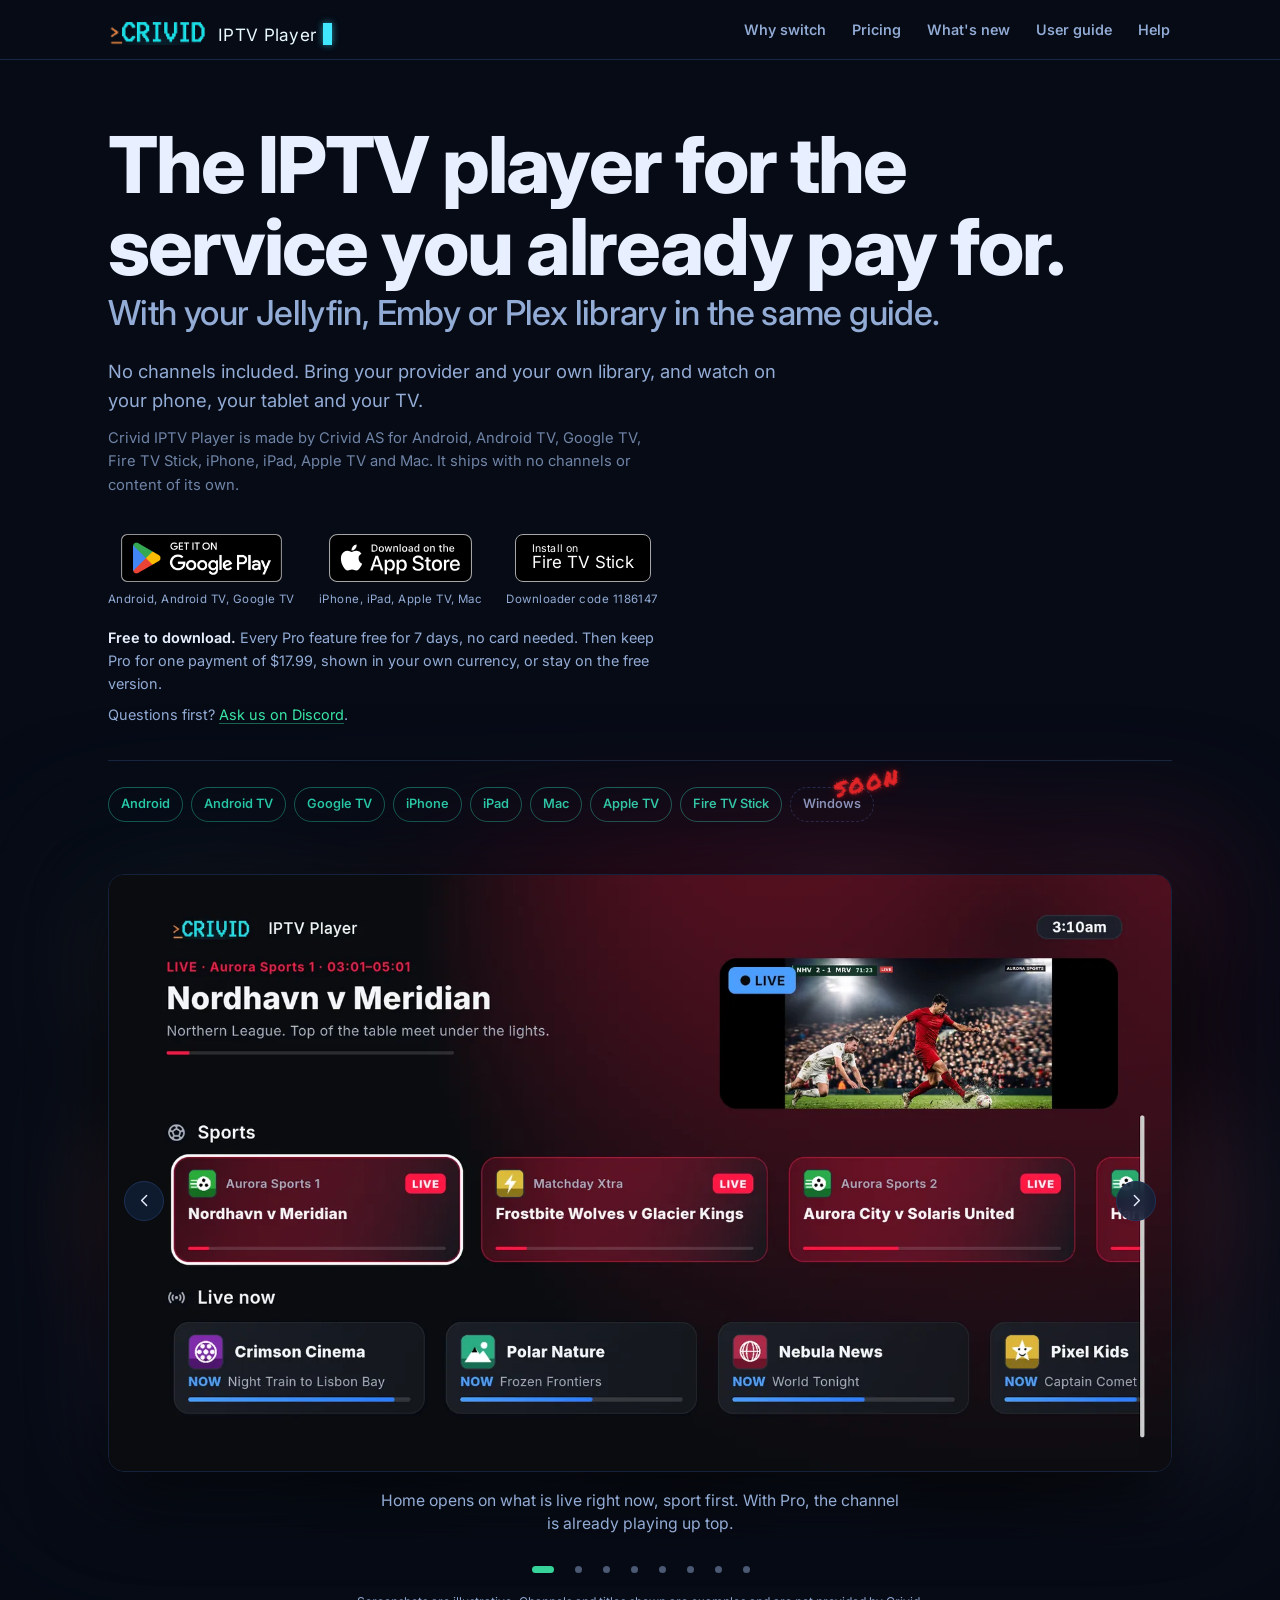
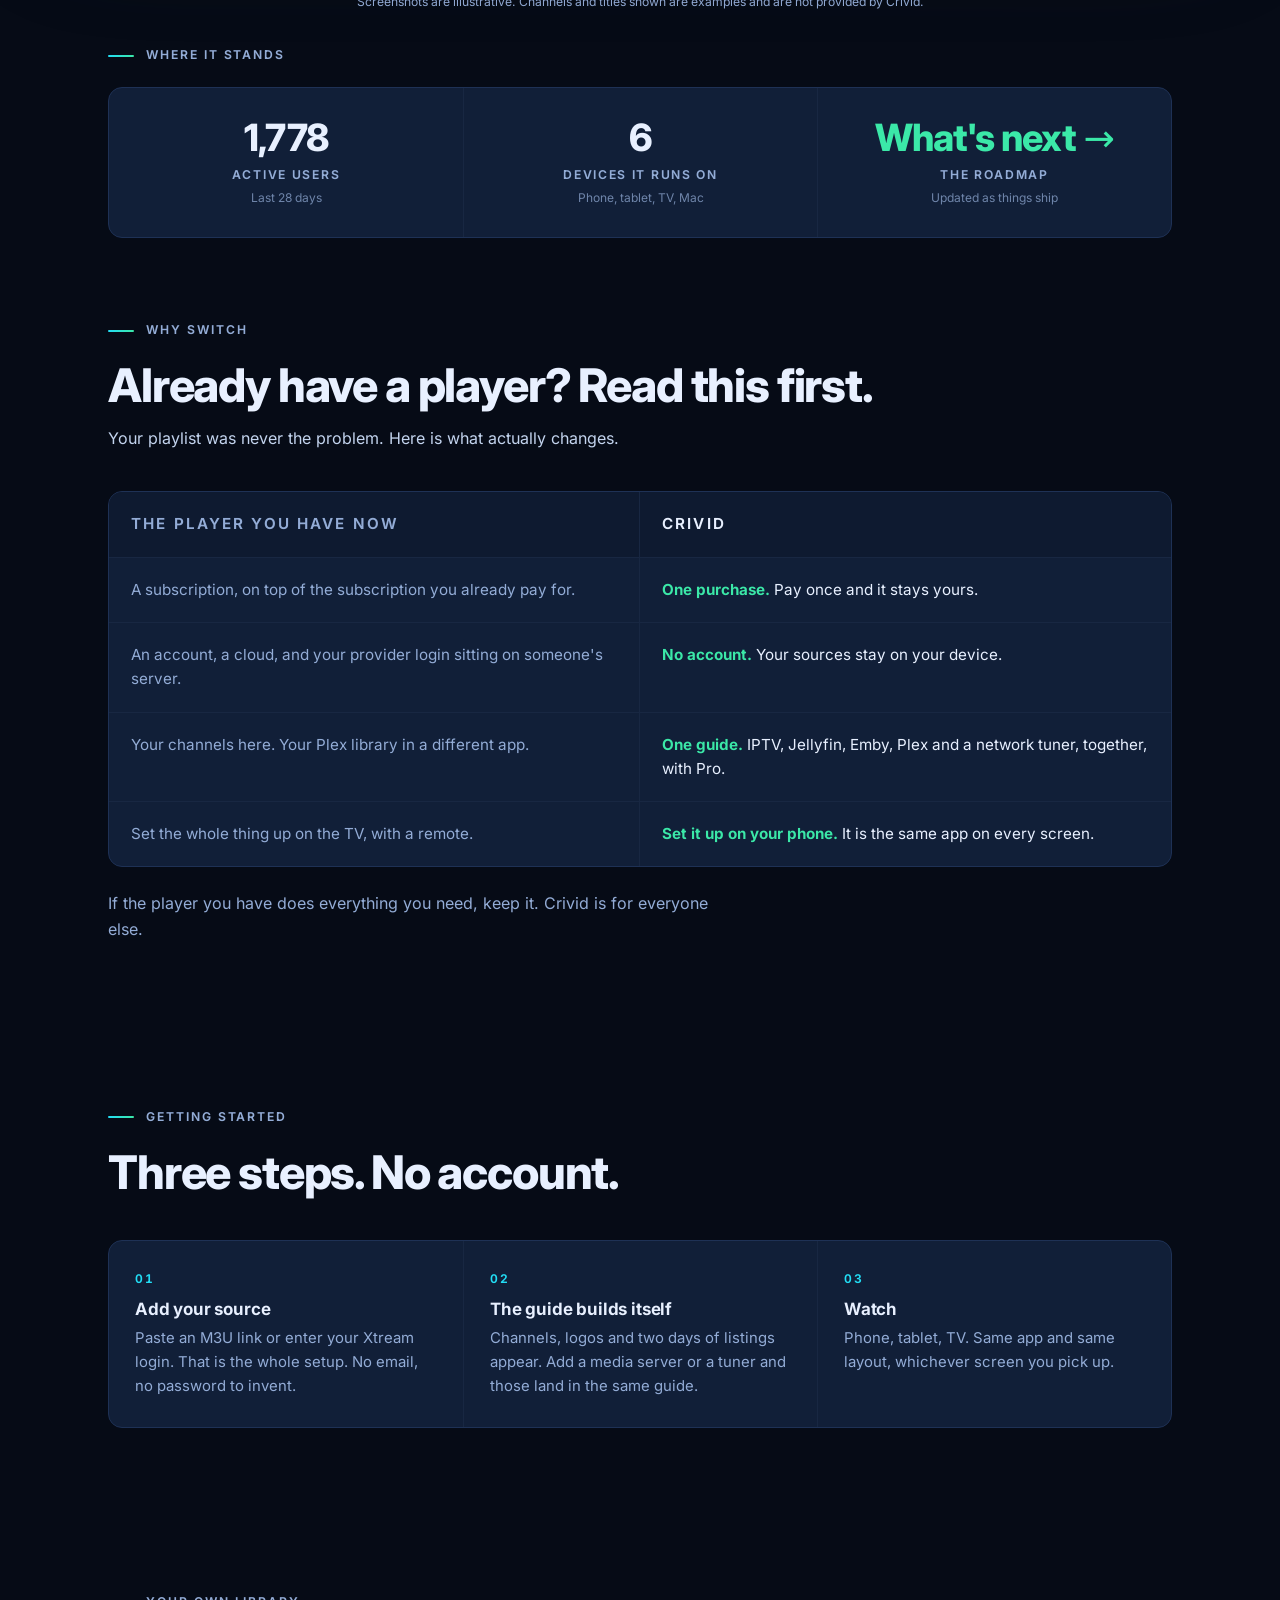
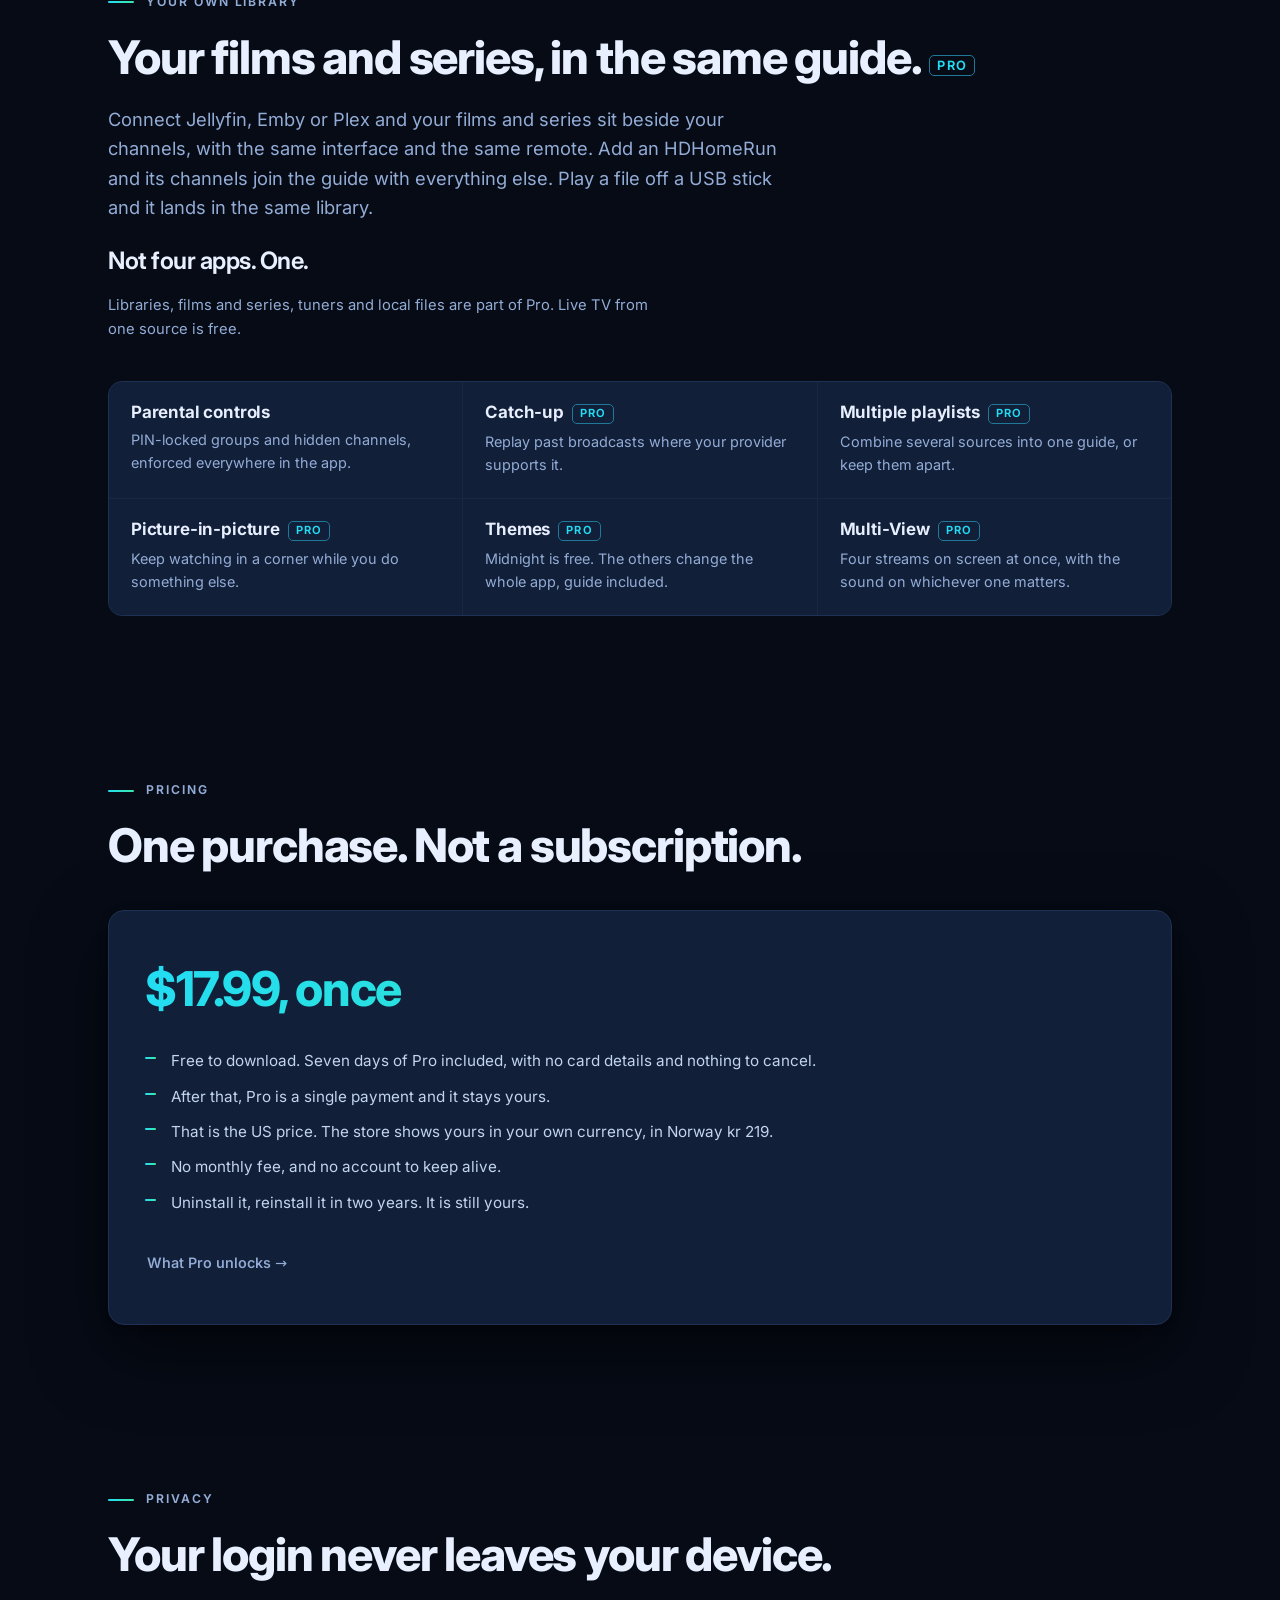
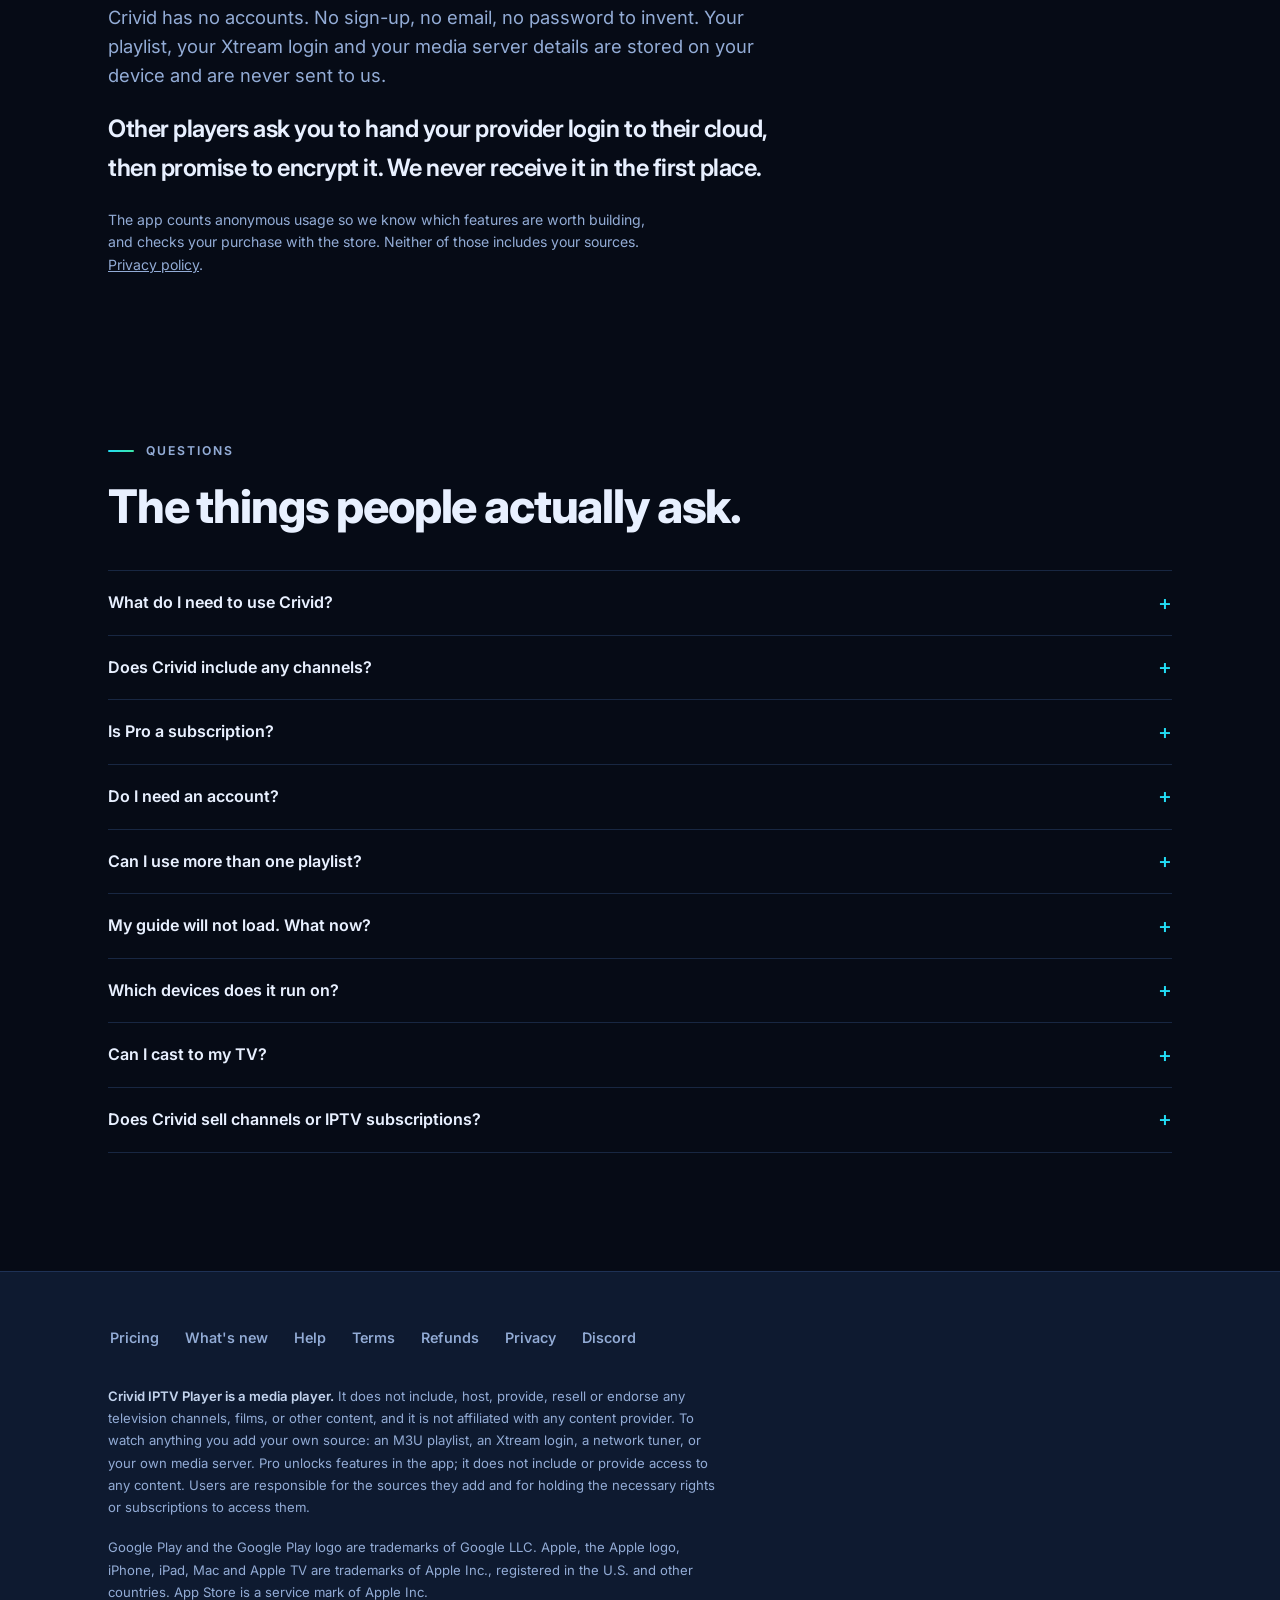
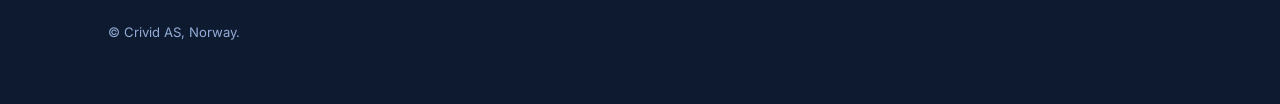
<file: index.html>
<!doctype html>
<html lang="en">
<head>
<meta charset="utf-8">
<meta name="viewport" content="width=device-width, initial-scale=1">
<title>Crivid IPTV Player: your IPTV, Jellyfin, Emby and Plex in one guide</title>
<meta name="description" content="A media player for the IPTV service you already pay for, with your Jellyfin, Emby or Plex library in the same guide. Free to download, Pro is a one-time purchase. No subscription, no account. Android, Android TV, Google TV, iPhone, iPad, Apple TV and Mac.">
<link rel="canonical" href="https://crividplayer.com/">
<link rel="icon" href="img/icon-32.png" sizes="32x32">
<link rel="apple-touch-icon" href="img/icon-180.png">
<meta name="theme-color" content="#060B16">
<meta name="color-scheme" content="dark">
<meta property="og:type" content="website">
<meta property="og:url" content="https://crividplayer.com/">
<meta property="og:site_name" content="Crivid IPTV Player">
<meta property="og:title" content="Crivid IPTV Player: your IPTV, Jellyfin, Emby and Plex in one guide">
<meta property="og:description" content="Your IPTV subscription and your Jellyfin, Emby or Plex library, in the same guide. Free to download, Pro is a one-time purchase. No account. Android, Android TV, Google TV, iPhone, iPad, Apple TV and Mac.">
<meta property="og:image" content="https://crividplayer.com/img/shots/shot_multiview-r3.jpg">
<meta property="og:image:width" content="1600">
<meta property="og:image:height" content="900">
<meta name="twitter:card" content="summary_large_image">
<link rel="preload" href="fonts/inter-var.woff2?v=202608170109" as="font" type="font/woff2" crossorigin>
<link rel="stylesheet" href="page.css?v=202609300100">
<script type="application/ld+json">
{
  "@context": "https://schema.org",
  "@graph": [
    {
      "@type": "SoftwareApplication",
      "name": "Crivid IPTV Player",
      "applicationCategory": "MultimediaApplication",
      "operatingSystem": "Android 7.0+, Android TV, iOS 15.0+, iPadOS 15.0+, tvOS 17.0+, macOS 12.0+",
      "url": "https://crividplayer.com/",
      "dateModified": "2026-09-26",
      "sameAs": [
        "https://play.google.com/store/apps/details?id=com.crivid.iptvplayer",
        "https://apps.apple.com/app/id6783083716",
        "https://discord.gg/jTUG8FNECK"
      ],
      "downloadUrl": [
        "https://play.google.com/store/apps/details?id=com.crivid.iptvplayer",
        "https://apps.apple.com/app/id6783083716"
      ],
      "installUrl": [
        "https://play.google.com/store/apps/details?id=com.crivid.iptvplayer",
        "https://apps.apple.com/app/id6783083716"
      ],
      "image": "https://crividplayer.com/img/icon.png",
      "screenshot": [
        "https://crividplayer.com/img/shots/shot_home.jpg",
        "https://crividplayer.com/img/shots/shot_guide-r3.jpg",
        "https://crividplayer.com/img/shots/shot_multiview-r3.jpg",
        "https://crividplayer.com/img/shots/shot_library-r3.jpg",
        "https://crividplayer.com/img/shots/shot_live-r3.jpg"
      ],
      "description": "A media player for the IPTV service you already subscribe to, with your Jellyfin, Emby or Plex library alongside it. Full TV guide, Multi-View, catch-up, HDHomeRun tuners and local files. Ships no channels or content of its own. You add your own source.",
      "featureList": [
        "TV guide (EPG) from your own XMLTV source",
        "Jellyfin, Emby and Plex libraries",
        "Multi-View, up to four streams at once",
        "Catch-up and replay",
        "Multiple playlists combined into one guide",
        "HDHomeRun network tuners",
        "Local and USB video files",
        "Parental controls with PIN-locked groups",
        "Picture-in-picture",
        "Colour themes across the whole app"
      ],
      "offers": {
        "@type": "Offer",
        "price": "0",
        "priceCurrency": "USD",
        "description": "Free to install. Pro is an optional one-time purchase, not a subscription."
      },
      "author": {
        "@id": "https://crividplayer.com/#organization"
      },
      "publisher": {
        "@id": "https://crividplayer.com/#organization"
      }
    },
    {
      "@type": "Organization",
      "@id": "https://crividplayer.com/#organization",
      "name": "Crivid AS",
      "url": "https://crivid.com/",
      "logo": "https://crividplayer.com/img/icon.png",
      "identifier": {
        "@type": "PropertyValue",
        "propertyID": "NO:ORGNR",
        "name": "Norwegian Organisation Number (Bronnoysundregistrene)",
        "value": "937 567 308"
      },
      "address": {
        "@type": "PostalAddress",
        "streetAddress": "Furuhaugvegen 21",
        "postalCode": "7549",
        "addressLocality": "Tanem",
        "addressCountry": "NO"
      }
    },
    {
      "@type": "FAQPage",
      "@id": "https://crividplayer.com/#faq",
      "mainEntity": [
        {
          "@type": "Question",
          "name": "What do I need to use Crivid?",
          "acceptedAnswer": {
            "@type": "Answer",
            "text": "A source you already have: an M3U playlist or an Xtream login from your provider, a media server such as Jellyfin, Emby or Plex, an HDHomeRun tuner, or video files on the device. Crivid plays what you bring."
          }
        },
        {
          "@type": "Question",
          "name": "Does Crivid include any channels?",
          "acceptedAnswer": {
            "@type": "Answer",
            "text": "No. Crivid is a player and nothing else. It does not include, host, provide or resell any channels, films or streams. You add your own source and you are responsible for holding the rights or subscription to access it."
          }
        },
        {
          "@type": "Question",
          "name": "Is Pro a subscription?",
          "acceptedAnswer": {
            "@type": "Answer",
            "text": "No. Pro is a one-time purchase. Seven days are included free with no card details, and after that a single payment unlocks it for good."
          }
        },
        {
          "@type": "Question",
          "name": "Do I need an account?",
          "acceptedAnswer": {
            "@type": "Answer",
            "text": "No. There is no sign-up, no email and no password. Everything lives on your device."
          }
        },
        {
          "@type": "Question",
          "name": "Does Crivid sell channels or IPTV subscriptions?",
          "acceptedAnswer": {
            "@type": "Answer",
            "text": "Never. Crivid AS makes the player and nothing else. Anyone offering Crivid IPTV with channels or a subscription is not us."
          }
        },
        {
          "@type": "Question",
          "name": "Can I use more than one playlist?",
          "acceptedAnswer": {
            "@type": "Answer",
            "text": "Yes, with Pro. Combine several sources into one guide, or keep them apart. Hiding and organising are remembered per playlist."
          }
        },
        {
          "@type": "Question",
          "name": "My guide will not load. What now?",
          "acceptedAnswer": {
            "@type": "Answer",
            "text": "Some providers send a very large guide. Make sure the app is up to date, since recent versions handle much larger guides. If yours stays empty, check the guide link your provider gave you, or ask us on Discord and we will look at it with you."
          }
        }
      ]
    }
  ]
}
</script>
  <script defer src="https://stats.pokereyetd.com/script.js" data-website-id="1200125e-047b-4952-bb63-b91e23392a55" data-domains="crividplayer.com"></script>
</head>
<body>
<div class="page">

<header class="top"><div class="wrap">
  <a class="brandmark" href="/" aria-label="Crivid IPTV Player home"><img src="/img/wordmark.png" alt="Crivid" width="229" height="68"><span class="brand-sub">IPTV Player</span><span class="caret" aria-hidden="true"></span></a>
  <nav class="nav">
    <a class="nav-link" href="#why">Why switch</a>
    <a class="nav-link" href="/pricing">Pricing</a>
    <a class="nav-link" href="/roadmap">What&#39;s new</a>
    <a class="nav-link" href="/guide">User guide</a>
    <a class="nav-link" href="/help">Help</a>
  </nav>
</div></header>

<main>

<section class="hero"><div class="wrap">
  <h1>The IPTV player for the service you already pay for.
    <span class="second">With your Jellyfin, Emby or Plex library in the same guide.</span></h1>
  <p class="lede">No channels included. Bring your provider and your own library, and watch on your phone, your tablet and your TV.</p>
  <p class="define">Crivid IPTV Player is made by Crivid AS for Android, Android TV, Google TV, Fire TV Stick, iPhone, iPad, Apple TV and Mac. It ships with no channels or content of its own.</p>

  <div class="cta">
    <div class="badges">
      <div class="badge"><a href="https://play.google.com/store/apps/details?id=com.crivid.iptvplayer"><img src="img/badge-google-play.png" width="161" height="48" alt="Get it on Google Play"></a><small>Android, Android TV, Google TV</small></div>
      <div class="badge"><a href="https://apps.apple.com/app/id6783083716"><img src="img/badge-app-store.svg" width="144" height="48" alt="Download on the App Store"></a><small>iPhone, iPad, Apple TV, Mac</small></div>
      <div class="badge"><a class="fire-badge" href="/firestick"><span class="fb-small">Install on</span><span class="fb-big">Fire TV Stick</span></a><small>Downloader code 1186147</small></div>
    </div>
  </div>
  <p class="fineprint"><b>Free to download.</b> Every Pro feature free for 7 days, no card needed. Then keep Pro for one payment of $17.99, shown in your own currency, or stay on the free version.</p>
  <p class="community">Questions first? <a href="https://discord.gg/jTUG8FNECK" target="_blank" rel="noopener">Ask us on Discord</a>.</p>

  <!-- Plattformraden er en PÅSTAND og må måles mot butikkene før hver publisering.
       Målt 2026-08-19 (kveld): Android, Android TV, iPhone, iPad og Mac serveres.
       Apple TV ER NÅ LIVE: iTunes-oppslag med entity=tvSoftware gir 1.1.19 i
       alle ti land (no/us/gb/de/se/dk/nl/fr/ca/au), bekreftet over flere runder
       av serveringsvakta — ikke ett øyeblikksbilde, som er kravet fordi Apples
       lookup flagrer mellom kall under utrulling.
       Windows er fortsatt ikke sendt inn. -->
  <div class="platforms">
    <svg width="0" height="0" style="position:absolute" aria-hidden="true" focusable="false"><filter id="spray"><feTurbulence type="fractalNoise" baseFrequency="1.1" numOctaves="2" seed="7" result="n"/><feDisplacementMap in="SourceGraphic" in2="n" scale="2.6"/></filter></svg>
    <span class="chip live">Android</span>
    <span class="chip live">Android TV</span>
    <span class="chip live">Google TV</span>
    <span class="chip live">iPhone</span>
    <span class="chip live">iPad</span>
    <span class="chip live">Mac</span>
    <span class="chip live">Apple TV</span>
    <a class="chip live" href="/firestick">Fire TV Stick</a>
    <span class="chip soon">Windows</span>
  </div>

  <div class="slider">
    <div class="stage">
    <div class="glow" aria-hidden="true"><img src="img/shots/shot_home.webp" alt="" class="on" fetchpriority="high" width="1600" height="900"><img data-src="img/shots/shot_customize.webp" alt="" width="1600" height="900"><img data-src="img/shots/shot_guide-r3.webp" alt="" width="1600" height="900"><img data-src="img/shots/shot_multiview-r3.webp" alt="" width="1600" height="900"><img data-src="img/shots/shot_library-r3.webp" alt="" width="1600" height="900"><img data-src="img/shots/shot_live-r3.webp" alt="" width="1600" height="900"><img data-src="img/shots/shot_history-r3.webp" alt="" width="1600" height="900"><img data-src="img/shots/shot_themes-r3.webp" alt="" width="1600" height="900"></div>
    <div class="frame"><img src="img/shots/shot_home.webp" fetchpriority="high" alt="Home opens on what is live right now, sport first. With Pro, the channel is already playing up top." class="on" width="1600" height="900"><img data-src="img/shots/shot_customize.webp" alt="Make Home yours. Pick the rows, and put the sports and leagues you follow first." width="1600" height="900"><img data-src="img/shots/shot_guide-r3.webp" alt="A guide built to be read. Now and next on every channel, with the live line marking where you are." width="1600" height="900"><img data-src="img/shots/shot_multiview-r3.webp" alt="Four streams, one screen. Multi-View runs four live channels at once." width="1600" height="900"><img data-src="img/shots/shot_library-r3.webp" alt="Your movie library on the big screen, sorted by genre." width="1600" height="900"><img data-src="img/shots/shot_live-r3.webp" alt="Live TV full screen, with the channel and what is coming up next." width="1600" height="900"><img data-src="img/shots/shot_history-r3.webp" alt="Watch history. Everything you watched, ready to pick up again." width="1600" height="900"><img data-src="img/shots/shot_themes-r3.webp" alt="Themes, clock format and guide text size, so the app reads the way you want it." width="1600" height="900"></div>
  </div>
  <div class="caps"><p class="cap on">Home opens on what is live right now, sport first. With Pro, the channel is already playing up top.</p><p class="cap">Make Home yours. Pick the rows, and put the sports and leagues you follow first.</p><p class="cap">A guide built to be read. Now and next on every channel, with the live line marking where you are.</p><p class="cap">Four streams, one screen. Multi-View runs four live channels at once.</p><p class="cap">Your movie library on the big screen, sorted by genre.</p><p class="cap">Live TV full screen, with the channel and what is coming up next.</p><p class="cap">Watch history. Everything you watched, ready to pick up again.</p><p class="cap">Themes, clock format and guide text size, so the app reads the way you want it.</p></div>
    <div class="controls">
      <button class="arrow prev" type="button" aria-label="Previous screenshot"><svg viewBox="0 0 24 24"><path d="m15 5-7 7 7 7"/></svg></button>
      <div class="dots"><button type="button" aria-label="Screenshot 1" aria-current="true"></button><button type="button" aria-label="Screenshot 2"></button><button type="button" aria-label="Screenshot 3"></button><button type="button" aria-label="Screenshot 4"></button><button type="button" aria-label="Screenshot 5"></button><button type="button" aria-label="Screenshot 6"></button><button type="button" aria-label="Screenshot 7"></button><button type="button" aria-label="Screenshot 8"></button></div>
      <button class="arrow next" type="button" aria-label="Next screenshot"><svg viewBox="0 0 24 24"><path d="m9 5 7 7-7 7"/></svg></button>
    </div>
    <p class="shot-note">Screenshots are illustrative. Channels and titles shown are examples and are not provided by Crivid.</p>
  </div>
</div></section>

<section class="stats-sec"><div class="wrap">
  <div class="eyebrow">Where it stands</div>
  <div class="stats">
    <div class="stat"><span class="n" id="stat-users">1,203</span><div class="l">Active users</div><div class="s">Last 28 days</div></div>
    <div class="stat"><span class="n">6</span><div class="l">Devices it runs on</div><div class="s">Phone, tablet, TV, Mac</div></div>
    <div class="stat"><span class="n"><a href="/roadmap">What&#39;s next &rarr;</a></span><div class="l">The roadmap</div><div class="s">Updated as things ship</div></div>
  </div>
</div></section>


<section id="why"><div class="wrap">
  <div class="eyebrow">Why switch</div>
  <h2>Already have a player? Read this first.</h2>
  <p>Your playlist was never the problem. Here is what actually changes.</p>

  <div class="ledger">
    <div class="lrow"><div class="them lhead">The player you have now</div><div class="us lhead">Crivid</div></div>
    <div class="lrow">
      <div class="them">A subscription, on top of the subscription you already pay for.</div>
      <div class="us"><b>One purchase.</b> Pay once and it stays yours.</div>
    </div>
    <div class="lrow">
      <div class="them">An account, a cloud, and your provider login sitting on someone's server.</div>
      <div class="us"><b>No account.</b> Your sources stay on your device.</div>
    </div>
    <div class="lrow">
      <div class="them">Your channels here. Your Plex library in a different app.</div>
      <div class="us"><b>One guide.</b> IPTV, Jellyfin, Emby, Plex and a network tuner, together, with Pro.</div>
    </div>
    <div class="lrow">
      <div class="them">Set the whole thing up on the TV, with a remote.</div>
      <div class="us"><b>Set it up on your phone.</b> It is the same app on every screen.</div>
    </div>
  </div>
  <p style="margin-top:24px;color:var(--muted)">If the player you have does everything you need, keep it. Crivid is for everyone else.</p>
</div></section>

<section><div class="wrap">
  <div class="eyebrow">Getting started</div>
  <h2>Three steps. No account.</h2>
  <div class="steps">
    <div class="step">
      <div class="n">01</div><h3>Add your source</h3>
      <p>Paste an M3U link or enter your Xtream login. That is the whole setup. No email, no password to invent.</p>
    </div>
    <div class="step">
      <div class="n">02</div><h3>The guide builds itself</h3>
      <p>Channels, logos and two days of listings appear. Add a media server or a tuner and those land in the same guide.</p>
    </div>
    <div class="step">
      <div class="n">03</div><h3>Watch</h3>
      <p>Phone, tablet, TV. Same app and same layout, whichever screen you pick up.</p>
    </div>
  </div>
</div></section>

<section id="features"><div class="wrap">
  <div class="eyebrow">Your own library</div>
  <h2>Your films and series, in the same guide.<span class="pro-tag">PRO</span></h2>
  <p class="lede">Connect Jellyfin, Emby or Plex and your films and series sit beside your channels, with the same interface and the same remote. Add an HDHomeRun and its channels join the guide with everything else. Play a file off a USB stick and it lands in the same library.</p>
  <p class="punch">Not four apps. One.</p>
  <p class="pro-note">Libraries, films and series, tuners and local files are part of Pro. Live TV from one source is free.</p>

  <div class="more">
    <div><h3>Parental controls</h3><p>PIN-locked groups and hidden channels, enforced everywhere in the app.</p></div>
    <div><h3>Catch-up<span class="pro-tag">PRO</span></h3><p>Replay past broadcasts where your provider supports it.</p></div>
    <div><h3>Multiple playlists<span class="pro-tag">PRO</span></h3><p>Combine several sources into one guide, or keep them apart.</p></div>
    <div><h3>Picture-in-picture<span class="pro-tag">PRO</span></h3><p>Keep watching in a corner while you do something else.</p></div>
    <div><h3>Themes<span class="pro-tag">PRO</span></h3><p>Midnight is free. The others change the whole app, guide included.</p></div>
    <div><h3>Multi-View<span class="pro-tag">PRO</span></h3><p>Four streams on screen at once, with the sound on whichever one matters.</p></div>
  </div>
</div></section>

<section><div class="wrap">
  <div class="eyebrow">Pricing</div>
  <h2>One purchase. Not a subscription.</h2>
  <div class="panel">
    <div class="price">$17.99, once</div>
    <ul class="plist">
      <li>Free to download. Seven days of Pro included, with no card details and nothing to cancel.</li>
      <li>After that, Pro is a single payment and it stays yours.</li>
      <li>That is the US price. The store shows yours in your own currency, in Norway kr 219.</li>
      <li>No monthly fee, and no account to keep alive.</li>
      <li>Uninstall it, reinstall it in two years. It is still yours.</li>
    </ul>
    <p style="margin-top:26px"><a class="nav-link" href="/pricing">What Pro unlocks →</a></p>
  </div>
</div></section>

<section><div class="wrap">
  <div class="eyebrow">Privacy</div>
  <h2>Your login never leaves your device.</h2>
  <p class="lede">Crivid has no accounts. No sign-up, no email, no password to invent. Your playlist, your Xtream login and your media server details are stored on your device and are never sent to us.</p>
  <p class="punch">Other players ask you to hand your provider login to their cloud, then promise to encrypt it. We never receive it in the first place.</p>
  <!-- Faktasjekket mot koden 2026-08-17: analytics logger kun enum-verdier
       (source, via, reason, action, found, platform). Ingen URL, vert, brukernavn
       eller spillelistedata forlater enheten. Derfor er formuleringen «aldri sendt
       til oss» presis — mens «vi har ingen server» ville vært usant. -->
  <p style="margin-top:22px;font-size:.88rem;color:var(--muted);max-width:60ch">The app counts anonymous usage so we know which features are worth building, and checks your purchase with the store. Neither of those includes your sources. <a href="/privacy">Privacy policy</a>.</p>
</div></section>

<section><div class="wrap">
  <div class="eyebrow">Questions</div>
  <h2>The things people actually ask.</h2>
  <div class="faq">
    <details><summary>What do I need to use Crivid?</summary><p>A source you already have: an M3U playlist or an Xtream login from your provider, a media server such as Jellyfin, Emby or Plex, an HDHomeRun tuner, or video files on the device. Crivid plays what you bring.</p></details>
    <details><summary>Does Crivid include any channels?</summary><p>No. Crivid is a player and nothing else. It does not include, host, provide or resell any channels, films or streams. You add your own source and you are responsible for holding the rights or subscription to access it.</p></details>
    <details><summary>Is Pro a subscription?</summary><p>No. Pro is a one-time purchase. Seven days are included free with no card details, and after that a single payment unlocks it for good.</p></details>
    <details><summary>Do I need an account?</summary><p>No. There is no sign-up, no email and no password. Everything lives on your device.</p></details>
    <details><summary>Can I use more than one playlist?</summary><p>Yes, with Pro. Combine several sources into one guide, or keep them apart. Hiding and organising are remembered per playlist.</p></details>
    <details><summary>My guide will not load. What now?</summary><p>Some providers send a very large guide. Make sure the app is up to date, since recent versions handle much larger guides. If yours stays empty, check the guide link your provider gave you, or ask us on <a href="https://discord.gg/jTUG8FNECK">Discord</a> and we will look at it with you. There is more in <a href="/help#guide">Help</a>.</p></details>
    <details><summary>Which devices does it run on?</summary><p>Android phones and tablets, Android TV and Google TV from Google Play. iPhone, iPad, Apple TV and Mac from the App Store. Fire TV Stick installs straight from this website, see the <a href="/firestick">Fire TV Stick guide</a>. Windows is in progress.</p></details>
    <details><summary>Can I cast to my TV?</summary><p>Not with Chromecast, and AirPlay carries sound only for now. Install Crivid on the TV itself instead: it is the same app on every screen. See what is <a href="/roadmap">planned and not planned</a>.</p></details>
    <details><summary>Does Crivid sell channels or IPTV subscriptions?</summary><p>Never. Crivid AS makes the player and nothing else. Anyone offering Crivid IPTV with channels or a subscription is not us.</p></details>
  </div>
</div></section>

</main>

<footer><div class="wrap">
  <nav class="foot-nav">
    <a href="/pricing">Pricing</a>
    <a href="/roadmap">What&#39;s new</a>
    <a href="/help">Help</a>
    <a href="/terms">Terms</a>
    <a href="/refunds">Refunds</a>
    <a href="/privacy">Privacy</a>
    <a href="https://discord.gg/jTUG8FNECK">Discord</a>
  </nav>
  <p class="legal"><strong>Crivid IPTV Player is a media player.</strong> It does not include, host, provide, resell or endorse any television channels, films, or other content, and it is not affiliated with any content provider. To watch anything you add your own source: an M3U playlist, an Xtream login, a network tuner, or your own media server. Pro unlocks features in the app; it does not include or provide access to any content. Users are responsible for the sources they add and for holding the necessary rights or subscriptions to access them.</p>
  <p class="legal" style="margin-top:18px">Google Play and the Google Play logo are trademarks of Google LLC. Apple, the Apple logo, iPhone, iPad, Mac and Apple TV are trademarks of Apple Inc., registered in the U.S. and other countries. App Store is a service mark of Apple Inc.</p>
  <p class="legal" style="margin-top:18px">© Crivid AS, Norway.</p>
</div></footer>

</div>
<script>
(function(){
  var frame=document.querySelector('.frame'); if(!frame) return;
  var imgs=frame.querySelectorAll('img'), dots=document.querySelectorAll('.dots button');
  // Glodelaget og bildeteksten folger SAMME indeks som bildet. Hadde de blitt
  // styrt hver for seg, ville de sklidd fra hverandre ved raske klikk.
  var glow=document.querySelectorAll('.glow img'), caps=document.querySelectorAll('.cap');
  var i=0,timer=null,still=window.matchMedia('(prefers-reduced-motion: reduce)').matches;
  // Bare foerste bilde lastes med siden. Resten har data-src og hentes naar
  // siden er ferdig, saa telefonen ikke laster seks bilder foer foerste vises
  // (gjennomgang 26.09: 474 KB paa en gang). Klikkes det foer det, hentes
  // bildet der og da.
  function load(el){ var d=el.getAttribute('data-src'); if(d){ el.src=d; el.removeAttribute('data-src'); } }
  function loadAll(){ imgs.forEach(load); glow.forEach(load); }
  if(document.readyState==='complete') loadAll(); else window.addEventListener('load',loadAll);
  function go(n){ i=(n+imgs.length)%imgs.length;
    load(imgs[i]); load(glow[i]);
    imgs.forEach(function(el,k){el.classList.toggle('on',k===i);});
    glow.forEach(function(el,k){el.classList.toggle('on',k===i);});
    // Skjermlesere skal hoere bildet og teksten som vises, ikke alle seks.
    caps.forEach(function(el,k){el.classList.toggle('on',k===i); el.setAttribute('aria-hidden',k===i?'false':'true');});
    imgs.forEach(function(el,k){el.setAttribute('aria-hidden',k===i?'false':'true');});
    dots.forEach(function(el,k){ if(k===i) el.setAttribute('aria-current','true'); else el.removeAttribute('aria-current'); }); }
  function start(){ if(still) return; stop(); timer=setInterval(function(){go(i+1);},4500); }
  function stop(){ if(timer) clearInterval(timer); timer=null; }
  document.querySelector('.arrow.next').addEventListener('click',function(){go(i+1);start();});
  document.querySelector('.arrow.prev').addEventListener('click',function(){go(i-1);start();});
  dots.forEach(function(el,k){el.addEventListener('click',function(){go(k);start();});});
  var s=document.querySelector('.slider');
  s.addEventListener('mouseenter',stop); s.addEventListener('mouseleave',start);
  s.addEventListener('focusin',stop); s.addEventListener('focusout',start);
  go(0);
  start();
})();
</script>

<script>
/* Tallet i stripa. stats.json skrives av en jobb paa MothBot en gang i doegnet.
   Feiler hentingen, staar tallet i HTML-en igjen — en side som viser et litt
   gammelt tall er bedre enn en som viser en tom rute. */
fetch('/stats.json').then(function(r){ return r.ok ? r.json() : null; })
  .then(function(d){
    if (!d || typeof d.active_users !== 'number') return;
    var el = document.getElementById('stat-users');
    if (el) el.textContent = d.active_users.toLocaleString('en-US');
  }).catch(function(){});
</script>
<script src="store-links.js"></script>
</body>
</html>
</file>
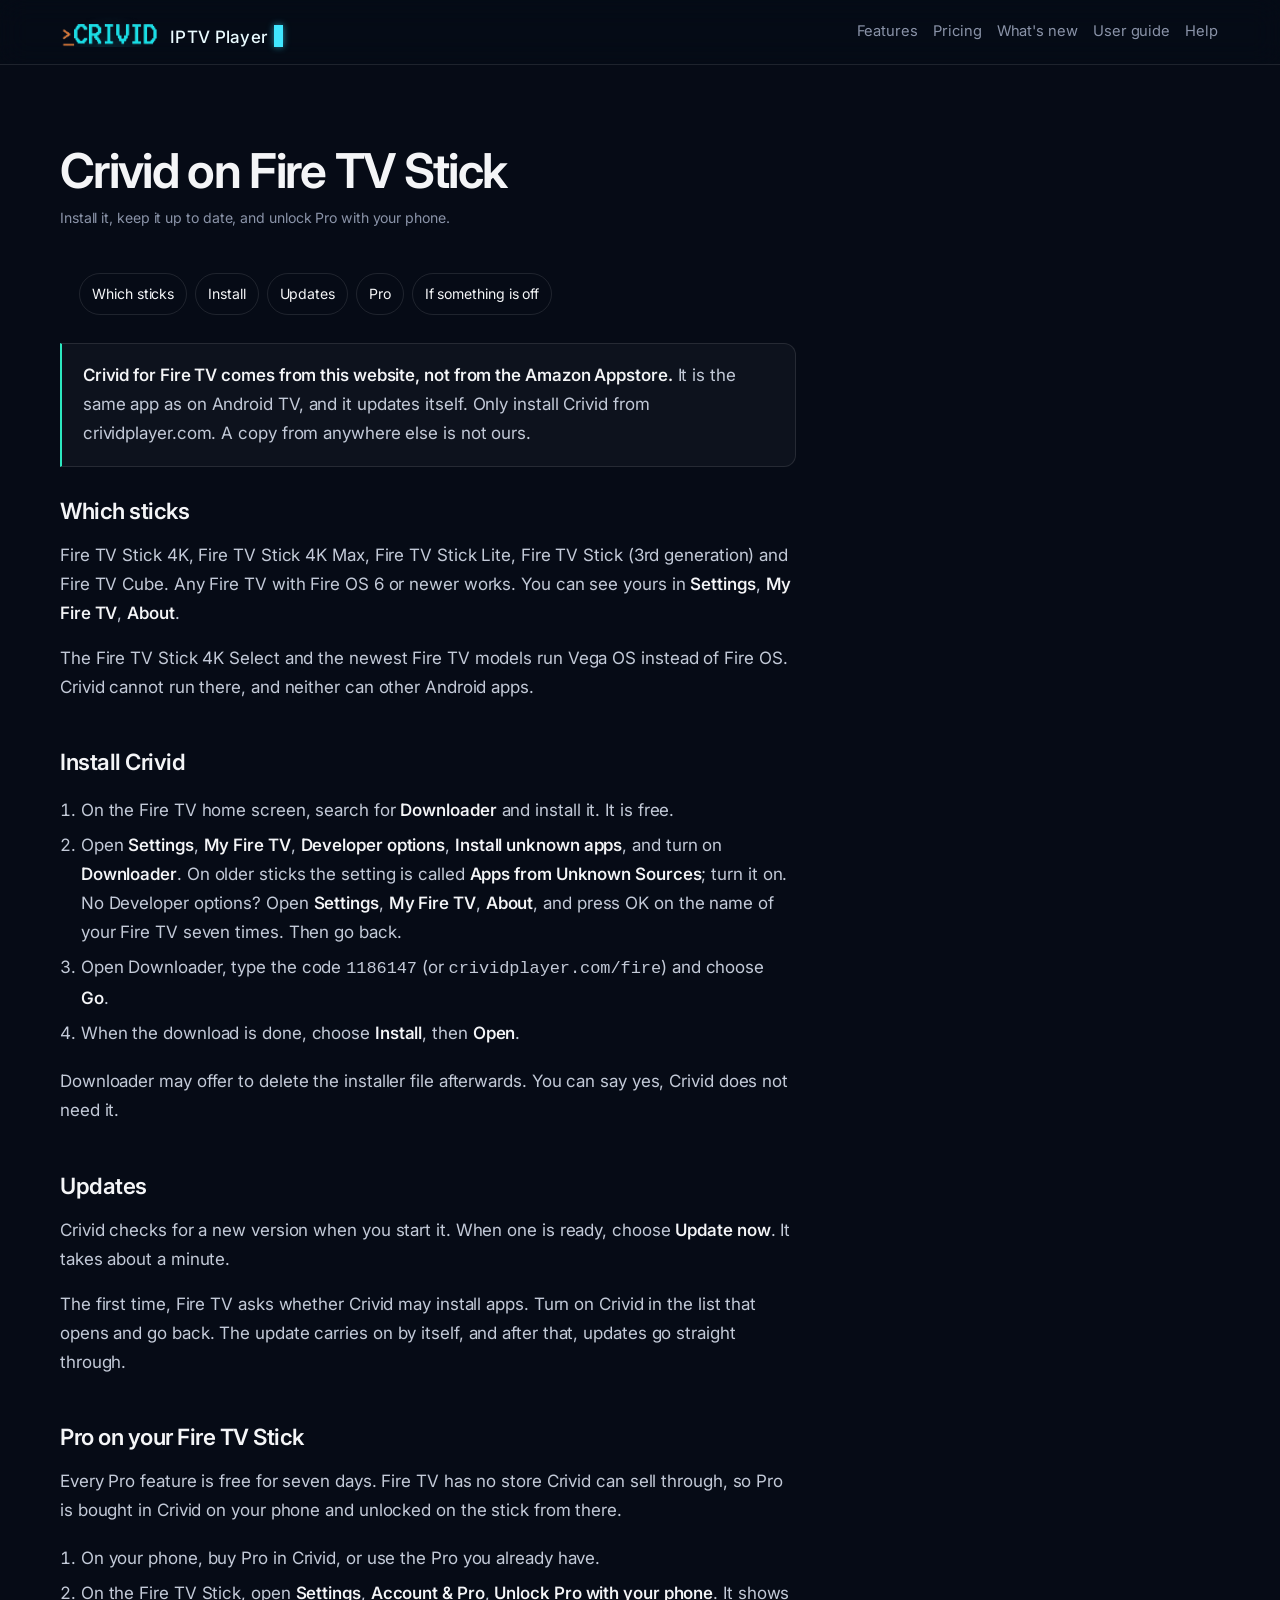
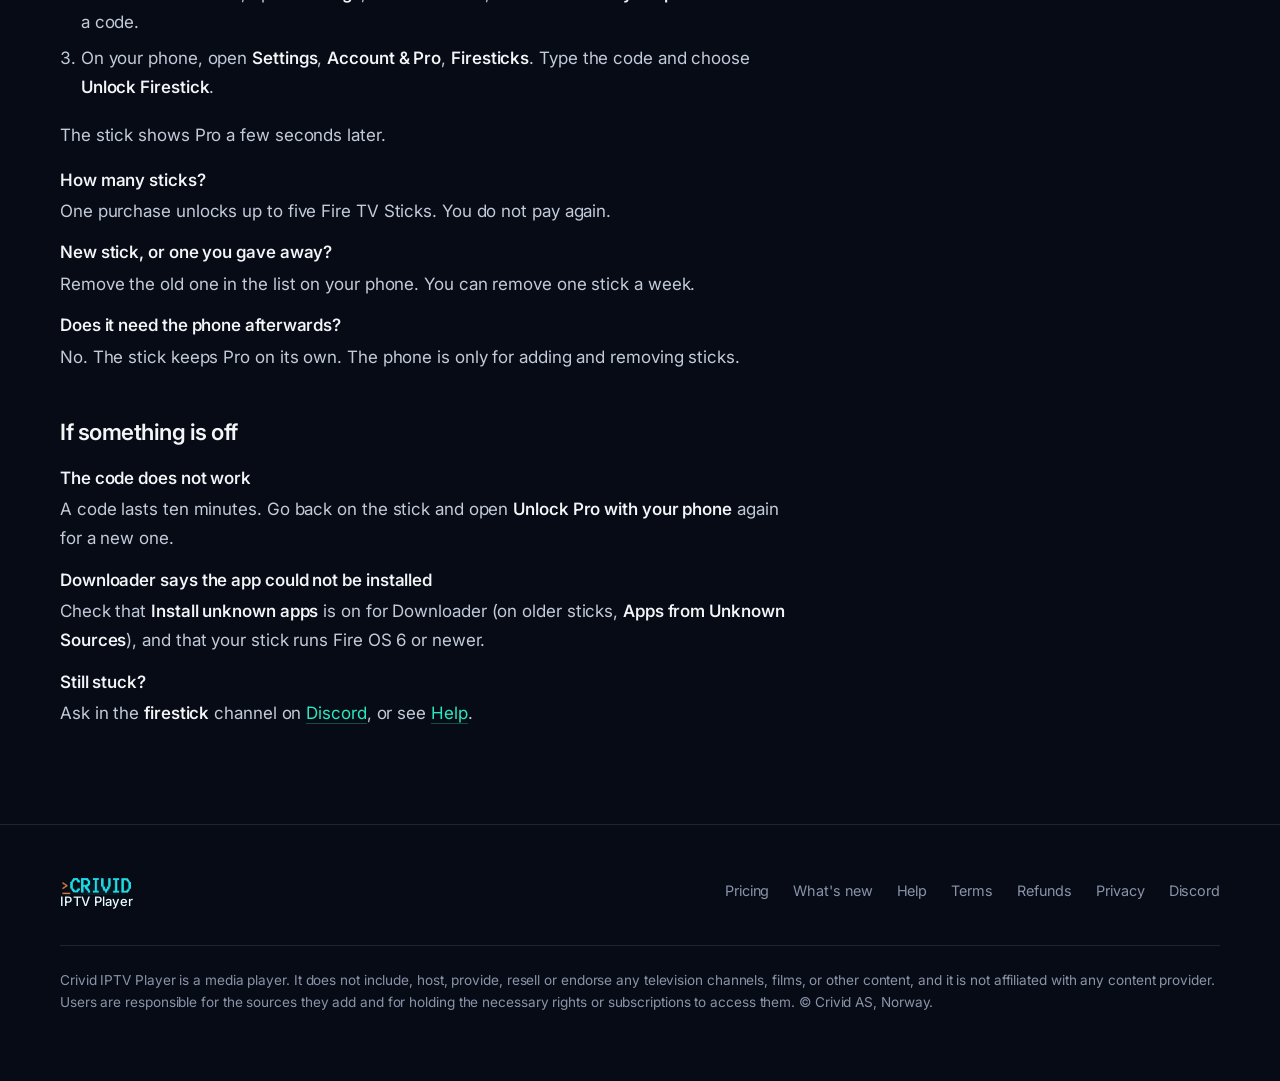
<file: firestick.html>
<!doctype html>
<html lang="en">
<head>
<meta charset="utf-8">
<meta name="viewport" content="width=device-width, initial-scale=1">
<title>Fire TV Stick | Crivid IPTV Player</title>
<meta name="description" content="Install Crivid IPTV Player on a Fire TV Stick with Downloader, keep it updated, and unlock Pro with your phone.">
<link rel="canonical" href="https://crividplayer.com/firestick">
<link rel="icon" href="/img/icon-32.png" sizes="32x32">
<link rel="apple-touch-icon" href="/img/icon-180.png">
<meta name="theme-color" content="#060B16">
<meta name="color-scheme" content="dark">
<meta property="og:type" content="website">
<meta property="og:url" content="https://crividplayer.com/firestick">
<meta property="og:site_name" content="Crivid IPTV Player">
<meta property="og:title" content="Fire TV Stick | Crivid IPTV Player">
<meta property="og:description" content="Install Crivid IPTV Player on a Fire TV Stick with Downloader, keep it updated, and unlock Pro with your phone.">
<meta property="og:image" content="https://crividplayer.com/img/shots/shot_multiview-r3.jpg">
<meta property="og:image:width" content="1600">
<meta property="og:image:height" content="900">
<meta name="twitter:card" content="summary_large_image">
<link rel="stylesheet" href="/doc.css?v=202609300100">
  <script defer src="https://stats.pokereyetd.com/script.js" data-website-id="1200125e-047b-4952-bb63-b91e23392a55" data-domains="crividplayer.com"></script>
</head>
<body>
<nav><div class="wrap">
  <a class="brandmark" href="/" aria-label="Crivid IPTV Player home"><img src="/img/wordmark.png" alt="Crivid" width="229" height="68"><span class="brand-sub">IPTV Player</span><span class="caret" aria-hidden="true"></span></a><span class="spacer"></span>
  <a class="nav-link" href="/#features">Features</a>
  <a class="nav-link" href="/pricing">Pricing</a>
  <a class="nav-link" href="/roadmap">What&#39;s new</a>
  <a class="nav-link" href="/guide">User guide</a>
  <a class="nav-link" href="/help">Help</a>
</div></nav>

<main><div class="wrap"><div class="doc">
  <h1>Crivid on Fire TV Stick</h1>
  <p class="meta">Install it, keep it up to date, and unlock Pro with your phone.</p>

  <ul class="help-toc">
    <li><a href="#sticks">Which sticks</a></li>
    <li><a href="#install">Install</a></li>
    <li><a href="#updates">Updates</a></li>
    <li><a href="#pro">Pro</a></li>
    <li><a href="#trouble">If something is off</a></li>
  </ul>

  <div class="callout">
    <p><strong>Crivid for Fire TV comes from this website, not from the Amazon Appstore.</strong> It is the same app
    as on Android TV, and it updates itself. Only install Crivid from crividplayer.com. A copy from anywhere else is
    not ours.</p>
  </div>

  <h2 id="sticks">Which sticks</h2>
  <p>Fire TV Stick 4K, Fire TV Stick 4K Max, Fire TV Stick Lite, Fire TV Stick (3rd generation) and Fire TV Cube.
  Any Fire TV with Fire OS 6 or newer works. You can see yours in <strong>Settings</strong>, <strong>My Fire
  TV</strong>, <strong>About</strong>.</p>
  <p>The Fire TV Stick 4K Select and the newest Fire TV models run Vega OS instead of Fire OS. Crivid cannot run
  there, and neither can other Android apps.</p>

  <h2 id="install">Install Crivid</h2>
  <ol>
    <li>On the Fire TV home screen, search for <strong>Downloader</strong> and install it. It is free.</li>
    <li>Open <strong>Settings</strong>, <strong>My Fire TV</strong>, <strong>Developer options</strong>,
    <strong>Install unknown apps</strong>, and turn on <strong>Downloader</strong>. On older sticks the setting is
    called <strong>Apps from Unknown Sources</strong>; turn it on.<br>
    No Developer options? Open <strong>Settings</strong>, <strong>My Fire TV</strong>, <strong>About</strong>, and
    press OK on the name of your Fire TV seven times. Then go back.</li>
    <li>Open Downloader, type the code <code>1186147</code> (or <code>crividplayer.com/fire</code>) and choose <strong>Go</strong>.</li>
    <li>When the download is done, choose <strong>Install</strong>, then <strong>Open</strong>.</li>
  </ol>
  <p>Downloader may offer to delete the installer file afterwards. You can say yes, Crivid does not need it.</p>

  <h2 id="updates">Updates</h2>
  <p>Crivid checks for a new version when you start it. When one is ready, choose <strong>Update now</strong>.
  It takes about a minute.</p>
  <p>The first time, Fire TV asks whether Crivid may install apps. Turn on Crivid in the list that opens and go
  back. The update carries on by itself, and after that, updates go straight through.</p>

  <h2 id="pro">Pro on your Fire TV Stick</h2>
  <p>Every Pro feature is free for seven days. Fire TV has no store Crivid can sell through, so Pro is bought in
  Crivid on your phone and unlocked on the stick from there.</p>
  <ol>
    <li>On your phone, buy Pro in Crivid, or use the Pro you already have.</li>
    <li>On the Fire TV Stick, open <strong>Settings</strong>, <strong>Account &amp; Pro</strong>,
    <strong>Unlock Pro with your phone</strong>. It shows a code.</li>
    <li>On your phone, open <strong>Settings</strong>, <strong>Account &amp; Pro</strong>,
    <strong>Firesticks</strong>. Type the code and choose <strong>Unlock Firestick</strong>.</li>
  </ol>
  <p>The stick shows Pro a few seconds later.</p>
  <dl>
    <dt>How many sticks?</dt>
    <dd>One purchase unlocks up to five Fire TV Sticks. You do not pay again.</dd>
    <dt>New stick, or one you gave away?</dt>
    <dd>Remove the old one in the list on your phone. You can remove one stick a week.</dd>
    <dt>Does it need the phone afterwards?</dt>
    <dd>No. The stick keeps Pro on its own. The phone is only for adding and removing sticks.</dd>
  </dl>

  <h2 id="trouble">If something is off</h2>
  <dl>
    <dt>The code does not work</dt>
    <dd>A code lasts ten minutes. Go back on the stick and open <strong>Unlock Pro with your phone</strong> again
    for a new one.</dd>
    <dt>Downloader says the app could not be installed</dt>
    <dd>Check that <strong>Install unknown apps</strong> is on for Downloader (on older sticks,
    <strong>Apps from Unknown Sources</strong>), and that your stick runs Fire OS 6 or newer.</dd>
    <dt>Still stuck?</dt>
    <dd>Ask in the <strong>firestick</strong> channel on <a href="https://discord.gg/jTUG8FNECK">Discord</a>, or
    see <a href="/help">Help</a>.</dd>
  </dl>
</div></div></main>

<footer><div class="wrap">
  <div class="foot-grid">
    <a class="brandmark" href="/" aria-label="Crivid IPTV Player home"><img src="/img/wordmark.png" alt="Crivid" width="229" height="68"><span class="brand-sub">IPTV Player</span><span class="caret" aria-hidden="true"></span></a><span class="spacer"></span>
    <a href="/pricing">Pricing</a><a href="/roadmap">What&#39;s new</a><a href="/help">Help</a><a href="/terms">Terms</a><a href="/refunds">Refunds</a>
    <a href="/privacy">Privacy</a>
    <a href="https://discord.gg/jTUG8FNECK" target="_blank" rel="noopener">Discord</a>
  </div>
  <p class="disclaimer">Crivid IPTV Player is a media player. It does not include, host, provide, resell or endorse
  any television channels, films, or other content, and it is not affiliated with any content provider. Users are
  responsible for the sources they add and for holding the necessary rights or subscriptions to access them.
  &copy; Crivid AS, Norway.</p>
</div></footer>
</body>
</html>
</file>
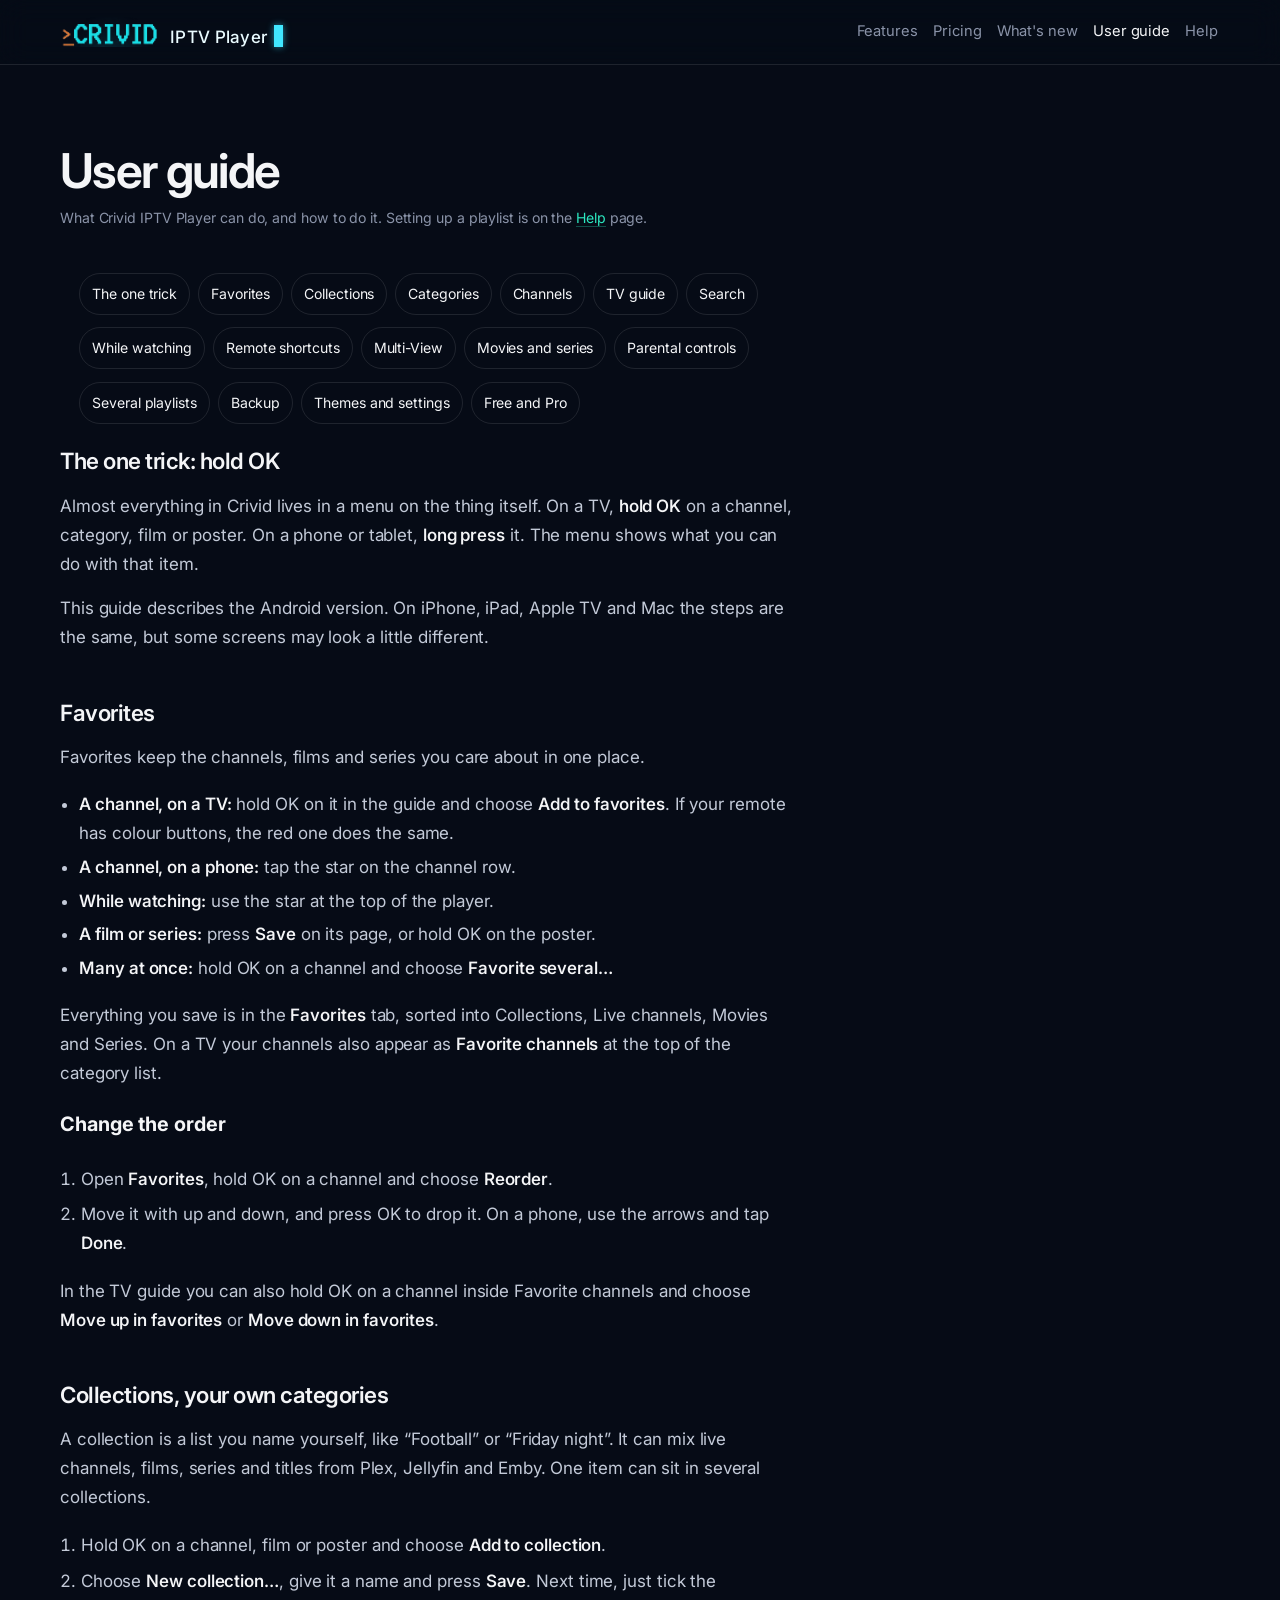
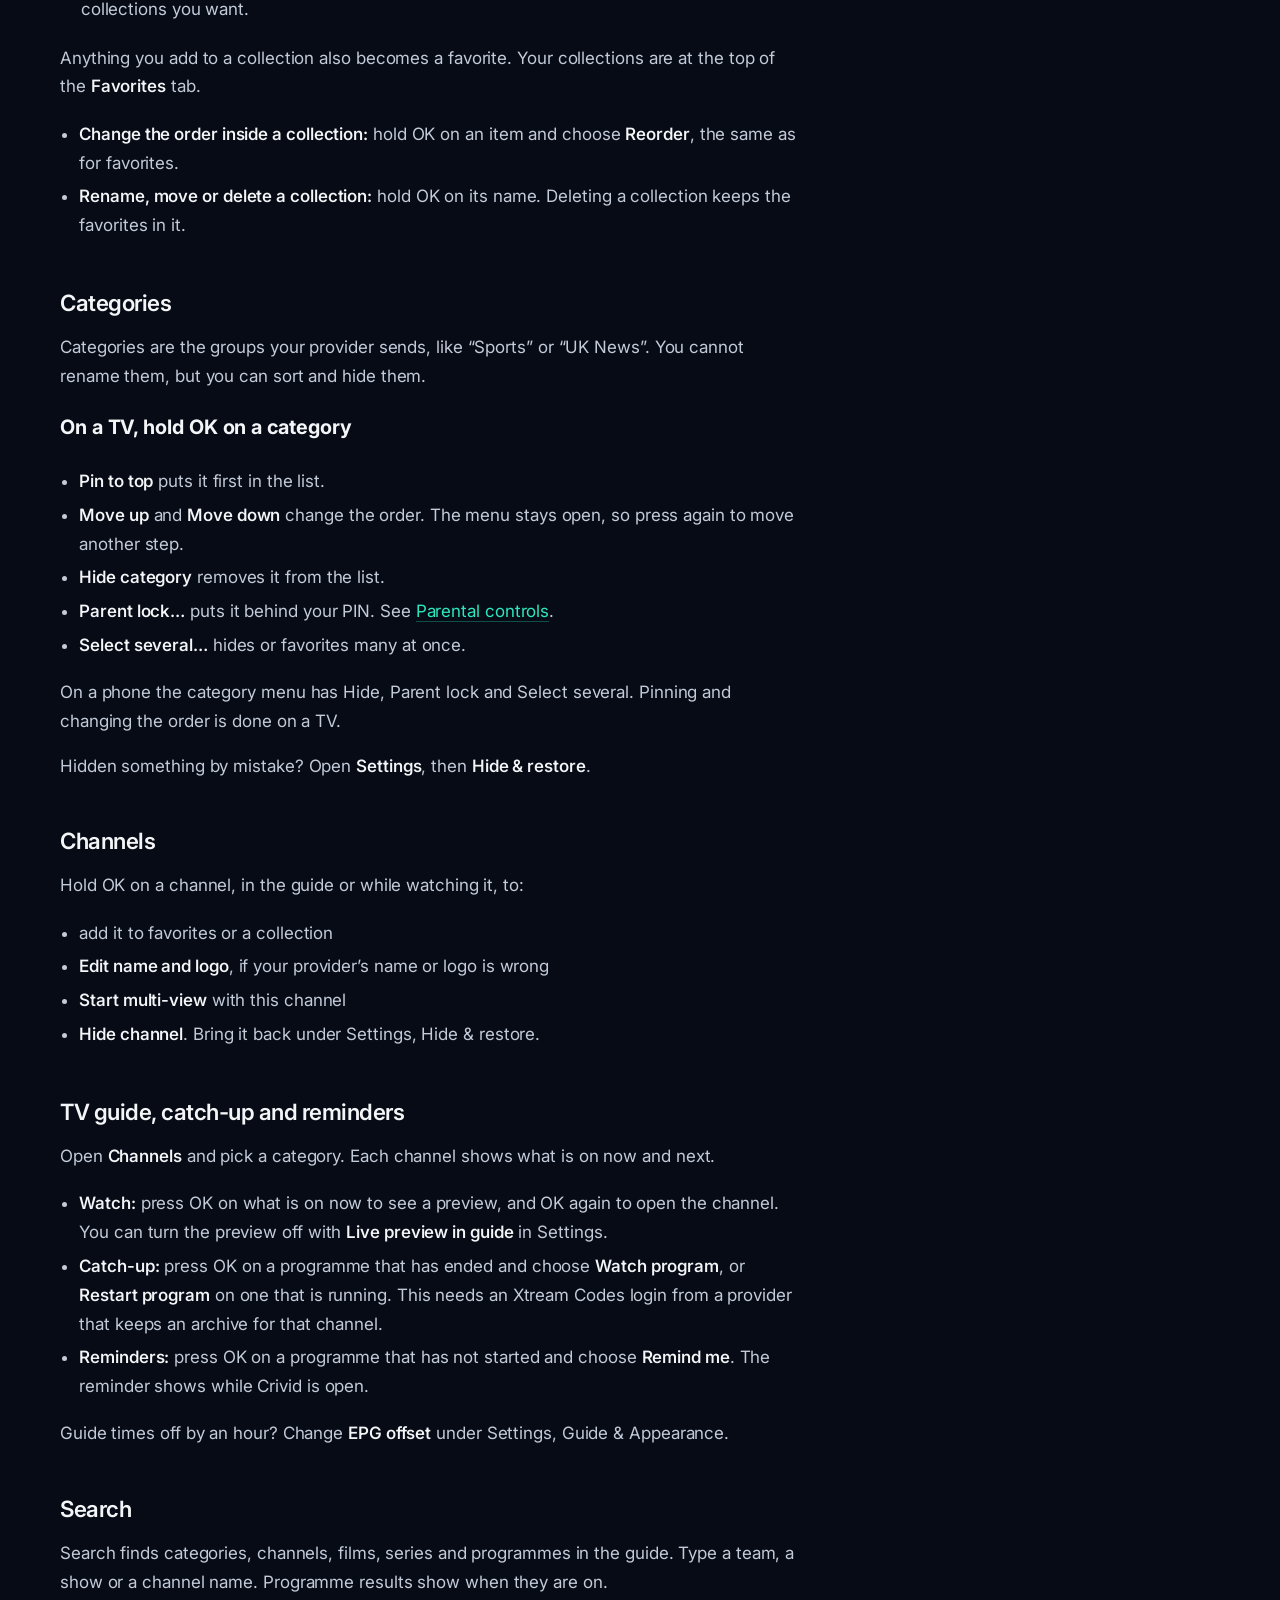
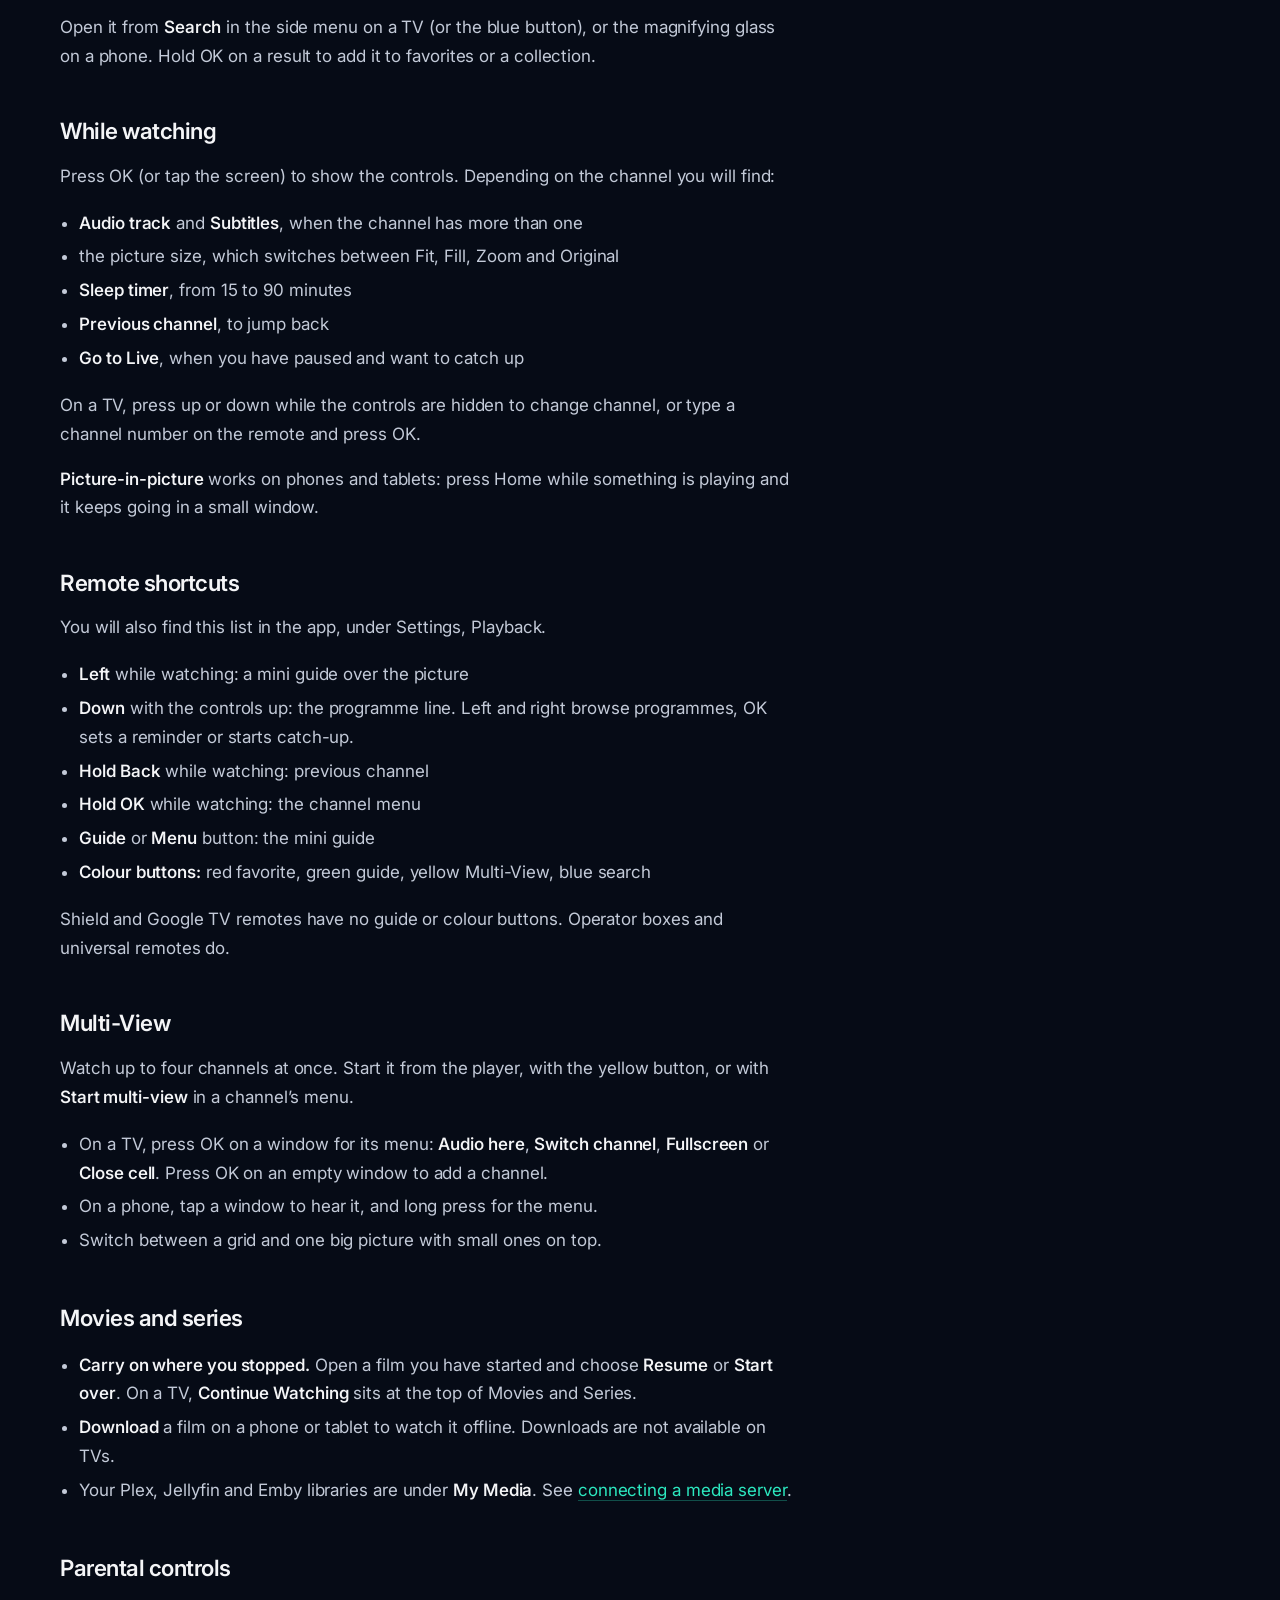
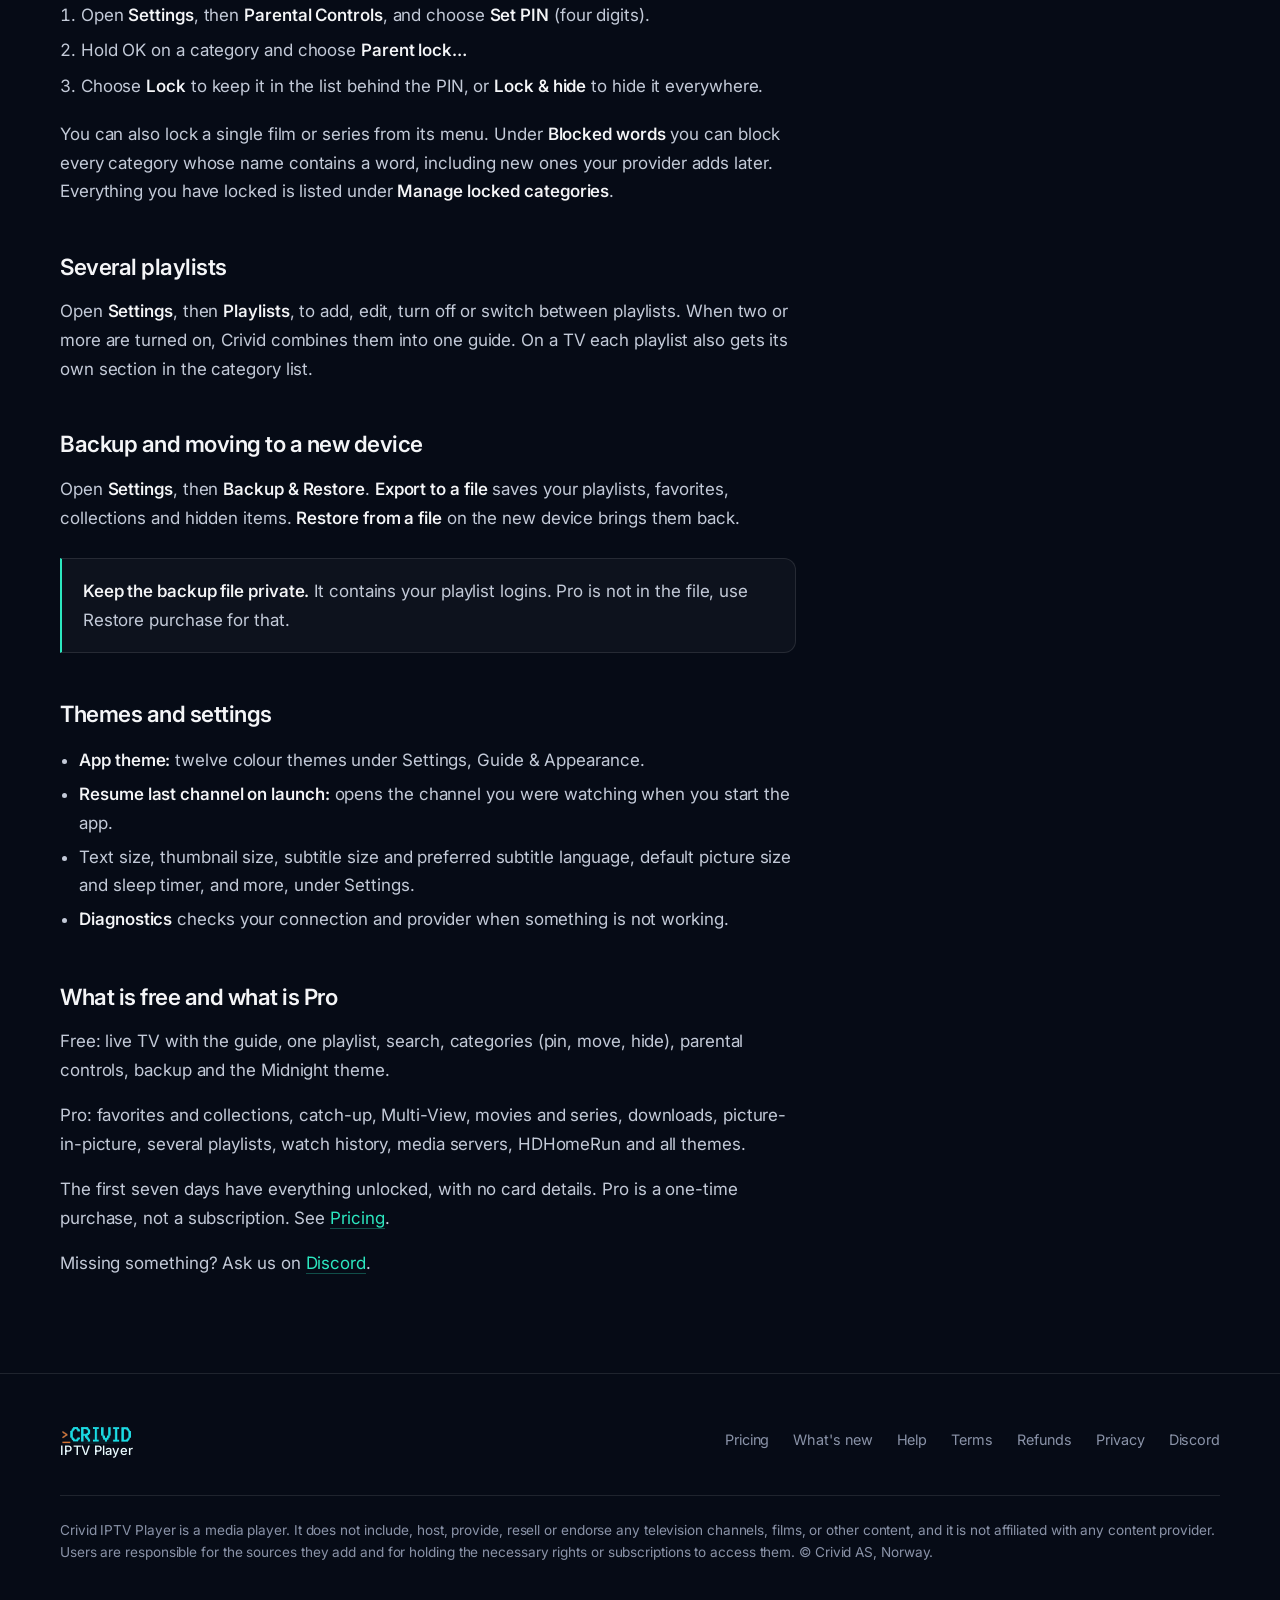
<file: guide.html>
<!doctype html>
<html lang="en">
<head>
<meta charset="utf-8">
<meta name="viewport" content="width=device-width, initial-scale=1">
<title>User guide | Crivid IPTV Player</title>
<meta name="description" content="How to use Crivid IPTV Player: favorites, collections, reordering categories, the TV guide, catch-up, search, Multi-View, downloads, parental controls and remote shortcuts.">
<link rel="canonical" href="https://crividplayer.com/guide">
<link rel="icon" href="/img/icon-32.png" sizes="32x32">
<link rel="apple-touch-icon" href="/img/icon-180.png">
<meta name="theme-color" content="#060B16">
<meta name="color-scheme" content="dark">
<meta property="og:type" content="website">
<meta property="og:url" content="https://crividplayer.com/guide">
<meta property="og:site_name" content="Crivid IPTV Player">
<meta property="og:title" content="User guide | Crivid IPTV Player">
<meta property="og:description" content="How to use Crivid IPTV Player: favorites, collections, reordering categories, the TV guide, catch-up, search, Multi-View, downloads, parental controls and remote shortcuts.">
<meta property="og:image" content="https://crividplayer.com/img/shots/shot_multiview-r3.jpg">
<meta property="og:image:width" content="1600">
<meta property="og:image:height" content="900">
<meta name="twitter:card" content="summary_large_image">
<link rel="stylesheet" href="/doc.css?v=202609300100">
  <script defer src="https://stats.pokereyetd.com/script.js" data-website-id="1200125e-047b-4952-bb63-b91e23392a55" data-domains="crividplayer.com"></script>
</head>
<body>
<nav><div class="wrap">
  <a class="brandmark" href="/" aria-label="Crivid IPTV Player home"><img src="/img/wordmark.png" alt="Crivid" width="229" height="68"><span class="brand-sub">IPTV Player</span><span class="caret" aria-hidden="true"></span></a><span class="spacer"></span>
  <a class="nav-link" href="/#features">Features</a>
  <a class="nav-link" href="/pricing">Pricing</a>
  <a class="nav-link" href="/roadmap">What&#39;s new</a>
  <a class="nav-link" href="/guide" aria-current="page">User guide</a>
  <a class="nav-link" href="/help">Help</a>
</div></nav>

<main><div class="wrap"><div class="doc">
  <h1>User guide</h1>
  <p class="meta">What Crivid IPTV Player can do, and how to do it. Setting up a playlist is on the <a href="/help">Help</a> page.</p>

  <ul class="help-toc">
    <li><a href="#basics">The one trick</a></li>
    <li><a href="#favorites">Favorites</a></li>
    <li><a href="#collections">Collections</a></li>
    <li><a href="#categories">Categories</a></li>
    <li><a href="#channels">Channels</a></li>
    <li><a href="#tvguide">TV guide</a></li>
    <li><a href="#search">Search</a></li>
    <li><a href="#watching">While watching</a></li>
    <li><a href="#remote">Remote shortcuts</a></li>
    <li><a href="#multiview">Multi-View</a></li>
    <li><a href="#vod">Movies and series</a></li>
    <li><a href="#parental">Parental controls</a></li>
    <li><a href="#playlists">Several playlists</a></li>
    <li><a href="#backup">Backup</a></li>
    <li><a href="#settings">Themes and settings</a></li>
    <li><a href="#free-pro">Free and Pro</a></li>
  </ul>

  <h2 id="basics">The one trick: hold OK</h2>
  <p>Almost everything in Crivid lives in a menu on the thing itself. On a TV, <strong>hold OK</strong> on a channel,
  category, film or poster. On a phone or tablet, <strong>long press</strong> it. The menu shows what you can do
  with that item.</p>
  <p>This guide describes the Android version. On iPhone, iPad, Apple TV and Mac the steps are the same, but some
  screens may look a little different.</p>

  <h2 id="favorites">Favorites</h2>
  <p>Favorites keep the channels, films and series you care about in one place.</p>
  <ul>
    <li><strong>A channel, on a TV:</strong> hold OK on it in the guide and choose <strong>Add to favorites</strong>.
    If your remote has colour buttons, the red one does the same.</li>
    <li><strong>A channel, on a phone:</strong> tap the star on the channel row.</li>
    <li><strong>While watching:</strong> use the star at the top of the player.</li>
    <li><strong>A film or series:</strong> press <strong>Save</strong> on its page, or hold OK on the poster.</li>
    <li><strong>Many at once:</strong> hold OK on a channel and choose <strong>Favorite several…</strong></li>
  </ul>
  <p>Everything you save is in the <strong>Favorites</strong> tab, sorted into Collections, Live channels, Movies
  and Series. On a TV your channels also appear as <strong>Favorite channels</strong> at the top of the category
  list.</p>
  <h3>Change the order</h3>
  <ol>
    <li>Open <strong>Favorites</strong>, hold OK on a channel and choose <strong>Reorder</strong>.</li>
    <li>Move it with up and down, and press OK to drop it. On a phone, use the arrows and tap <strong>Done</strong>.</li>
  </ol>
  <p>In the TV guide you can also hold OK on a channel inside Favorite channels and choose
  <strong>Move up in favorites</strong> or <strong>Move down in favorites</strong>.</p>

  <h2 id="collections">Collections, your own categories</h2>
  <p>A collection is a list you name yourself, like “Football” or “Friday night”. It can mix live channels, films,
  series and titles from Plex, Jellyfin and Emby. One item can sit in several collections.</p>
  <ol>
    <li>Hold OK on a channel, film or poster and choose <strong>Add to collection</strong>.</li>
    <li>Choose <strong>New collection…</strong>, give it a name and press <strong>Save</strong>. Next time, just
    tick the collections you want.</li>
  </ol>
  <p>Anything you add to a collection also becomes a favorite. Your collections are at the top of the
  <strong>Favorites</strong> tab.</p>
  <ul>
    <li><strong>Change the order inside a collection:</strong> hold OK on an item and choose <strong>Reorder</strong>,
    the same as for favorites.</li>
    <li><strong>Rename, move or delete a collection:</strong> hold OK on its name. Deleting a collection keeps the
    favorites in it.</li>
  </ul>

  <h2 id="categories">Categories</h2>
  <p>Categories are the groups your provider sends, like “Sports” or “UK News”. You cannot rename them, but you can
  sort and hide them.</p>
  <h3>On a TV, hold OK on a category</h3>
  <ul>
    <li><strong>Pin to top</strong> puts it first in the list.</li>
    <li><strong>Move up</strong> and <strong>Move down</strong> change the order. The menu stays open, so press
    again to move another step.</li>
    <li><strong>Hide category</strong> removes it from the list.</li>
    <li><strong>Parent lock…</strong> puts it behind your PIN. See <a href="#parental">Parental controls</a>.</li>
    <li><strong>Select several…</strong> hides or favorites many at once.</li>
  </ul>
  <p>On a phone the category menu has Hide, Parent lock and Select several. Pinning and changing the order is done
  on a TV.</p>
  <p>Hidden something by mistake? Open <strong>Settings</strong>, then <strong>Hide &amp; restore</strong>.</p>

  <h2 id="channels">Channels</h2>
  <p>Hold OK on a channel, in the guide or while watching it, to:</p>
  <ul>
    <li>add it to favorites or a collection</li>
    <li><strong>Edit name and logo</strong>, if your provider’s name or logo is wrong</li>
    <li><strong>Start multi-view</strong> with this channel</li>
    <li><strong>Hide channel</strong>. Bring it back under Settings, Hide &amp; restore.</li>
  </ul>

  <h2 id="tvguide">TV guide, catch-up and reminders</h2>
  <p>Open <strong>Channels</strong> and pick a category. Each channel shows what is on now and next.</p>
  <ul>
    <li><strong>Watch:</strong> press OK on what is on now to see a preview, and OK again to open the channel.
    You can turn the preview off with <strong>Live preview in guide</strong> in Settings.</li>
    <li><strong>Catch-up:</strong> press OK on a programme that has ended and choose <strong>Watch program</strong>,
    or <strong>Restart program</strong> on one that is running. This needs an Xtream Codes login from a provider
    that keeps an archive for that channel.</li>
    <li><strong>Reminders:</strong> press OK on a programme that has not started and choose
    <strong>Remind me</strong>. The reminder shows while Crivid is open.</li>
  </ul>
  <p>Guide times off by an hour? Change <strong>EPG offset</strong> under Settings, Guide &amp; Appearance.</p>

  <h2 id="search">Search</h2>
  <p>Search finds categories, channels, films, series and programmes in the guide. Type a team, a show or a channel
  name. Programme results show when they are on.</p>
  <p>Open it from <strong>Search</strong> in the side menu on a TV (or the blue button), or the magnifying glass on a
  phone. Hold OK on a result to add it to favorites or a collection.</p>

  <h2 id="watching">While watching</h2>
  <p>Press OK (or tap the screen) to show the controls. Depending on the channel you will find:</p>
  <ul>
    <li><strong>Audio track</strong> and <strong>Subtitles</strong>, when the channel has more than one</li>
    <li>the picture size, which switches between Fit, Fill, Zoom and Original</li>
    <li><strong>Sleep timer</strong>, from 15 to 90 minutes</li>
    <li><strong>Previous channel</strong>, to jump back</li>
    <li><strong>Go to Live</strong>, when you have paused and want to catch up</li>
  </ul>
  <p>On a TV, press up or down while the controls are hidden to change channel, or type a channel number on the
  remote and press OK.</p>
  <p><strong>Picture-in-picture</strong> works on phones and tablets: press Home while something is playing and it
  keeps going in a small window.</p>

  <h2 id="remote">Remote shortcuts</h2>
  <p>You will also find this list in the app, under Settings, Playback.</p>
  <ul>
    <li><strong>Left</strong> while watching: a mini guide over the picture</li>
    <li><strong>Down</strong> with the controls up: the programme line. Left and right browse programmes, OK sets a
    reminder or starts catch-up.</li>
    <li><strong>Hold Back</strong> while watching: previous channel</li>
    <li><strong>Hold OK</strong> while watching: the channel menu</li>
    <li><strong>Guide</strong> or <strong>Menu</strong> button: the mini guide</li>
    <li><strong>Colour buttons:</strong> red favorite, green guide, yellow Multi-View, blue search</li>
  </ul>
  <p>Shield and Google TV remotes have no guide or colour buttons. Operator boxes and universal remotes do.</p>

  <h2 id="multiview">Multi-View</h2>
  <p>Watch up to four channels at once. Start it from the player, with the yellow button, or with
  <strong>Start multi-view</strong> in a channel’s menu.</p>
  <ul>
    <li>On a TV, press OK on a window for its menu: <strong>Audio here</strong>, <strong>Switch channel</strong>,
    <strong>Fullscreen</strong> or <strong>Close cell</strong>. Press OK on an empty window to add a channel.</li>
    <li>On a phone, tap a window to hear it, and long press for the menu.</li>
    <li>Switch between a grid and one big picture with small ones on top.</li>
  </ul>

  <h2 id="vod">Movies and series</h2>
  <ul>
    <li><strong>Carry on where you stopped.</strong> Open a film you have started and choose <strong>Resume</strong>
    or <strong>Start over</strong>. On a TV, <strong>Continue Watching</strong> sits at the top of Movies and
    Series.</li>
    <li><strong>Download</strong> a film on a phone or tablet to watch it offline. Downloads are not available on
    TVs.</li>
    <li>Your Plex, Jellyfin and Emby libraries are under <strong>My Media</strong>. See
    <a href="/help#library">connecting a media server</a>.</li>
  </ul>

  <h2 id="parental">Parental controls</h2>
  <ol>
    <li>Open <strong>Settings</strong>, then <strong>Parental Controls</strong>, and choose <strong>Set PIN</strong>
    (four digits).</li>
    <li>Hold OK on a category and choose <strong>Parent lock…</strong></li>
    <li>Choose <strong>Lock</strong> to keep it in the list behind the PIN, or <strong>Lock &amp; hide</strong> to
    hide it everywhere.</li>
  </ol>
  <p>You can also lock a single film or series from its menu. Under <strong>Blocked words</strong> you can block every
  category whose name contains a word, including new ones your provider adds later. Everything you have locked is listed under <strong>Manage locked
  categories</strong>.</p>

  <h2 id="playlists">Several playlists</h2>
  <p>Open <strong>Settings</strong>, then <strong>Playlists</strong>, to add, edit, turn off or switch between
  playlists. When two or more are turned on, Crivid combines them into one guide. On a TV each playlist also gets its
  own section in the category list.</p>

  <h2 id="backup">Backup and moving to a new device</h2>
  <p>Open <strong>Settings</strong>, then <strong>Backup &amp; Restore</strong>. <strong>Export to a file</strong>
  saves your playlists, favorites, collections and hidden items. <strong>Restore from a file</strong> on the new
  device brings them back.</p>
  <div class="callout">
    <p><strong>Keep the backup file private.</strong> It contains your playlist logins. Pro is not in the file, use
    Restore purchase for that.</p>
  </div>

  <h2 id="settings">Themes and settings</h2>
  <ul>
    <li><strong>App theme:</strong> twelve colour themes under Settings, Guide &amp; Appearance.</li>
    <li><strong>Resume last channel on launch:</strong> opens the channel you were watching when you start the app.</li>
    <li>Text size, thumbnail size, subtitle size and preferred subtitle language, default picture size and sleep
    timer, and more, under Settings.</li>
    <li><strong>Diagnostics</strong> checks your connection and provider when something is not working.</li>
  </ul>

  <h2 id="free-pro">What is free and what is Pro</h2>
  <p>Free: live TV with the guide, one playlist, search, categories (pin, move, hide), parental controls, backup and
  the Midnight theme.</p>
  <p>Pro: favorites and collections, catch-up, Multi-View, movies and series, downloads, picture-in-picture, several
  playlists, watch history, media servers, HDHomeRun and all themes.</p>
  <p>The first seven days have everything unlocked, with no card details. Pro is a one-time purchase, not a
  subscription. See <a href="/pricing">Pricing</a>.</p>

  <p>Missing something? Ask us on <a href="https://discord.gg/jTUG8FNECK">Discord</a>.</p>
</div></div></main>
</div></div></main>

<footer><div class="wrap">
  <div class="foot-grid">
    <a class="brandmark" href="/" aria-label="Crivid IPTV Player home"><img src="/img/wordmark.png" alt="Crivid" width="229" height="68"><span class="brand-sub">IPTV Player</span><span class="caret" aria-hidden="true"></span></a><span class="spacer"></span>
    <a href="/pricing">Pricing</a><a href="/roadmap">What&#39;s new</a><a href="/help">Help</a><a href="/terms">Terms</a><a href="/refunds">Refunds</a>
    <a href="/privacy">Privacy</a>
    <a href="https://discord.gg/jTUG8FNECK" target="_blank" rel="noopener">Discord</a>
  </div>
  <p class="disclaimer">Crivid IPTV Player is a media player. It does not include, host, provide, resell or endorse
  any television channels, films, or other content, and it is not affiliated with any content provider. Users are
  responsible for the sources they add and for holding the necessary rights or subscriptions to access them.
  &copy; Crivid AS, Norway.</p>
</div></footer>
</body>
</html>
</file>
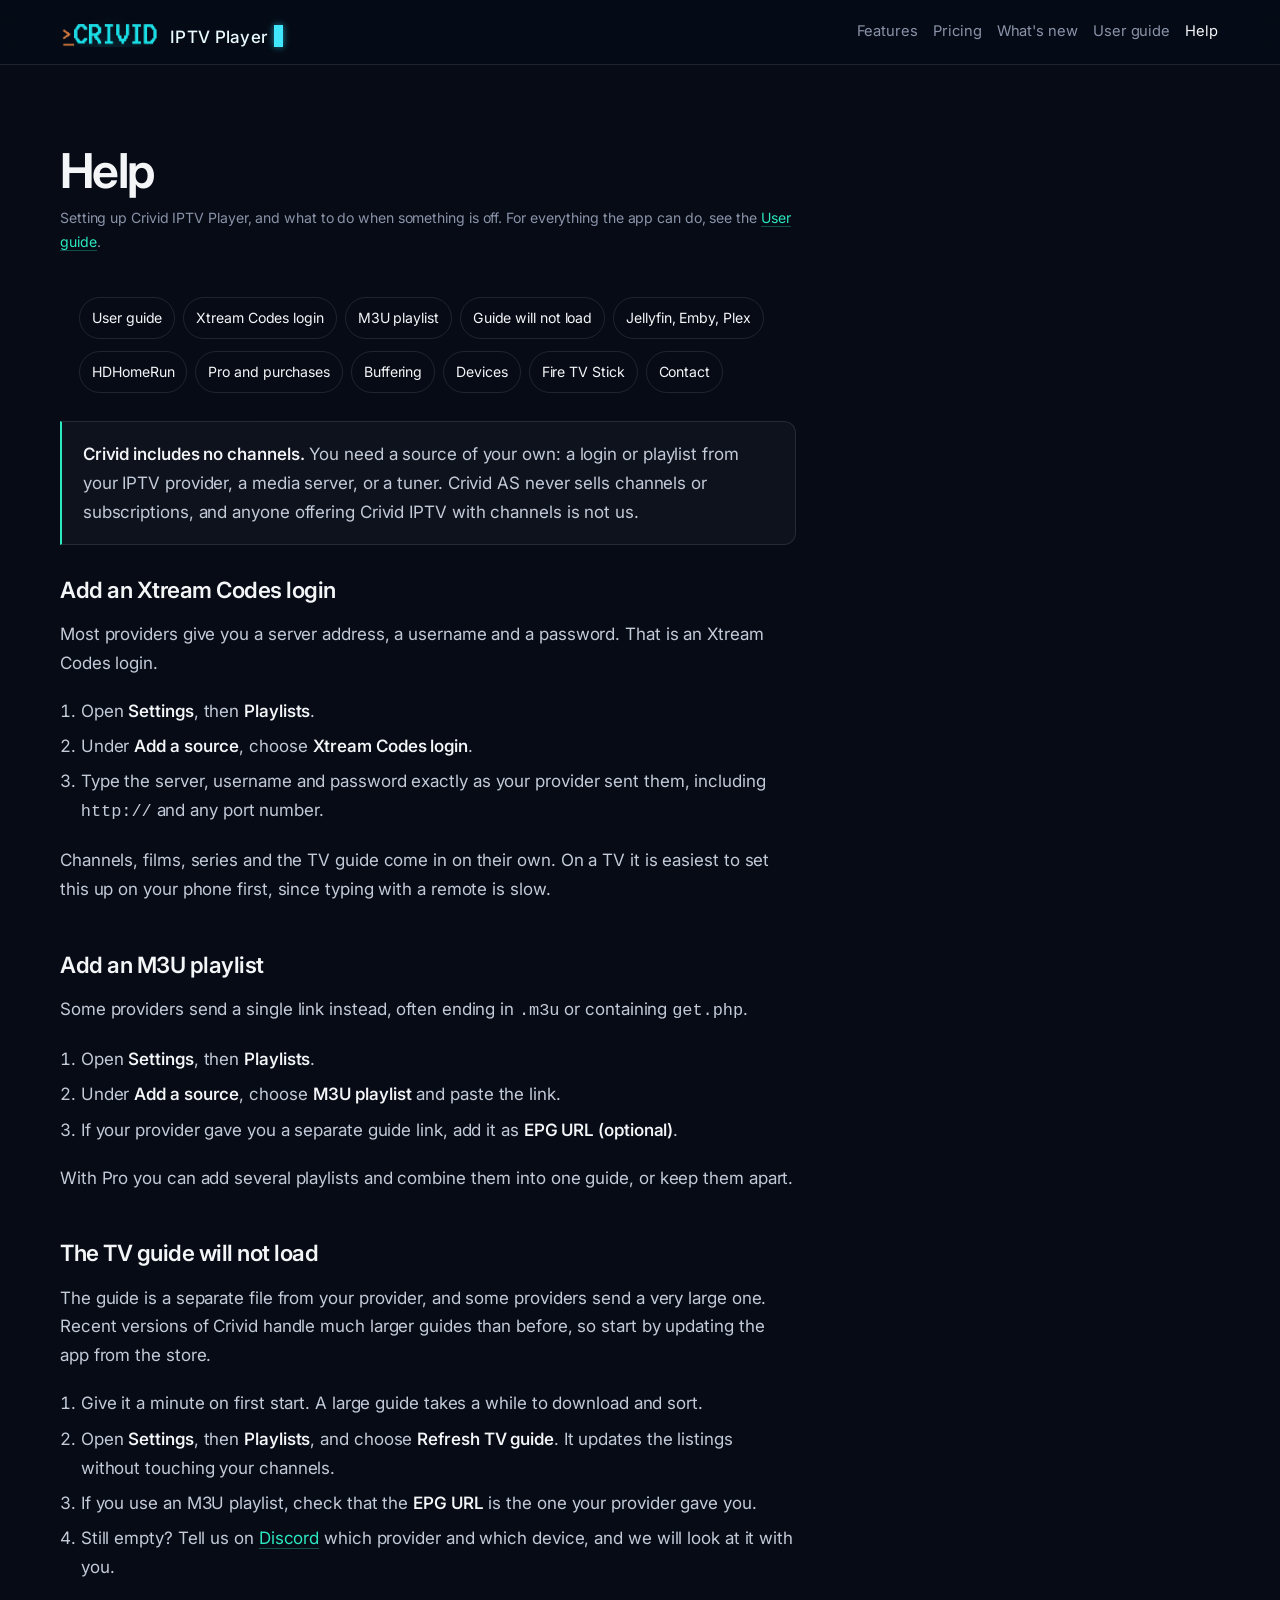
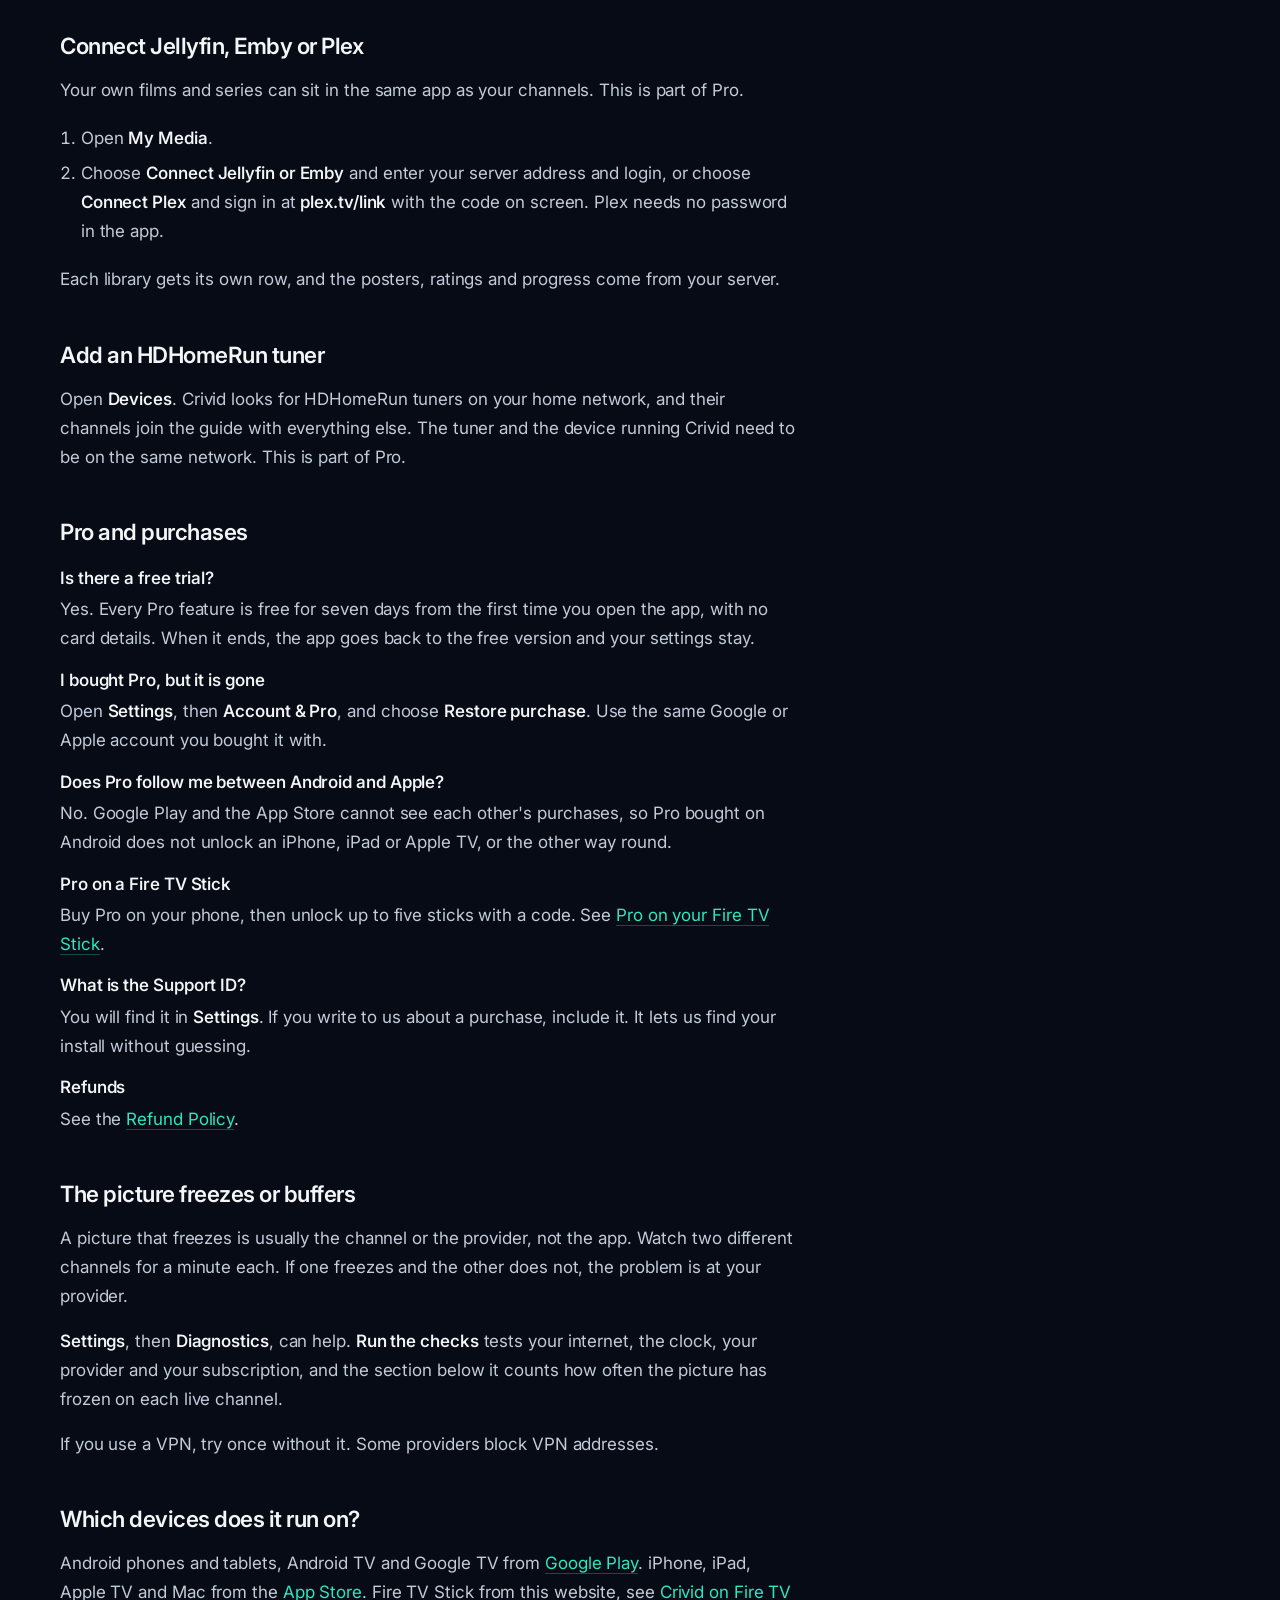
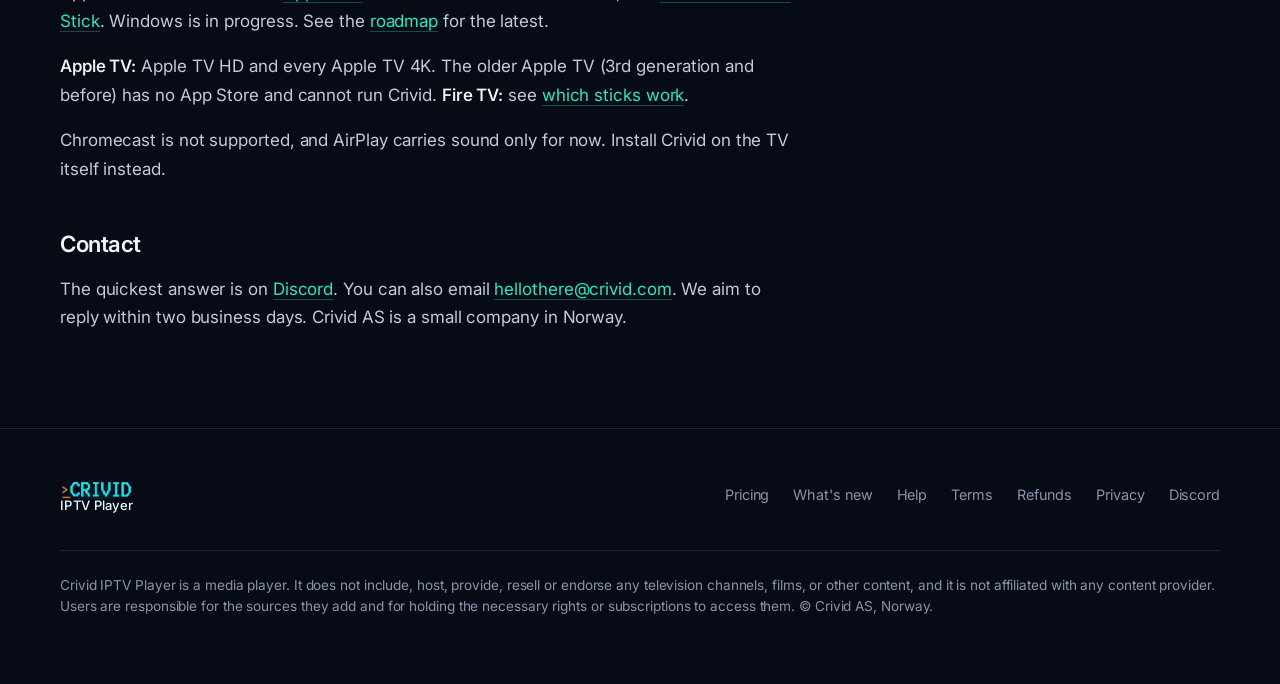
<file: help.html>
<!doctype html>
<html lang="en">
<head>
<meta charset="utf-8">
<meta name="viewport" content="width=device-width, initial-scale=1">
<title>Help | Crivid IPTV Player</title>
<meta name="description" content="How to add an M3U playlist or Xtream Codes login, fix a TV guide that will not load, connect Jellyfin, Emby or Plex, and restore Pro in Crivid IPTV Player.">
<link rel="canonical" href="https://crividplayer.com/help">
<link rel="icon" href="/img/icon-32.png" sizes="32x32">
<link rel="apple-touch-icon" href="/img/icon-180.png">
<meta name="theme-color" content="#060B16">
<meta name="color-scheme" content="dark">
<meta property="og:type" content="website">
<meta property="og:url" content="https://crividplayer.com/help">
<meta property="og:site_name" content="Crivid IPTV Player">
<meta property="og:title" content="Help | Crivid IPTV Player">
<meta property="og:description" content="How to add an M3U playlist or Xtream Codes login, fix a TV guide that will not load, connect Jellyfin, Emby or Plex, and restore Pro in Crivid IPTV Player.">
<meta property="og:image" content="https://crividplayer.com/img/shots/shot_multiview-r3.jpg">
<meta property="og:image:width" content="1600">
<meta property="og:image:height" content="900">
<meta name="twitter:card" content="summary_large_image">
<link rel="stylesheet" href="/doc.css?v=202609300100">
  <script defer src="https://stats.pokereyetd.com/script.js" data-website-id="1200125e-047b-4952-bb63-b91e23392a55" data-domains="crividplayer.com"></script>
</head>
<body>
<nav><div class="wrap">
  <a class="brandmark" href="/" aria-label="Crivid IPTV Player home"><img src="/img/wordmark.png" alt="Crivid" width="229" height="68"><span class="brand-sub">IPTV Player</span><span class="caret" aria-hidden="true"></span></a><span class="spacer"></span>
  <a class="nav-link" href="/#features">Features</a>
  <a class="nav-link" href="/pricing">Pricing</a>
  <a class="nav-link" href="/roadmap">What&#39;s new</a>
  <a class="nav-link" href="/guide">User guide</a>
  <a class="nav-link" href="/help" aria-current="page">Help</a>
</div></nav>

<main><div class="wrap"><div class="doc">
  <h1>Help</h1>
  <p class="meta">Setting up Crivid IPTV Player, and what to do when something is off. For everything the app can do, see the <a href="/guide">User guide</a>.</p>

  <ul class="help-toc">
    <li><a href="/guide">User guide</a></li>
    <li><a href="#xtream">Xtream Codes login</a></li>
    <li><a href="#m3u">M3U playlist</a></li>
    <li><a href="#guide">Guide will not load</a></li>
    <li><a href="#library">Jellyfin, Emby, Plex</a></li>
    <li><a href="#tuner">HDHomeRun</a></li>
    <li><a href="#pro">Pro and purchases</a></li>
    <li><a href="#buffering">Buffering</a></li>
    <li><a href="#devices">Devices</a></li>
    <li><a href="/firestick">Fire TV Stick</a></li>
    <li><a href="#contact">Contact</a></li>
  </ul>

  <div class="callout">
    <p><strong>Crivid includes no channels.</strong> You need a source of your own: a login or playlist from your
    IPTV provider, a media server, or a tuner. Crivid AS never sells channels or subscriptions, and anyone offering
    Crivid IPTV with channels is not us.</p>
  </div>

  <h2 id="xtream">Add an Xtream Codes login</h2>
  <p>Most providers give you a server address, a username and a password. That is an Xtream Codes login.</p>
  <ol>
    <li>Open <strong>Settings</strong>, then <strong>Playlists</strong>.</li>
    <li>Under <strong>Add a source</strong>, choose <strong>Xtream Codes login</strong>.</li>
    <li>Type the server, username and password exactly as your provider sent them, including <code>http://</code>
    and any port number.</li>
  </ol>
  <p>Channels, films, series and the TV guide come in on their own. On a TV it is easiest to set this up on your
  phone first, since typing with a remote is slow.</p>

  <h2 id="m3u">Add an M3U playlist</h2>
  <p>Some providers send a single link instead, often ending in <code>.m3u</code> or containing
  <code>get.php</code>.</p>
  <ol>
    <li>Open <strong>Settings</strong>, then <strong>Playlists</strong>.</li>
    <li>Under <strong>Add a source</strong>, choose <strong>M3U playlist</strong> and paste the link.</li>
    <li>If your provider gave you a separate guide link, add it as <strong>EPG URL (optional)</strong>.</li>
  </ol>
  <p>With Pro you can add several playlists and combine them into one guide, or keep them apart.</p>

  <h2 id="guide">The TV guide will not load</h2>
  <p>The guide is a separate file from your provider, and some providers send a very large one. Recent versions
  of Crivid handle much larger guides than before, so start by updating the app from the store.</p>
  <ol>
    <li>Give it a minute on first start. A large guide takes a while to download and sort.</li>
    <li>Open <strong>Settings</strong>, then <strong>Playlists</strong>, and choose <strong>Refresh TV guide</strong>.
    It updates the listings without touching your channels.</li>
    <li>If you use an M3U playlist, check that the <strong>EPG URL</strong> is the one your provider gave you.</li>
    <li>Still empty? Tell us on <a href="https://discord.gg/jTUG8FNECK">Discord</a> which provider and which
    device, and we will look at it with you.</li>
  </ol>

  <h2 id="library">Connect Jellyfin, Emby or Plex</h2>
  <p>Your own films and series can sit in the same app as your channels. This is part of Pro.</p>
  <ol>
    <li>Open <strong>My Media</strong>.</li>
    <li>Choose <strong>Connect Jellyfin or Emby</strong> and enter your server address and login, or choose
    <strong>Connect Plex</strong> and sign in at <strong>plex.tv/link</strong> with the code on screen. Plex needs
    no password in the app.</li>
  </ol>
  <p>Each library gets its own row, and the posters, ratings and progress come from your server.</p>

  <h2 id="tuner">Add an HDHomeRun tuner</h2>
  <p>Open <strong>Devices</strong>. Crivid looks for HDHomeRun tuners on your home network, and their channels join
  the guide with everything else. The tuner and the device running Crivid need to be on the same network. This is
  part of Pro.</p>

  <h2 id="pro">Pro and purchases</h2>
  <dl>
    <dt>Is there a free trial?</dt>
    <dd>Yes. Every Pro feature is free for seven days from the first time you open the app, with no card details.
    When it ends, the app goes back to the free version and your settings stay.</dd>
    <dt>I bought Pro, but it is gone</dt>
    <dd>Open <strong>Settings</strong>, then <strong>Account &amp; Pro</strong>, and choose
    <strong>Restore purchase</strong>. Use the same Google or Apple account you bought it with.</dd>
    <dt>Does Pro follow me between Android and Apple?</dt>
    <dd>No. Google Play and the App Store cannot see each other&#39;s purchases, so Pro bought on Android does not
    unlock an iPhone, iPad or Apple TV, or the other way round.</dd>
    <dt>Pro on a Fire TV Stick</dt>
    <dd>Buy Pro on your phone, then unlock up to five sticks with a code. See
    <a href="/firestick#pro">Pro on your Fire TV Stick</a>.</dd>
    <dt>What is the Support ID?</dt>
    <dd>You will find it in <strong>Settings</strong>. If you write to us about a purchase, include it. It lets us
    find your install without guessing.</dd>
    <dt>Refunds</dt>
    <dd>See the <a href="/refunds">Refund Policy</a>.</dd>
  </dl>

  <h2 id="buffering">The picture freezes or buffers</h2>
  <p>A picture that freezes is usually the channel or the provider, not the app. Watch two different channels for
  a minute each. If one freezes and the other does not, the problem is at your provider.</p>
  <p><strong>Settings</strong>, then <strong>Diagnostics</strong>, can help. <strong>Run the checks</strong> tests
  your internet, the clock, your provider and your subscription, and the section below it counts how often the
  picture has frozen on each live channel.</p>
  <p>If you use a VPN, try once without it. Some providers block VPN addresses.</p>

  <h2 id="devices">Which devices does it run on?</h2>
  <p>Android phones and tablets, Android TV and Google TV from
  <a href="https://play.google.com/store/apps/details?id=com.crivid.iptvplayer">Google Play</a>. iPhone, iPad,
  Apple TV and Mac from the <a href="https://apps.apple.com/app/id6783083716">App Store</a>. Fire TV Stick from
  this website, see <a href="/firestick">Crivid on Fire TV Stick</a>. Windows is in progress. See the <a href="/roadmap">roadmap</a> for the latest.</p>
  <p><strong>Apple TV:</strong> Apple TV HD and every Apple TV 4K. The older Apple TV (3rd generation and before)
  has no App Store and cannot run Crivid. <strong>Fire TV:</strong> see <a href="/firestick#sticks">which sticks
  work</a>.</p>
  <p>Chromecast is not supported, and AirPlay carries sound only for now. Install Crivid on the TV itself instead.</p>

  <h2 id="contact">Contact</h2>
  <p>The quickest answer is on <a href="https://discord.gg/jTUG8FNECK">Discord</a>. You can also email
  <a href="mailto:hellothere@crivid.com">hellothere@crivid.com</a>. We aim to reply within two business days.
  Crivid AS is a small company in Norway.</p>
</div></div></main>

<footer><div class="wrap">
  <div class="foot-grid">
    <a class="brandmark" href="/" aria-label="Crivid IPTV Player home"><img src="/img/wordmark.png" alt="Crivid" width="229" height="68"><span class="brand-sub">IPTV Player</span><span class="caret" aria-hidden="true"></span></a><span class="spacer"></span>
    <a href="/pricing">Pricing</a><a href="/roadmap">What&#39;s new</a><a href="/help">Help</a><a href="/terms">Terms</a><a href="/refunds">Refunds</a>
    <a href="/privacy">Privacy</a>
    <a href="https://discord.gg/jTUG8FNECK" target="_blank" rel="noopener">Discord</a>
  </div>
  <p class="disclaimer">Crivid IPTV Player is a media player. It does not include, host, provide, resell or endorse
  any television channels, films, or other content, and it is not affiliated with any content provider. Users are
  responsible for the sources they add and for holding the necessary rights or subscriptions to access them.
  &copy; Crivid AS, Norway.</p>
</div></footer>
</body>
</html>
</file>
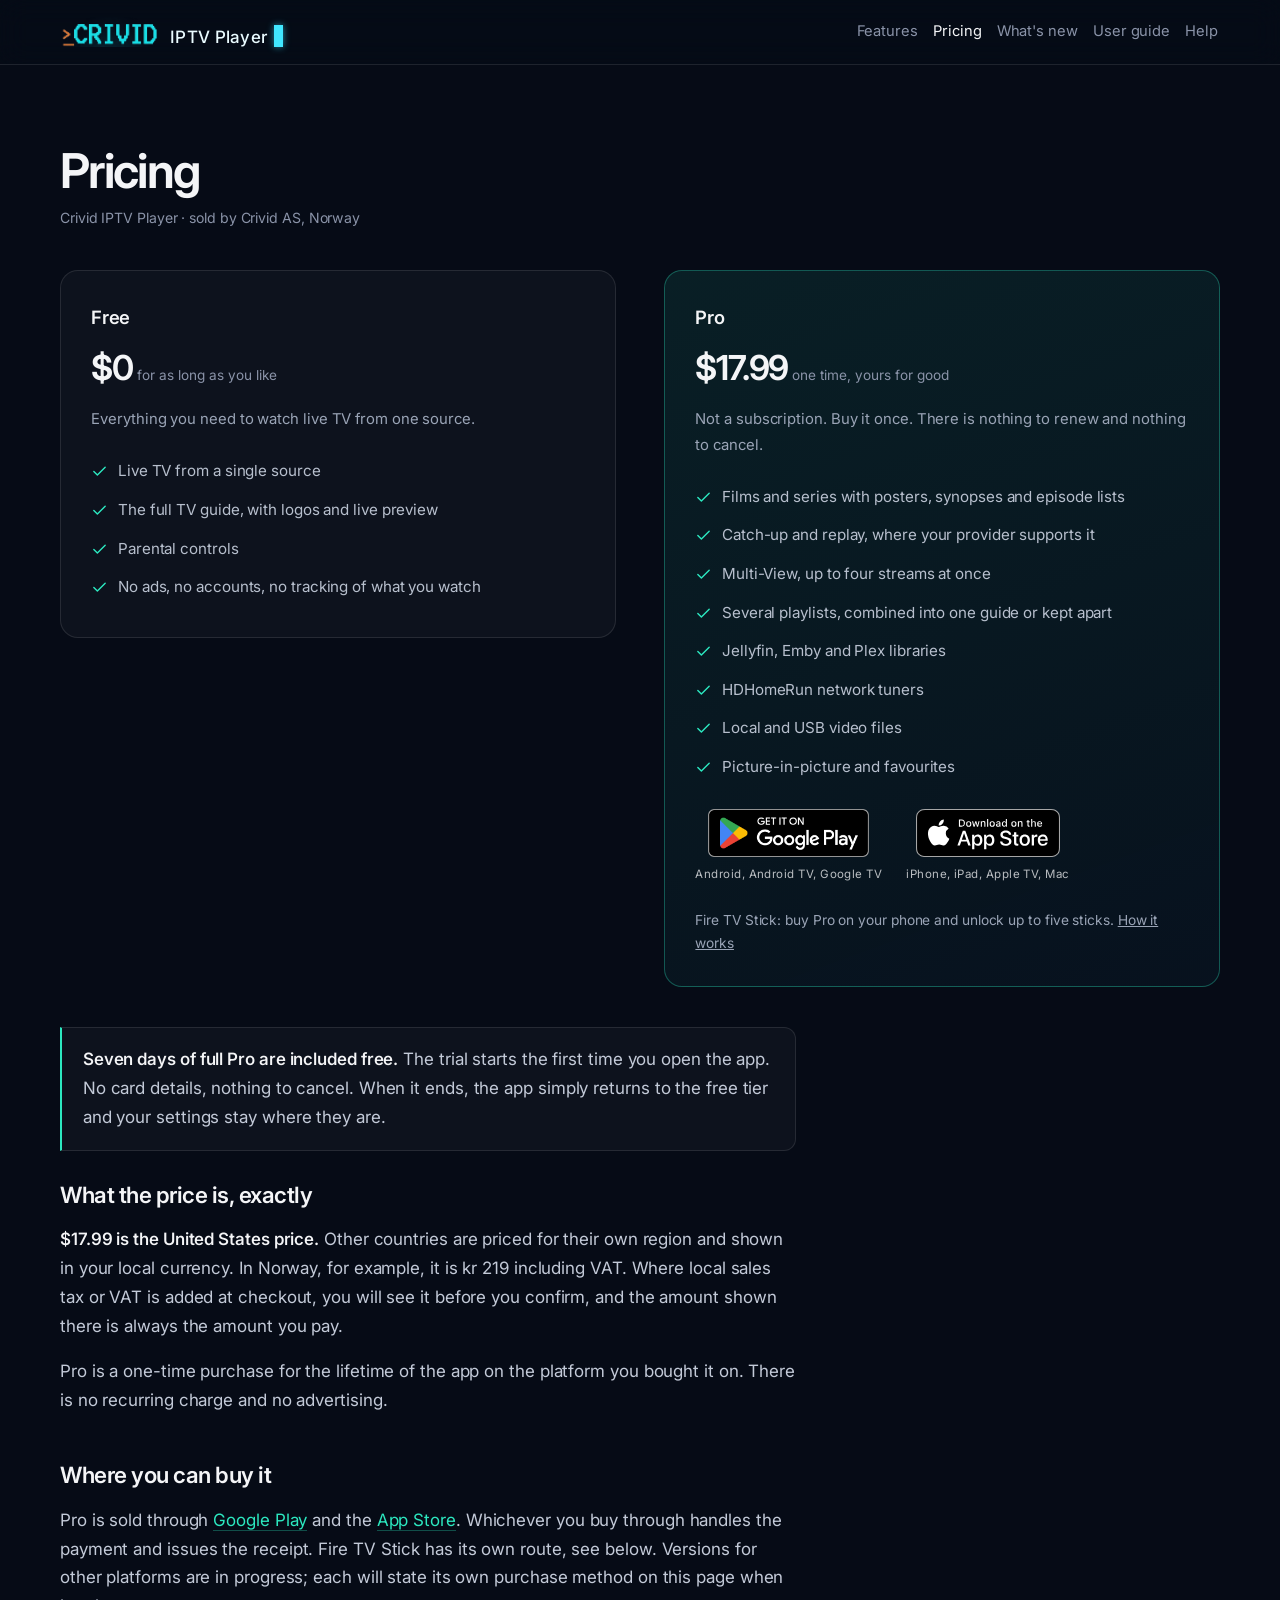
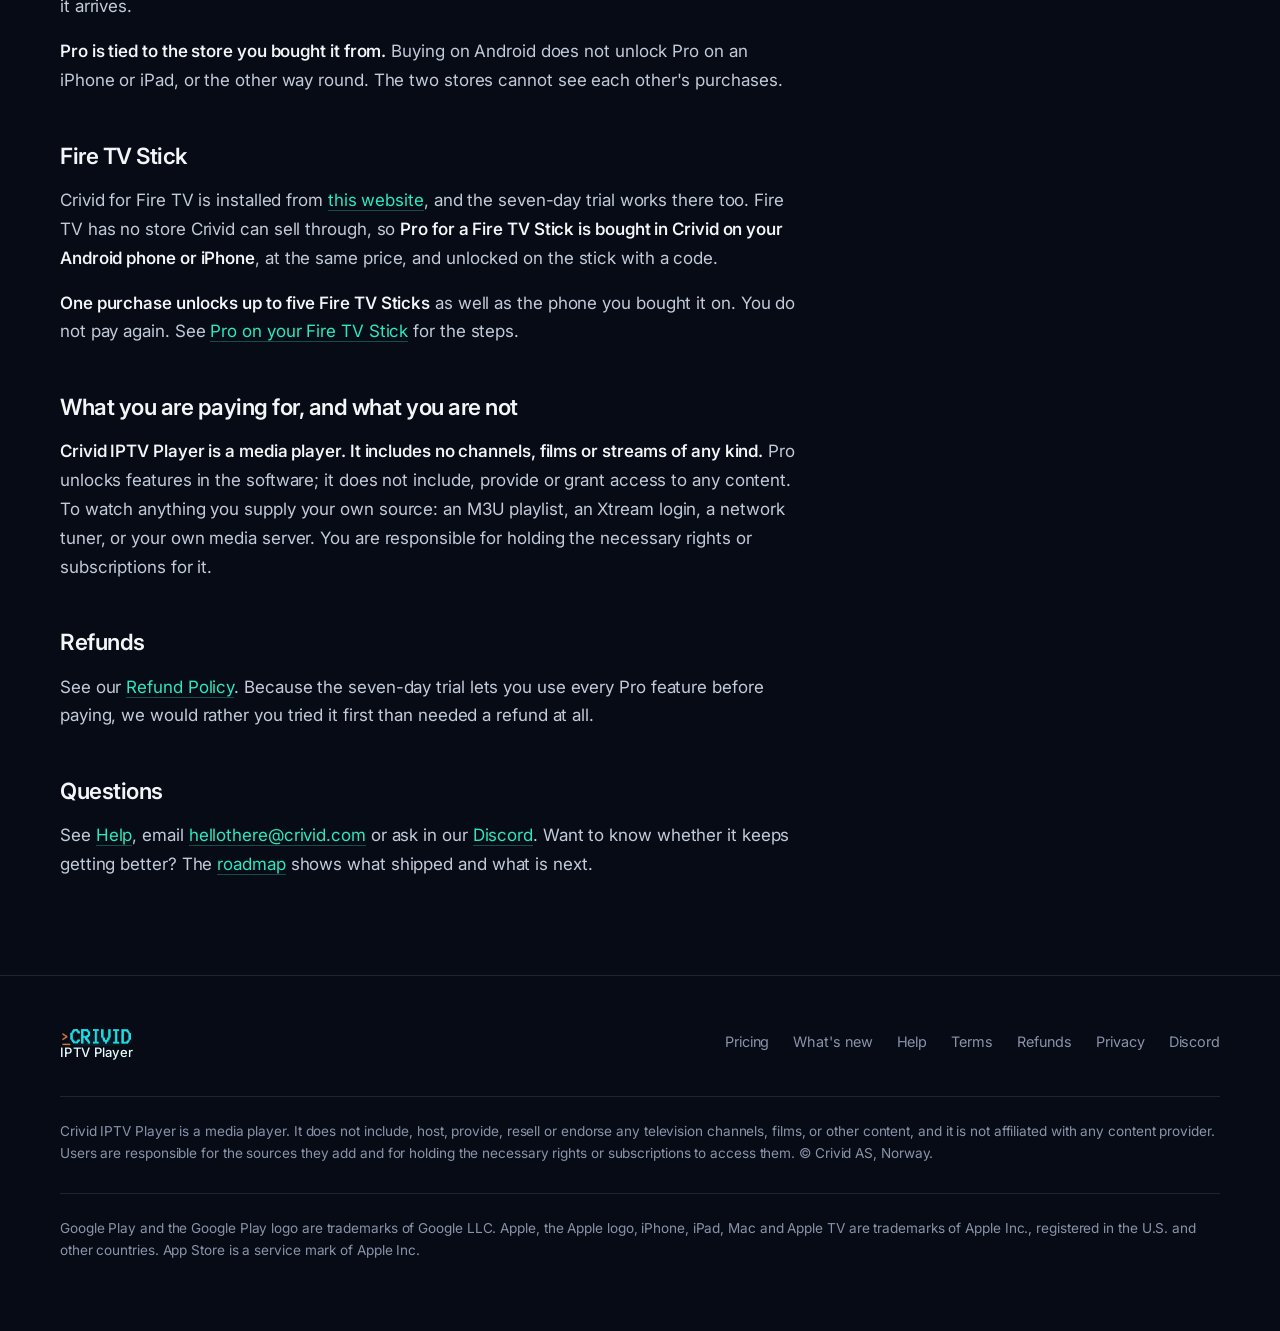
<file: pricing.html>
<!doctype html>
<html lang="en">
<head>
<meta charset="utf-8">
<meta name="viewport" content="width=device-width, initial-scale=1">
<title>Pricing | Crivid IPTV Player</title>
<meta name="description" content="Crivid IPTV Player is free to install. Pro is a one-time purchase, not a subscription, and includes a seven-day free trial. No ads, no accounts.">
<link rel="canonical" href="https://crividplayer.com/pricing">
<link rel="icon" href="/img/icon-32.png" sizes="32x32">
<link rel="apple-touch-icon" href="/img/icon-180.png">
<meta name="theme-color" content="#060B16">
<meta name="color-scheme" content="dark">
<meta property="og:type" content="website">
<meta property="og:url" content="https://crividplayer.com/pricing">
<meta property="og:site_name" content="Crivid IPTV Player">
<meta property="og:title" content="Pricing | Crivid IPTV Player">
<meta property="og:description" content="Crivid IPTV Player is free to install. Pro is a one-time purchase, not a subscription, and includes a seven-day free trial. No ads, no accounts.">
<meta property="og:image" content="https://crividplayer.com/img/shots/shot_multiview-r3.jpg">
<meta property="og:image:width" content="1600">
<meta property="og:image:height" content="900">
<meta name="twitter:card" content="summary_large_image">
<link rel="stylesheet" href="/doc.css?v=202609300100">
  <script defer src="https://stats.pokereyetd.com/script.js" data-website-id="1200125e-047b-4952-bb63-b91e23392a55" data-domains="crividplayer.com"></script>
</head>
<body>
<nav><div class="wrap">
  <a class="brandmark" href="/" aria-label="Crivid IPTV Player home"><img src="/img/wordmark.png" alt="Crivid" width="229" height="68"><span class="brand-sub">IPTV Player</span><span class="caret" aria-hidden="true"></span></a><span class="spacer"></span>
  <a class="nav-link" href="/#features">Features</a>
  <a class="nav-link" href="/pricing" aria-current="page">Pricing</a>
  <a class="nav-link" href="/roadmap">What&#39;s new</a>
  <a class="nav-link" href="/guide">User guide</a>
  <a class="nav-link" href="/help">Help</a>
</div></nav>

<main><div class="wrap">
  <div class="doc">
    <h1>Pricing</h1>
    <p class="meta">Crivid IPTV Player · sold by Crivid AS, Norway</p>
  </div>

  <div class="price-grid">
    <div class="tier">
      <h2>Free</h2>
      <div class="amount">$0<small> for as long as you like</small></div>
      <p style="color:#9aa4b6;font-size:.93rem;margin:.6rem 0 0">Everything you need to watch live TV from one source.</p>
      <ul>
        <li><svg viewBox="0 0 24 24"><path d="m4 12 5 5L20 6"/></svg>Live TV from a single source</li>
        <li><svg viewBox="0 0 24 24"><path d="m4 12 5 5L20 6"/></svg>The full TV guide, with logos and live preview</li>
        <li><svg viewBox="0 0 24 24"><path d="m4 12 5 5L20 6"/></svg>Parental controls</li>
        <li><svg viewBox="0 0 24 24"><path d="m4 12 5 5L20 6"/></svg>No ads, no accounts, no tracking of what you watch</li>
      </ul>
    </div>

    <div class="tier pro">
      <h2>Pro</h2>
      <div class="amount">$17.99<small> one time, yours for good</small></div>
      <p style="color:#9aa4b6;font-size:.93rem;margin:.6rem 0 0">Not a subscription. Buy it once. There is nothing to renew and nothing to cancel.</p>
      <ul>
        <li><svg viewBox="0 0 24 24"><path d="m4 12 5 5L20 6"/></svg>Films and series with posters, synopses and episode lists</li>
        <li><svg viewBox="0 0 24 24"><path d="m4 12 5 5L20 6"/></svg>Catch-up and replay, where your provider supports it</li>
        <li><svg viewBox="0 0 24 24"><path d="m4 12 5 5L20 6"/></svg>Multi-View, up to four streams at once</li>
        <li><svg viewBox="0 0 24 24"><path d="m4 12 5 5L20 6"/></svg>Several playlists, combined into one guide or kept apart</li>
        <li><svg viewBox="0 0 24 24"><path d="m4 12 5 5L20 6"/></svg>Jellyfin, Emby and Plex libraries</li>
        <li><svg viewBox="0 0 24 24"><path d="m4 12 5 5L20 6"/></svg>HDHomeRun network tuners</li>
        <li><svg viewBox="0 0 24 24"><path d="m4 12 5 5L20 6"/></svg>Local and USB video files</li>
        <li><svg viewBox="0 0 24 24"><path d="m4 12 5 5L20 6"/></svg>Picture-in-picture and favourites</li>
      </ul>
      <div class="tier-cta">
        <div class="badges">
      <div class="badge"><a href="https://play.google.com/store/apps/details?id=com.crivid.iptvplayer"><img src="img/badge-google-play.png" width="161" height="48" alt="Get it on Google Play"></a><small>Android, Android TV, Google TV</small></div>
      <div class="badge"><a href="https://apps.apple.com/app/id6783083716"><img src="img/badge-app-store.svg" width="144" height="48" alt="Download on the App Store"></a><small>iPhone, iPad, Apple TV, Mac</small></div>
    </div>
        <p style="color:#9aa4b6;font-size:.86rem;margin:.9rem 0 0">Fire TV Stick: buy Pro on your phone and unlock up to five sticks. <a href="#firestick">How it works</a></p>
      </div>
    </div>
  </div>

  <div class="doc">
    <div class="callout">
      <p><strong>Seven days of full Pro are included free.</strong> The trial starts the first time you open the
      app. No card details, nothing to cancel. When it ends, the app simply returns to the free tier and your
      settings stay where they are.</p>
    </div>

    <h2>What the price is, exactly</h2>
    <p><strong>$17.99 is the United States price.</strong> Other countries are priced for their own region and
    shown in your local currency. In Norway, for example, it is kr 219 including VAT. Where local sales tax or
    VAT is added at checkout, you will see it before you confirm, and the amount shown there is always the amount
    you pay.</p>
    <p>Pro is a one-time purchase for the lifetime of the app on the platform you bought it on. There is no
    recurring charge and no advertising.</p>

    <h2>Where you can buy it</h2>
    <p>Pro is sold through <a href="https://play.google.com/store/apps/details?id=com.crivid.iptvplayer">Google
    Play</a> and the <a href="https://apps.apple.com/app/id6783083716">App Store</a>. Whichever you buy through
    handles the payment and issues the receipt. Fire TV Stick has its own route, see below. Versions for other
    platforms are in progress; each will state its own purchase method on this page when it arrives.</p>
    <p><strong>Pro is tied to the store you bought it from.</strong> Buying on Android does not unlock Pro on an
    iPhone or iPad, or the other way round. The two stores cannot see each other's purchases.</p>

    <h2 id="firestick">Fire TV Stick</h2>
    <p>Crivid for Fire TV is installed from <a href="/firestick">this website</a>, and the seven-day trial works
    there too. Fire TV has no store Crivid can sell through, so <strong>Pro for a Fire TV Stick is bought in Crivid on
    your Android phone or iPhone</strong>, at the same price, and unlocked on the stick with a code.</p>
    <p><strong>One purchase unlocks up to five Fire TV Sticks</strong> as well as the phone you bought it on. You
    do not pay again. See <a href="/firestick#pro">Pro on your Fire TV Stick</a> for the steps.</p>

    <h2>What you are paying for, and what you are not</h2>
    <p><strong>Crivid IPTV Player is a media player. It includes no channels, films or streams of any kind.</strong>
    Pro unlocks features in the software; it does not include, provide or grant access to any content. To watch
    anything you supply your own source: an M3U playlist, an Xtream login, a network tuner, or your own media
    server. You are responsible for holding the necessary rights or subscriptions for it.</p>

    <h2>Refunds</h2>
    <p>See our <a href="/refunds">Refund Policy</a>. Because the seven-day trial lets you use every Pro
    feature before paying, we would rather you tried it first than needed a refund at all.</p>

    <h2>Questions</h2>
    <p>See <a href="/help">Help</a>, email <a href="mailto:hellothere@crivid.com">hellothere@crivid.com</a> or ask in our
    <a href="https://discord.gg/jTUG8FNECK">Discord</a>. Want to know whether it keeps getting better? The <a href="/roadmap">roadmap</a> shows what shipped and what is next.</p>
  </div>
</div></main>

<footer><div class="wrap">
  <div class="foot-grid">
    <a class="brandmark" href="/" aria-label="Crivid IPTV Player home"><img src="/img/wordmark.png" alt="Crivid" width="229" height="68"><span class="brand-sub">IPTV Player</span><span class="caret" aria-hidden="true"></span></a><span class="spacer"></span>
    <a href="/pricing">Pricing</a><a href="/roadmap">What&#39;s new</a><a href="/help">Help</a><a href="/terms">Terms</a><a href="/refunds">Refunds</a>
    <a href="/privacy">Privacy</a>
    <a href="https://discord.gg/jTUG8FNECK" target="_blank" rel="noopener">Discord</a>
  </div>
  <p class="disclaimer">Crivid IPTV Player is a media player. It does not include, host, provide, resell or endorse
  any television channels, films, or other content, and it is not affiliated with any content provider. Users are
  responsible for the sources they add and for holding the necessary rights or subscriptions to access them.
  &copy; Crivid AS, Norway.</p>
  <p class="disclaimer">Google Play and the Google Play logo are trademarks of Google LLC. Apple, the Apple logo, iPhone, iPad, Mac and Apple TV are trademarks of Apple Inc., registered in the U.S. and other countries. App Store is a service mark of Apple Inc.</p>
</div></footer>
<script src="/store-links.js" defer></script>
</body>
</html>
</file>
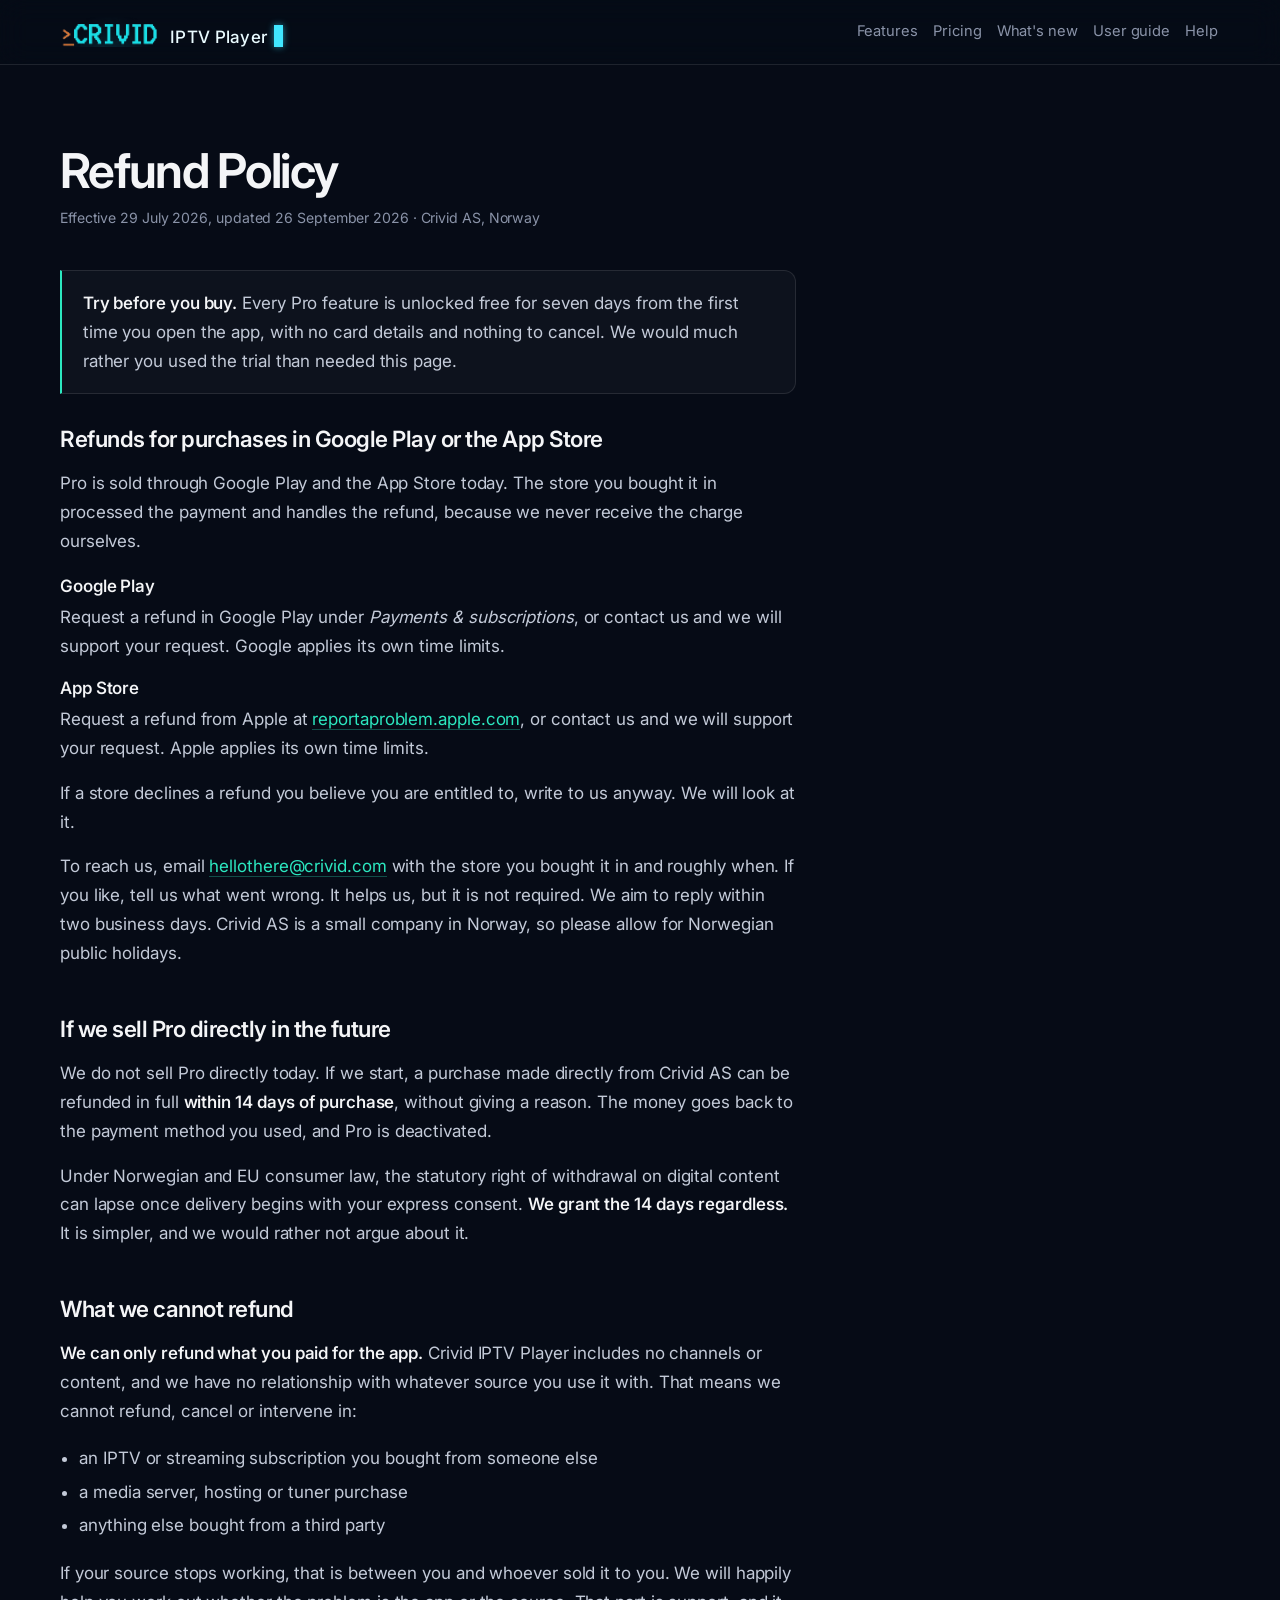
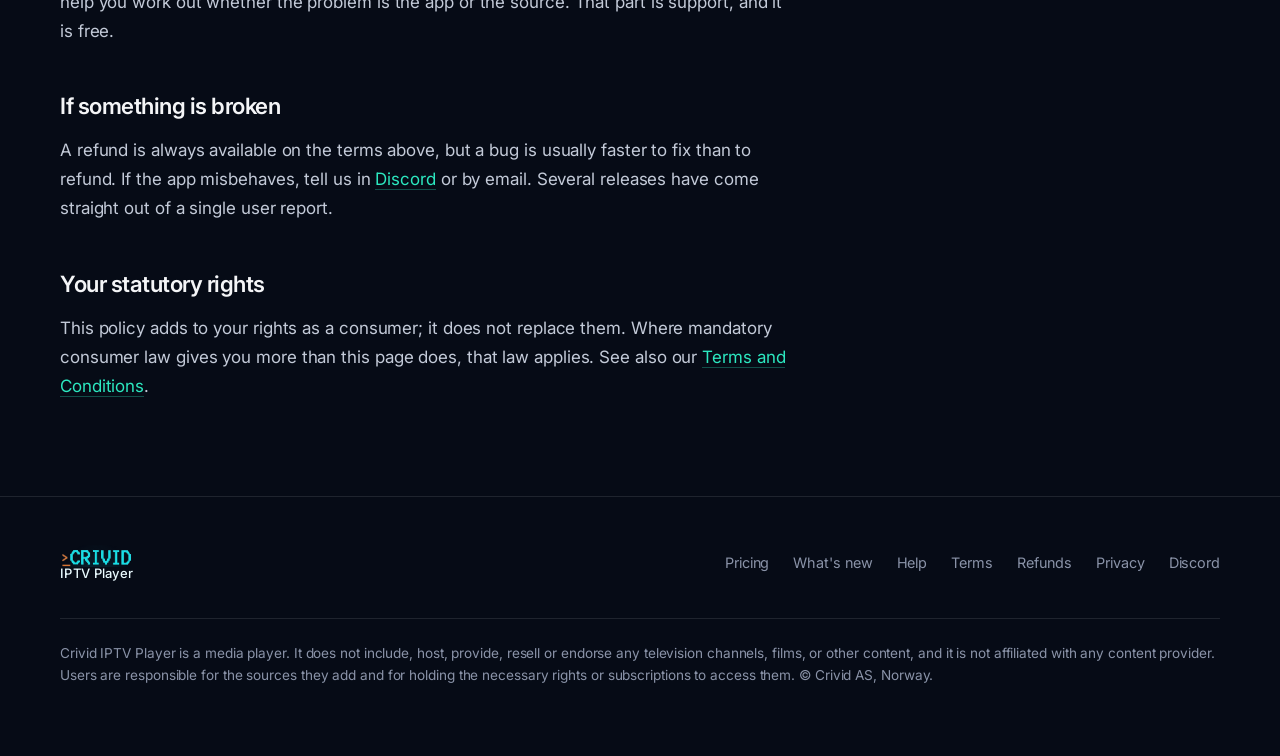
<file: refunds.html>
<!doctype html>
<html lang="en">
<head>
<meta charset="utf-8">
<meta name="viewport" content="width=device-width, initial-scale=1">
<title>Refund Policy | Crivid IPTV Player</title>
<meta name="description" content="Refund Policy for Crivid IPTV Player. How to get a refund from Google Play or the App Store, plus a seven-day free trial so you can try every Pro feature before paying.">
<link rel="canonical" href="https://crividplayer.com/refunds">
<link rel="icon" href="/img/icon-32.png" sizes="32x32">
<link rel="apple-touch-icon" href="/img/icon-180.png">
<meta name="theme-color" content="#060B16">
<meta name="color-scheme" content="dark">
<meta property="og:type" content="website">
<meta property="og:url" content="https://crividplayer.com/refunds">
<meta property="og:site_name" content="Crivid IPTV Player">
<meta property="og:title" content="Refund Policy | Crivid IPTV Player">
<meta property="og:description" content="Refund Policy for Crivid IPTV Player. How to get a refund from Google Play or the App Store, plus a seven-day free trial so you can try every Pro feature before paying.">
<meta property="og:image" content="https://crividplayer.com/img/shots/shot_multiview-r3.jpg">
<meta property="og:image:width" content="1600">
<meta property="og:image:height" content="900">
<meta name="twitter:card" content="summary_large_image">
<link rel="stylesheet" href="/doc.css?v=202609300100">
  <script defer src="https://stats.pokereyetd.com/script.js" data-website-id="1200125e-047b-4952-bb63-b91e23392a55" data-domains="crividplayer.com"></script>
</head>
<body>
<nav><div class="wrap">
  <a class="brandmark" href="/" aria-label="Crivid IPTV Player home"><img src="/img/wordmark.png" alt="Crivid" width="229" height="68"><span class="brand-sub">IPTV Player</span><span class="caret" aria-hidden="true"></span></a><span class="spacer"></span>
  <a class="nav-link" href="/#features">Features</a>
  <a class="nav-link" href="/pricing">Pricing</a>
  <a class="nav-link" href="/roadmap">What&#39;s new</a>
  <a class="nav-link" href="/guide">User guide</a>
  <a class="nav-link" href="/help">Help</a>
</div></nav>

<main><div class="wrap"><div class="doc">
  <h1>Refund Policy</h1>
  <p class="meta">Effective 29 July 2026, updated 26 September 2026 · Crivid AS, Norway</p>

  <div class="callout">
    <p><strong>Try before you buy.</strong> Every Pro feature is unlocked free for seven days from the first time
    you open the app, with no card details and nothing to cancel. We would much rather you used the trial than
    needed this page.</p>
  </div>

  <h2>Refunds for purchases in Google Play or the App Store</h2>
  <p>Pro is sold through Google Play and the App Store today. The store you bought it in processed the payment
  and handles the refund, because we never receive the charge ourselves.</p>
  <dl>
    <dt>Google Play</dt>
    <dd>Request a refund in Google Play under <em>Payments &amp; subscriptions</em>, or contact us and we will
    support your request. Google applies its own time limits.</dd>
    <dt>App Store</dt>
    <dd>Request a refund from Apple at <a href="https://reportaproblem.apple.com">reportaproblem.apple.com</a>,
    or contact us and we will support your request. Apple applies its own time limits.</dd>
  </dl>
  <p>If a store declines a refund you believe you are entitled to, write to us anyway. We will look at it.</p>
  <p>To reach us, email <a href="mailto:hellothere@crivid.com">hellothere@crivid.com</a> with the store you bought
  it in and roughly when. If you like, tell us what went wrong. It helps us, but it is not required. We aim to
  reply within two business days. Crivid AS is a small company in Norway, so please allow for Norwegian public
  holidays.</p>

  <h2>If we sell Pro directly in the future</h2>
  <p>We do not sell Pro directly today. If we start, a purchase made directly from Crivid AS can be refunded in
  full <strong>within 14 days of purchase</strong>, without giving a reason. The money goes back to the payment
  method you used, and Pro is deactivated.</p>
  <p>Under Norwegian and EU consumer law, the statutory right of withdrawal on digital content can lapse once
  delivery begins with your express consent. <strong>We grant the 14 days regardless.</strong> It is simpler,
  and we would rather not argue about it.</p>

  <h2>What we cannot refund</h2>
  <p><strong>We can only refund what you paid for the app.</strong> Crivid IPTV Player includes no channels or
  content, and we have no relationship with whatever source you use it with. That means we cannot refund, cancel
  or intervene in:</p>
  <ul>
    <li>an IPTV or streaming subscription you bought from someone else</li>
    <li>a media server, hosting or tuner purchase</li>
    <li>anything else bought from a third party</li>
  </ul>
  <p>If your source stops working, that is between you and whoever sold it to you. We will happily help you work
  out whether the problem is the app or the source. That part is support, and it is free.</p>

  <h2>If something is broken</h2>
  <p>A refund is always available on the terms above, but a bug is usually faster to fix than to refund. If the
  app misbehaves, tell us in <a href="https://discord.gg/jTUG8FNECK">Discord</a> or by email. Several releases
  have come straight out of a single user report.</p>

  <h2>Your statutory rights</h2>
  <p>This policy adds to your rights as a consumer; it does not replace them. Where mandatory consumer law gives
  you more than this page does, that law applies. See also our <a href="/terms">Terms and Conditions</a>.</p>
</div></div></main>

<footer><div class="wrap">
  <div class="foot-grid">
    <a class="brandmark" href="/" aria-label="Crivid IPTV Player home"><img src="/img/wordmark.png" alt="Crivid" width="229" height="68"><span class="brand-sub">IPTV Player</span><span class="caret" aria-hidden="true"></span></a><span class="spacer"></span>
    <a href="/pricing">Pricing</a><a href="/roadmap">What&#39;s new</a><a href="/help">Help</a><a href="/terms">Terms</a><a href="/refunds">Refunds</a>
    <a href="/privacy">Privacy</a>
    <a href="https://discord.gg/jTUG8FNECK" target="_blank" rel="noopener">Discord</a>
  </div>
  <p class="disclaimer">Crivid IPTV Player is a media player. It does not include, host, provide, resell or endorse
  any television channels, films, or other content, and it is not affiliated with any content provider. Users are
  responsible for the sources they add and for holding the necessary rights or subscriptions to access them.
  &copy; Crivid AS, Norway.</p>
</div></footer>
</body>
</html>
</file>
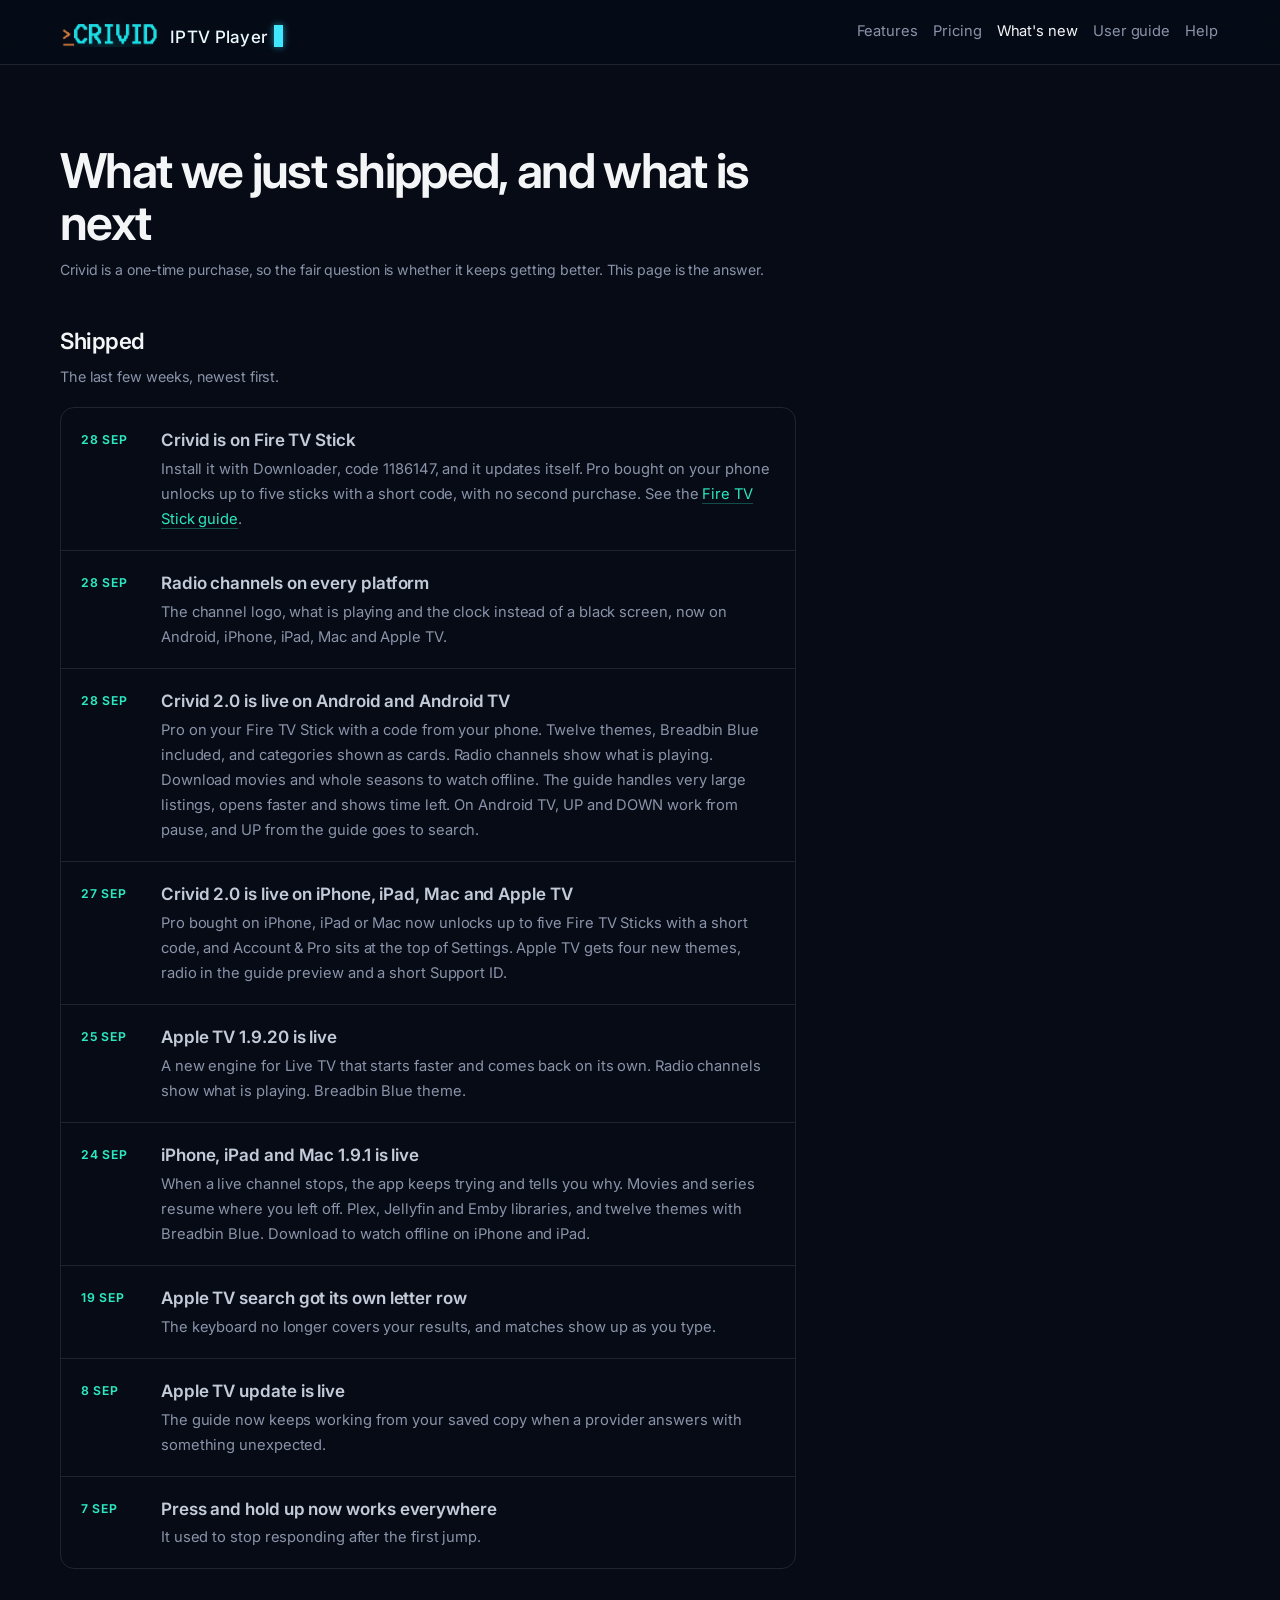
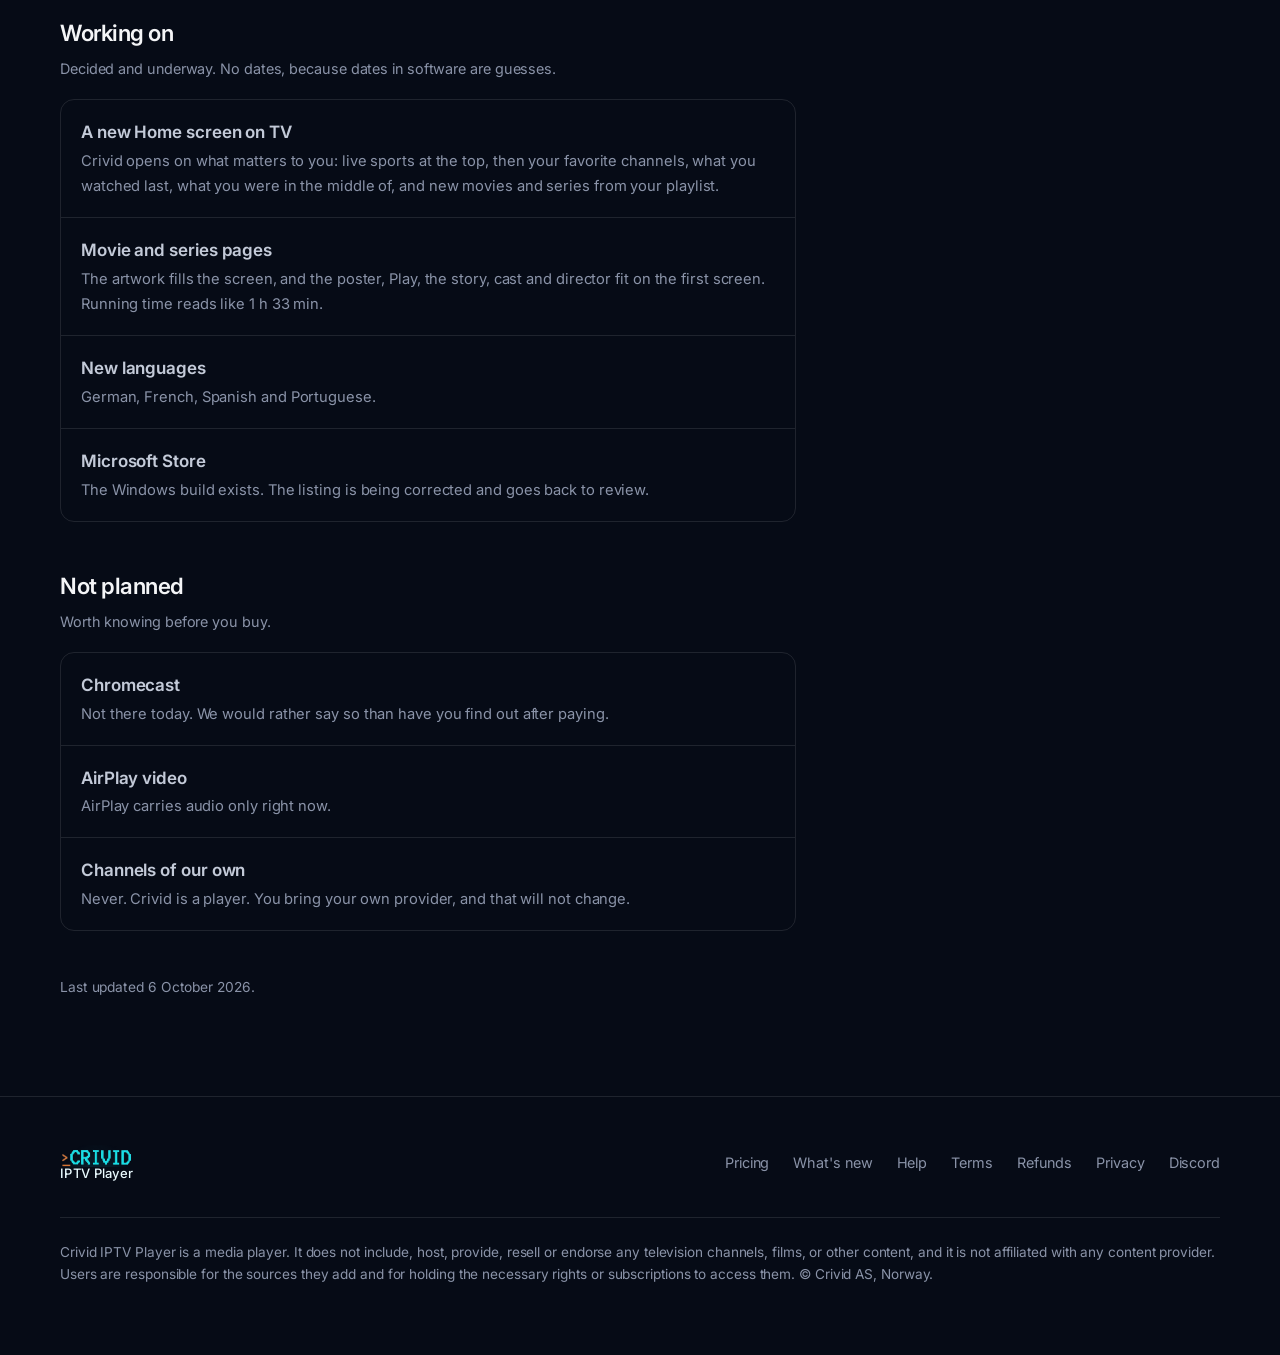
<file: roadmap.html>
<!doctype html>
<html lang="en">
<head>
<meta charset="utf-8">
<meta name="viewport" content="width=device-width, initial-scale=1">
<title>Roadmap | Crivid IPTV Player</title>
<meta name="description" content="What shipped recently in Crivid IPTV Player, what we are working on, and what is not planned. Updated as things ship.">
<link rel="canonical" href="https://crividplayer.com/roadmap">
<link rel="icon" href="/img/icon-32.png" sizes="32x32">
<link rel="apple-touch-icon" href="/img/icon-180.png">
<meta name="theme-color" content="#060B16">
<meta name="color-scheme" content="dark">
<meta property="og:type" content="website">
<meta property="og:url" content="https://crividplayer.com/roadmap">
<meta property="og:site_name" content="Crivid IPTV Player">
<meta property="og:title" content="Roadmap | Crivid IPTV Player">
<meta property="og:description" content="What shipped recently in Crivid IPTV Player, what we are working on, and what is not planned. Updated as things ship.">
<meta property="og:image" content="https://crividplayer.com/img/shots/shot_multiview-r3.jpg">
<meta property="og:image:width" content="1600">
<meta property="og:image:height" content="900">
<meta name="twitter:card" content="summary_large_image">
<link rel="stylesheet" href="/doc.css?v=202609300100">
<style>
.rm{max-width:46rem}
.rm h2{margin:2.8rem 0 .3rem}
.rm .hint{color:var(--muted);font-size:.9rem;margin:0 0 1.1rem}
.rm ul{list-style:none;margin:0;padding:0;border:1px solid var(--line);border-radius:14px;overflow:hidden}
.rm li{display:flex;gap:20px;padding:18px 20px;border-top:1px solid var(--line)}
.rm li:first-child{border-top:none}
.rm .when{flex:0 0 60px;color:var(--accent);font-size:.76rem;letter-spacing:.06em;
  font-weight:640;padding-top:4px;text-transform:uppercase}
.rm li b{display:block;font-weight:620}
.rm .sub{display:block;color:var(--muted);font-size:.92rem;margin-top:2px}
.rm .updated{color:var(--muted);font-size:.86rem;margin-top:2.8rem}
@media(max-width:600px){.rm li{flex-direction:column;gap:5px}.rm .when{flex:none}}
</style>
  <script defer src="https://stats.pokereyetd.com/script.js" data-website-id="1200125e-047b-4952-bb63-b91e23392a55" data-domains="crividplayer.com"></script>
</head>
<body>
<nav><div class="wrap">
  <a class="brandmark" href="/" aria-label="Crivid IPTV Player home"><img src="/img/wordmark.png" alt="Crivid" width="229" height="68"><span class="brand-sub">IPTV Player</span><span class="caret" aria-hidden="true"></span></a><span class="spacer"></span>
  <a class="nav-link" href="/#features">Features</a>
  <a class="nav-link" href="/pricing">Pricing</a>
  <a class="nav-link" href="/roadmap" aria-current="page">What&#39;s new</a>
  <a class="nav-link" href="/guide">User guide</a>
  <a class="nav-link" href="/help">Help</a>
</div></nav>

<main><div class="wrap">
  <div class="doc rm">
    <h1>What we just shipped, and what is next</h1>
    <p class="meta">Crivid is a one-time purchase, so the fair question is whether it keeps getting better. This page is the answer.</p>

    <h2>Shipped</h2>
    <p class="hint">The last few weeks, newest first.</p>
    <ul><li><span class="when">28 Sep</span><div><b>Crivid is on Fire TV Stick</b><span class="sub">Install it with Downloader, code 1186147, and it updates itself. Pro bought on your phone unlocks up to five sticks with a short code, with no second purchase. See the <a href="/firestick">Fire TV Stick guide</a>.</span></div></li><li><span class="when">28 Sep</span><div><b>Radio channels on every platform</b><span class="sub">The channel logo, what is playing and the clock instead of a black screen, now on Android, iPhone, iPad, Mac and Apple TV.</span></div></li><li><span class="when">28 Sep</span><div><b>Crivid 2.0 is live on Android and Android TV</b><span class="sub">Pro on your Fire TV Stick with a code from your phone. Twelve themes, Breadbin Blue included, and categories shown as cards. Radio channels show what is playing. Download movies and whole seasons to watch offline. The guide handles very large listings, opens faster and shows time left. On Android TV, UP and DOWN work from pause, and UP from the guide goes to search.</span></div></li><li><span class="when">27 Sep</span><div><b>Crivid 2.0 is live on iPhone, iPad, Mac and Apple TV</b><span class="sub">Pro bought on iPhone, iPad or Mac now unlocks up to five Fire TV Sticks with a short code, and Account &amp; Pro sits at the top of Settings. Apple TV gets four new themes, radio in the guide preview and a short Support ID.</span></div></li><li><span class="when">25 Sep</span><div><b>Apple TV 1.9.20 is live</b><span class="sub">A new engine for Live TV that starts faster and comes back on its own. Radio channels show what is playing. Breadbin Blue theme.</span></div></li><li><span class="when">24 Sep</span><div><b>iPhone, iPad and Mac 1.9.1 is live</b><span class="sub">When a live channel stops, the app keeps trying and tells you why. Movies and series resume where you left off. Plex, Jellyfin and Emby libraries, and twelve themes with Breadbin Blue. Download to watch offline on iPhone and iPad.</span></div></li><li><span class="when">19 Sep</span><div><b>Apple TV search got its own letter row</b><span class="sub">The keyboard no longer covers your results, and matches show up as you type.</span></div></li><li><span class="when">8 Sep</span><div><b>Apple TV update is live</b><span class="sub">The guide now keeps working from your saved copy when a provider answers with something unexpected.</span></div></li><li><span class="when">7 Sep</span><div><b>Press and hold up now works everywhere</b><span class="sub">It used to stop responding after the first jump.</span></div></li></ul>

    <h2>Working on</h2>
    <p class="hint">Decided and underway. No dates, because dates in software are guesses.</p>
    <ul><li><div><b>A new Home screen on TV</b><span class="sub">Crivid opens on what matters to you: live sports at the top, then your favorite channels, what you watched last, what you were in the middle of, and new movies and series from your playlist.</span></div></li><li><div><b>Movie and series pages</b><span class="sub">The artwork fills the screen, and the poster, Play, the story, cast and director fit on the first screen. Running time reads like 1 h 33 min.</span></div></li><li><div><b>New languages</b><span class="sub">German, French, Spanish and Portuguese.</span></div></li><li><div><b>Microsoft Store</b><span class="sub">The Windows build exists. The listing is being corrected and goes back to review.</span></div></li></ul>

    <h2>Not planned</h2>
    <p class="hint">Worth knowing before you buy.</p>
    <ul><li><div><b>Chromecast</b><span class="sub">Not there today. We would rather say so than have you find out after paying.</span></div></li><li><div><b>AirPlay video</b><span class="sub">AirPlay carries audio only right now.</span></div></li><li><div><b>Channels of our own</b><span class="sub">Never. Crivid is a player. You bring your own provider, and that will not change.</span></div></li></ul>

    <p class="updated">Last updated 6 October 2026.</p>
  </div>
</div></main>

<footer><div class="wrap">
  <div class="foot-grid">
    <a class="brandmark" href="/" aria-label="Crivid IPTV Player home"><img src="/img/wordmark.png" alt="Crivid" width="229" height="68"><span class="brand-sub">IPTV Player</span><span class="caret" aria-hidden="true"></span></a><span class="spacer"></span>
    <a href="/pricing">Pricing</a><a href="/roadmap">What&#39;s new</a><a href="/help">Help</a><a href="/terms">Terms</a><a href="/refunds">Refunds</a>
    <a href="/privacy">Privacy</a>
    <a href="https://discord.gg/jTUG8FNECK" target="_blank" rel="noopener">Discord</a>
  </div>
  <p class="disclaimer">Crivid IPTV Player is a media player. It does not include, host, provide, resell or endorse
  any television channels, films, or other content, and it is not affiliated with any content provider. Users are
  responsible for the sources they add and for holding the necessary rights or subscriptions to access them.
  &copy; Crivid AS, Norway.</p>
</div></footer>
<script src="/store-links.js" defer></script>
</body>
</html>
</file>
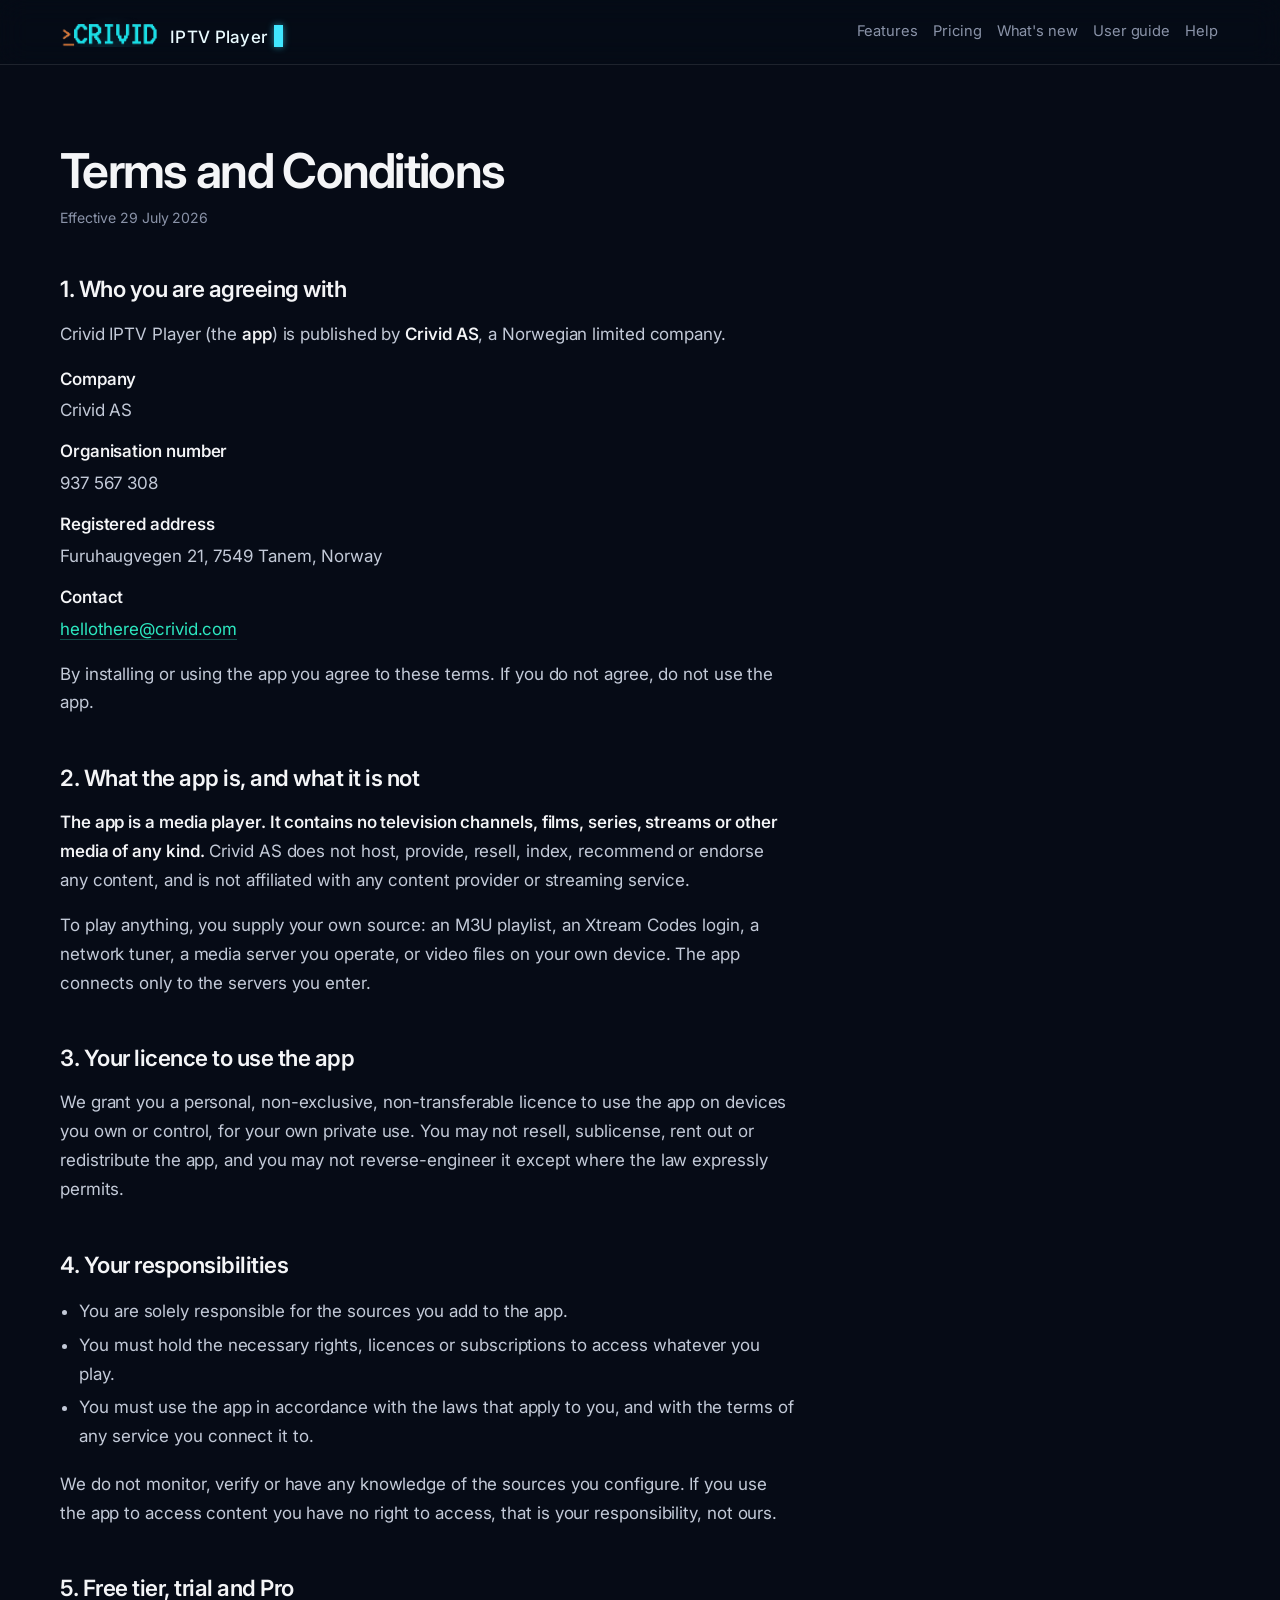
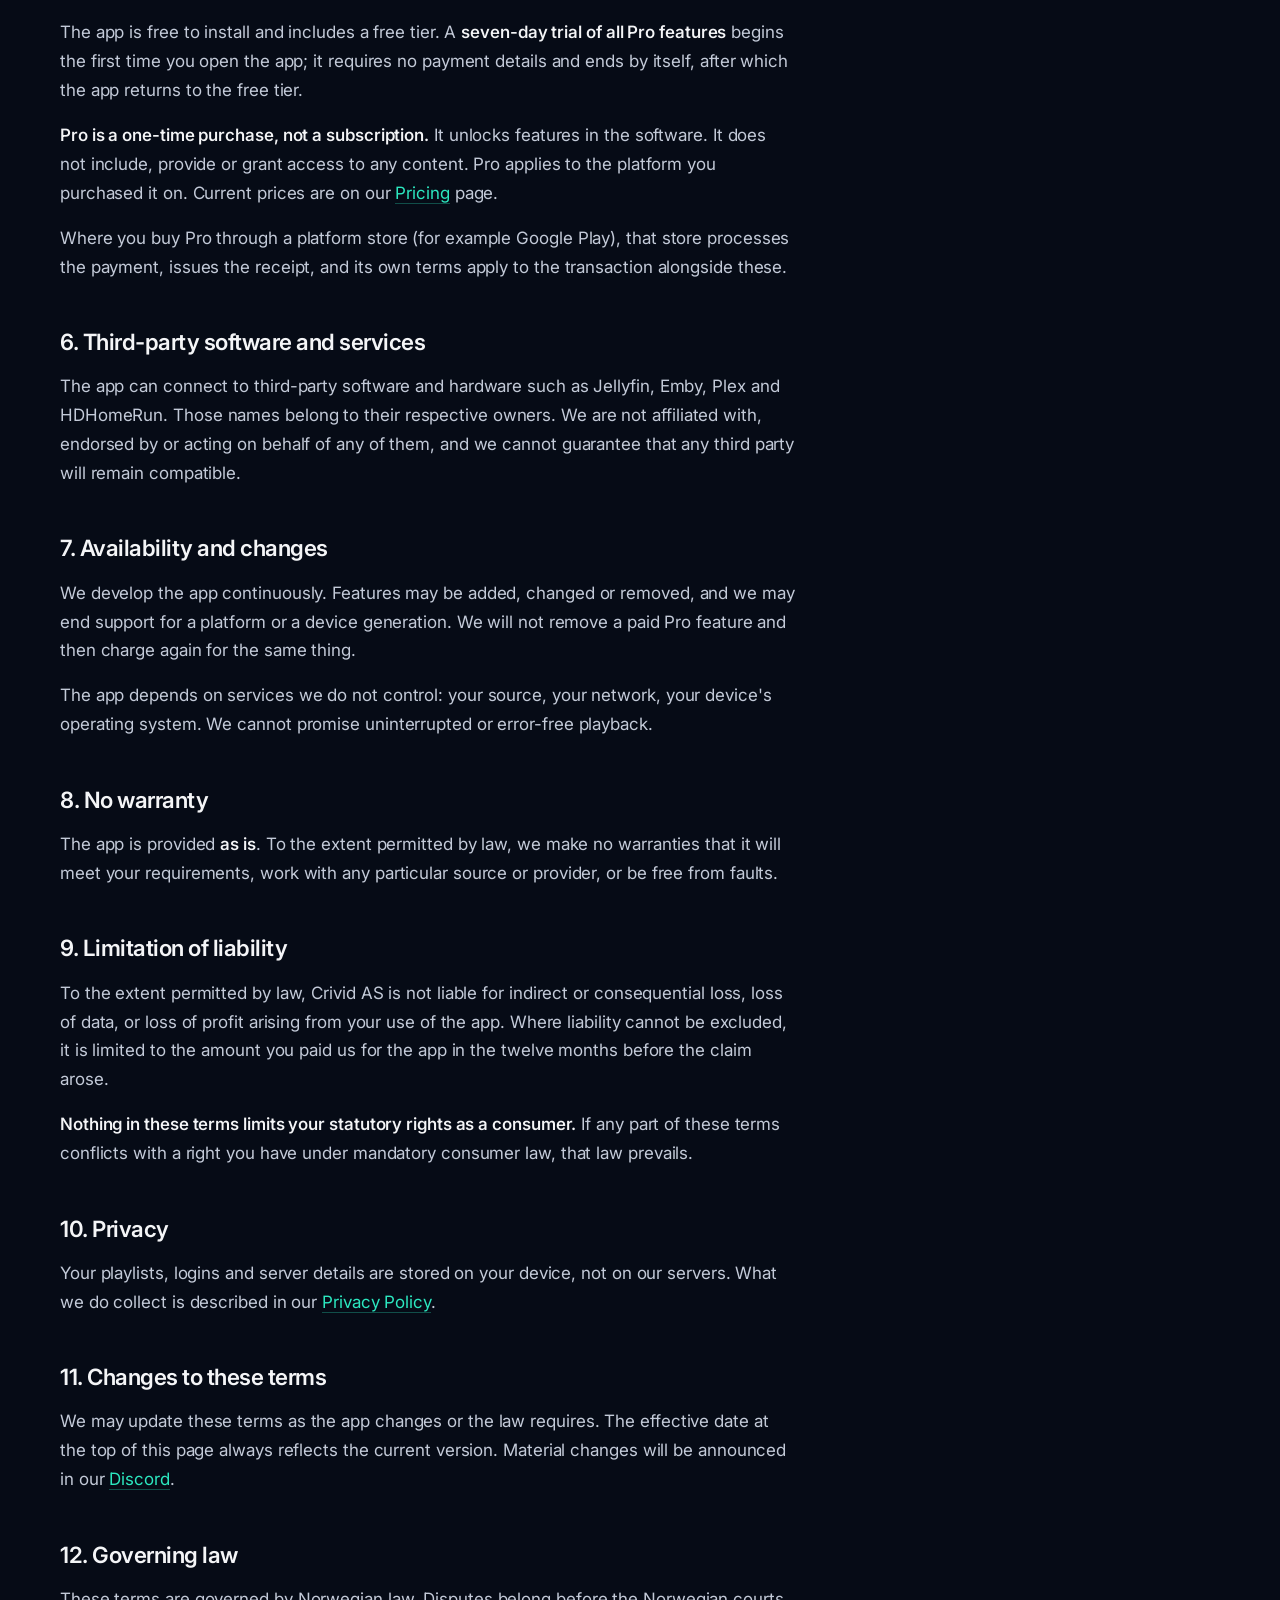
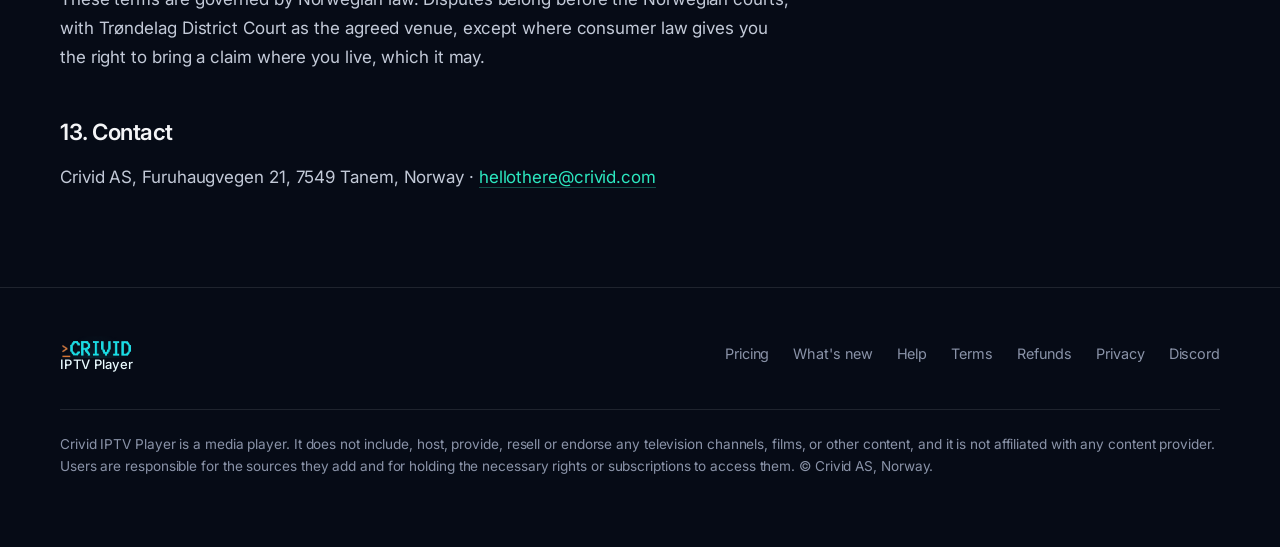
<file: terms.html>
<!doctype html>
<html lang="en">
<head>
<meta charset="utf-8">
<meta name="viewport" content="width=device-width, initial-scale=1">
<title>Terms and Conditions | Crivid IPTV Player</title>
<meta name="description" content="Terms and Conditions for Crivid IPTV Player, a media player published by Crivid AS, Norway. The app includes no channels or content.">
<link rel="canonical" href="https://crividplayer.com/terms">
<link rel="icon" href="/img/icon-32.png" sizes="32x32">
<link rel="apple-touch-icon" href="/img/icon-180.png">
<meta name="theme-color" content="#060B16">
<meta name="color-scheme" content="dark">
<meta property="og:type" content="website">
<meta property="og:url" content="https://crividplayer.com/terms">
<meta property="og:site_name" content="Crivid IPTV Player">
<meta property="og:title" content="Terms and Conditions | Crivid IPTV Player">
<meta property="og:description" content="Terms and Conditions for Crivid IPTV Player, a media player published by Crivid AS, Norway. The app includes no channels or content.">
<meta property="og:image" content="https://crividplayer.com/img/shots/shot_multiview-r3.jpg">
<meta property="og:image:width" content="1600">
<meta property="og:image:height" content="900">
<meta name="twitter:card" content="summary_large_image">
<link rel="stylesheet" href="/doc.css?v=202609300100">
  <script defer src="https://stats.pokereyetd.com/script.js" data-website-id="1200125e-047b-4952-bb63-b91e23392a55" data-domains="crividplayer.com"></script>
</head>
<body>
<nav><div class="wrap">
  <a class="brandmark" href="/" aria-label="Crivid IPTV Player home"><img src="/img/wordmark.png" alt="Crivid" width="229" height="68"><span class="brand-sub">IPTV Player</span><span class="caret" aria-hidden="true"></span></a><span class="spacer"></span>
  <a class="nav-link" href="/#features">Features</a>
  <a class="nav-link" href="/pricing">Pricing</a>
  <a class="nav-link" href="/roadmap">What&#39;s new</a>
  <a class="nav-link" href="/guide">User guide</a>
  <a class="nav-link" href="/help">Help</a>
</div></nav>

<main><div class="wrap"><div class="doc">
  <h1>Terms and Conditions</h1>
  <p class="meta">Effective 29 July 2026</p>

  <h2>1. Who you are agreeing with</h2>
  <p>Crivid IPTV Player (the <strong>app</strong>) is published by <strong>Crivid AS</strong>, a Norwegian limited
  company.</p>
  <dl>
    <dt>Company</dt><dd>Crivid AS</dd>
    <dt>Organisation number</dt><dd>937 567 308</dd>
    <dt>Registered address</dt><dd>Furuhaugvegen 21, 7549 Tanem, Norway</dd>
    <dt>Contact</dt><dd><a href="mailto:hellothere@crivid.com">hellothere@crivid.com</a></dd>
  </dl>
  <p>By installing or using the app you agree to these terms. If you do not agree, do not use the app.</p>

  <h2>2. What the app is, and what it is not</h2>
  <p><strong>The app is a media player. It contains no television channels, films, series, streams or other
  media of any kind.</strong> Crivid AS does not host, provide, resell, index, recommend or endorse any content,
  and is not affiliated with any content provider or streaming service.</p>
  <p>To play anything, you supply your own source: an M3U playlist, an Xtream Codes login, a network
  tuner, a media server you operate, or video files on your own device. The app connects only to the servers you
  enter.</p>

  <h2>3. Your licence to use the app</h2>
  <p>We grant you a personal, non-exclusive, non-transferable licence to use the app on devices you own or
  control, for your own private use. You may not resell, sublicense, rent out or redistribute the app, and you
  may not reverse-engineer it except where the law expressly permits.</p>

  <h2>4. Your responsibilities</h2>
  <ul>
    <li>You are solely responsible for the sources you add to the app.</li>
    <li>You must hold the necessary rights, licences or subscriptions to access whatever you play.</li>
    <li>You must use the app in accordance with the laws that apply to you, and with the terms of any service
    you connect it to.</li>
  </ul>
  <p>We do not monitor, verify or have any knowledge of the sources you configure. If you use the app to access
  content you have no right to access, that is your responsibility, not ours.</p>

  <h2>5. Free tier, trial and Pro</h2>
  <p>The app is free to install and includes a free tier. A <strong>seven-day trial of all Pro features</strong>
  begins the first time you open the app; it requires no payment details and ends by itself, after which the app
  returns to the free tier.</p>
  <p><strong>Pro is a one-time purchase, not a subscription.</strong> It unlocks features in the software. It
  does not include, provide or grant access to any content. Pro applies to the platform you purchased it on.
  Current prices are on our <a href="/pricing">Pricing</a> page.</p>
  <p>Where you buy Pro through a platform store (for example Google Play), that store processes the payment,
  issues the receipt, and its own terms apply to the transaction alongside these.</p>

  <h2>6. Third-party software and services</h2>
  <p>The app can connect to third-party software and hardware such as Jellyfin, Emby, Plex and HDHomeRun. Those
  names belong to their respective owners. We are not affiliated with, endorsed by or acting on behalf of any of
  them, and we cannot guarantee that any third party will remain compatible.</p>

  <h2>7. Availability and changes</h2>
  <p>We develop the app continuously. Features may be added, changed or removed, and we may end support for a
  platform or a device generation. We will not remove a paid Pro feature and then charge again for the same
  thing.</p>
  <p>The app depends on services we do not control: your source, your network, your device's operating system.
  We cannot promise uninterrupted or error-free playback.</p>

  <h2>8. No warranty</h2>
  <p>The app is provided <strong>as is</strong>. To the extent permitted by law, we make no warranties that it
  will meet your requirements, work with any particular source or provider, or be free from faults.</p>

  <h2>9. Limitation of liability</h2>
  <p>To the extent permitted by law, Crivid AS is not liable for indirect or consequential loss, loss of data, or
  loss of profit arising from your use of the app. Where liability cannot be excluded, it is limited to the amount
  you paid us for the app in the twelve months before the claim arose.</p>
  <p><strong>Nothing in these terms limits your statutory rights as a consumer.</strong> If any part of these
  terms conflicts with a right you have under mandatory consumer law, that law prevails.</p>

  <h2>10. Privacy</h2>
  <p>Your playlists, logins and server details are stored on your device, not on our servers. What we do collect
  is described in our <a href="https://crivid.com/crivid-iptv-privacy">Privacy Policy</a>.</p>

  <h2>11. Changes to these terms</h2>
  <p>We may update these terms as the app changes or the law requires. The effective date at the top of this page
  always reflects the current version. Material changes will be announced in our
  <a href="https://discord.gg/jTUG8FNECK">Discord</a>.</p>

  <h2>12. Governing law</h2>
  <p>These terms are governed by Norwegian law. Disputes belong before the Norwegian courts, with Trøndelag
  District Court as the agreed venue, except where consumer law gives you the right to bring a claim where you
  live, which it may.</p>

  <h2>13. Contact</h2>
  <p>Crivid AS, Furuhaugvegen 21, 7549 Tanem, Norway ·
  <a href="mailto:hellothere@crivid.com">hellothere@crivid.com</a></p>
</div></div></main>

<footer><div class="wrap">
  <div class="foot-grid">
    <a class="brandmark" href="/" aria-label="Crivid IPTV Player home"><img src="/img/wordmark.png" alt="Crivid" width="229" height="68"><span class="brand-sub">IPTV Player</span><span class="caret" aria-hidden="true"></span></a><span class="spacer"></span>
    <a href="/pricing">Pricing</a><a href="/roadmap">What&#39;s new</a><a href="/help">Help</a><a href="/terms">Terms</a><a href="/refunds">Refunds</a>
    <a href="/privacy">Privacy</a>
    <a href="https://discord.gg/jTUG8FNECK" target="_blank" rel="noopener">Discord</a>
  </div>
  <p class="disclaimer">Crivid IPTV Player is a media player. It does not include, host, provide, resell or endorse
  any television channels, films, or other content, and it is not affiliated with any content provider. Users are
  responsible for the sources they add and for holding the necessary rights or subscriptions to access them.
  &copy; Crivid AS, Norway.</p>
</div></footer>
</body>
</html>
</file>
<file: page.css>
@font-face{font-family:"Permanent Marker";src:url("fonts/permanent-marker.woff2") format("woff2");font-display:swap}
/* crividplayer.com — 2026-08-17
   Bygget om etter gjennomgang av konkurransebildet. Strukturen er lånt fra en
   konkurrent som selger bedre enn oss; påstandene er våre egne og etterprøvd.

   Typografi: appens EGEN Inter, variabel (vekt 100–900, optisk 14–32), subsettet
   til latin + æøå. 856 KB -> 48 KB. Lokal fil, ikke CDN: en font som lastes fra
   et fremmed domene feiler stille og bytter typografi uten å si fra.

   Tema: SIDA ER MØRK, ALLTID. Se token-blokka under. */

@font-face{
  font-family:'InterVar';
  src:url('fonts/inter-var.woff2?v=202608170109') format('woff2');
  font-weight:100 900; font-style:normal; font-display:swap;
}

/* ⚠️ MØRK, ALLTID — sida følger IKKE systemtemaet.
   Første utgave hadde lys + mørk palett etter prefers-color-scheme. Christian
   kjører lyst systemtema og fikk en HVIT side: feil merkevare (appen er mørk,
   alle butikkpanelene er mørke), og ordmerket er en PNG tegnet for mørk bunn —
   på lys bakgrunn fikk det en synlig lys glorie rundt seg.
   Enkelt-tema er et VALG her, ikke en forglemmelse: hver farge settes eksplisitt,
   så sida holder seg uansett hva verten rundt gjør.
   (De to gamle mørk-blokkene hadde dessuten drevet fra hverandre — --live sto
   duplisert i den ene og manglet i den andre. Ett sett kan ikke drive.) */
:root{
  --ground:#060B16; --ground-2:#0B1526; --surface:#111F38; --surface-2:#0E1A30;
  --line:#1E3155; --line-soft:#182742;
  --ink:#E8F0FF; --ink-2:#C3D4EE; --muted:#93ACD6;
  --cyan:#22DDF5; --mint:#3BE8A8;
  --glow:rgba(34,221,245,.16); --on-accent:#04121C;
  --live:#2CE8C0; --live-line:rgba(44,232,192,.42); --live-fill:rgba(44,232,192,.10);
  --shadow:0 26px 70px rgba(0,0,0,.55),0 2px 8px rgba(0,0,0,.35);
}

*{box-sizing:border-box;margin:0;padding:0}
html{scroll-behavior:smooth}
body{
  font-family:'InterVar',system-ui,-apple-system,sans-serif;
  font-variation-settings:'opsz' 14,'wght' 400;
  background:var(--ground); color:var(--ink);
  line-height:1.6; -webkit-font-smoothing:antialiased;
}
.wrap{max-width:1120px;margin:0 auto;padding:0 28px}
a{color:inherit}

/* Ryggraden er FJERNET for godt. Ideen var guidens naa-linje foert gjennom
   sida. Foerste forsoek hang ikke sammen med noe; andre forsoek koblet den til
   seksjonsmerkene — og den fungerte fortsatt ikke i praksis. Christian saa den
   to ganger og reagerte begge ganger. Da er den feil, uansett hvor god ideen er
   paa papiret. */
.page{position:relative}

/* ── Topplinje ────────────────────────────────────────────────────────── */
.top{position:relative;z-index:2;border-bottom:1px solid var(--line-soft);background:var(--ground)}
.top .wrap{display:flex;align-items:center;gap:26px;padding-top:16px;padding-bottom:16px}
.top img{height:26px;width:auto;display:block}
.nav{margin-left:auto;display:flex;gap:22px;flex-wrap:wrap}
.nav-link{font-size:.9rem;color:var(--muted);text-decoration:none;font-variation-settings:'opsz' 14,'wght' 560}
.nav-link:hover{color:var(--ink)}
.nav-link:focus-visible{outline:2px solid var(--cyan);outline-offset:3px;border-radius:4px}

section{position:relative;padding:82px 0}
.eyebrow{
  position:relative;font-variation-settings:'opsz' 14,'wght' 640;font-size:.72rem;
  letter-spacing:.16em;text-transform:uppercase;color:var(--muted);margin-bottom:22px;
}
.eyebrow::before{content:"";display:inline-block;width:26px;height:2px;vertical-align:middle;
  margin-right:12px;border-radius:2px;background:linear-gradient(90deg,var(--cyan),var(--mint))}

h1,h2,h3{font-variation-settings:'opsz' 32,'wght' 780;letter-spacing:-.025em;line-height:1.04;text-wrap:balance}
h1{font-size:clamp(2.7rem,6.4vw,4.9rem)}
h1 .second{
  display:block;font-variation-settings:'opsz' 32,'wght' 500;color:var(--muted);
  letter-spacing:-.018em;margin-top:.16em;font-size:clamp(1.35rem,2.9vw,2.15rem);line-height:1.16;
}
h2{font-size:clamp(1.9rem,3.7vw,2.9rem);margin-bottom:16px}
h3{font-size:1.06rem;font-variation-settings:'opsz' 14,'wght' 680;letter-spacing:-.01em}
p{color:var(--ink-2);max-width:62ch}
.lede{font-size:1.14rem;color:var(--muted);margin-top:24px;max-width:56ch}
.define{font-size:.92rem;color:var(--muted);opacity:.75;margin-top:12px;max-width:62ch}
.punch{
  margin-top:20px;font-variation-settings:'opsz' 32,'wght' 640;font-size:1.5rem;
  letter-spacing:-.02em;color:var(--ink);max-width:46ch;
}

.hero{padding-top:64px;padding-bottom:34px}
.cta{display:flex;gap:14px;flex-wrap:wrap;margin-top:36px}
.btn{
  display:inline-flex;align-items:center;gap:9px;padding:14px 24px;border-radius:11px;
  font-variation-settings:'opsz' 14,'wght' 640;font-size:.95rem;text-decoration:none;
  border:1px solid transparent;transition:transform .16s ease,box-shadow .16s ease;
}
.btn-primary{background:linear-gradient(135deg,var(--cyan),var(--mint));color:var(--on-accent);box-shadow:0 10px 30px var(--glow)}
.btn-ghost{border-color:var(--line);color:var(--ink);background:var(--surface)}
.btn:hover{transform:translateY(-2px)}
.btn:focus-visible{outline:2px solid var(--cyan);outline-offset:3px}
.fineprint{margin-top:18px;font-size:.9rem;color:var(--muted)}

.platforms{display:flex;flex-wrap:wrap;gap:8px;margin-top:34px;padding-top:26px;border-top:1px solid var(--line-soft)}
.chip{
  font-size:.78rem;padding:6px 12px;border-radius:99px;border:1px solid var(--line);
  color:var(--ink-2);font-variation-settings:'opsz' 14,'wght' 560;
}
.chip.live{border-color:var(--live-line);color:var(--live)}
.chip.soon{color:var(--muted);border-style:dashed}
/* «SOON» sprayet på skrå over det som ikke er ute ennå (Christian 27.09).
   Permanent Marker ligger på vårt eget domene (Apache 2.0), så ingenting
   hentes fra Google. Filteret #spray i index.html gir ujevne kanter, og
   skyggene gir den tynne dusjen rundt, slik sprayboks gjør. */
.chip.soon{position:relative;overflow:visible;margin-right:1.6rem}
.chip.soon::after{
  content:"SOON";position:absolute;right:-1.7rem;top:-.95rem;
  transform:rotate(-12deg);
  font-family:"Permanent Marker","Comic Sans MS",cursive;font-size:1.3rem;line-height:1;
  letter-spacing:.1em;color:#ff2a2a;white-space:nowrap;pointer-events:none;
  text-shadow:0 0 1px #ff2a2a,0 0 5px rgba(255,42,42,.55),0 0 14px rgba(255,42,42,.28);
  filter:url(#spray);opacity:.93;
}

/* ── Butikkpanelene bærer argumentet ──────────────────────────────────── */
figure{margin:0}
.shot{
  width:100%;height:auto;display:block;border-radius:14px;border:1px solid var(--line);
  box-shadow:var(--shadow);background:var(--surface);
}
.hero-shot{margin-top:52px}
.cap{margin-top:12px;font-size:.8rem;color:var(--muted)}
.gallery{display:grid;grid-template-columns:repeat(auto-fit,minmax(430px,1fr));gap:26px;margin-top:44px}
@media (max-width:900px){.gallery{grid-template-columns:1fr}}

/* ── Sammenlikning ───────────────────────────────────────────────────── */
.ledger{margin-top:40px;border:1px solid var(--line);border-radius:14px;overflow:hidden;background:var(--surface)}
.lrow{display:grid;grid-template-columns:1fr 1fr;border-top:1px solid var(--line-soft)}
.lrow:first-child{border-top:none}
.lrow>div{padding:20px 22px;font-size:.95rem}
.lrow .them{color:var(--muted);border-right:1px solid var(--line-soft)}
.lrow .us{color:var(--ink)}
.lrow .us b{font-variation-settings:'opsz' 14,'wght' 680;color:var(--mint)}
.lhead{
  background:var(--surface-2);font-size:.72rem;letter-spacing:.14em;text-transform:uppercase;
  color:var(--muted);font-variation-settings:'opsz' 14,'wght' 640;
}

/* ── Steg ─────────────────────────────────────────────────────────────── */
.steps{
  display:grid;grid-template-columns:repeat(auto-fit,minmax(248px,1fr));margin-top:44px;
  border:1px solid var(--line);border-radius:14px;overflow:hidden;background:var(--surface);
}
.step{padding:28px 26px;border-left:1px solid var(--line-soft)}
.step:first-child{border-left:none}
.step .n{
  font-variant-numeric:tabular-nums;font-size:.75rem;letter-spacing:.14em;color:var(--cyan);
  font-variation-settings:'opsz' 14,'wght' 660;margin-bottom:12px;
}
.step p{font-size:.93rem;margin-top:9px;color:var(--muted)}

/* ── Resten av funksjonene ────────────────────────────────────────────── */
.more{
  display:grid;grid-template-columns:repeat(auto-fit,minmax(258px,1fr));gap:1px;margin-top:40px;
  background:var(--line-soft);border:1px solid var(--line);border-radius:14px;overflow:hidden;
}
.more>div{background:var(--surface);padding:22px}
.more p{font-size:.9rem;color:var(--muted);margin-top:6px}
.pro-tag{
  display:inline-block;margin-left:8px;font-size:.63rem;letter-spacing:.1em;padding:3px 7px;border-radius:5px;
  border:1px solid color-mix(in srgb,var(--cyan) 42%,var(--line));color:var(--cyan);vertical-align:middle;
  font-variation-settings:'opsz' 14,'wght' 640;
}

.panel{margin-top:40px;border:1px solid var(--line);border-radius:16px;padding:40px 36px;background:var(--surface);box-shadow:var(--shadow)}
.price{
  font-variation-settings:'opsz' 32,'wght' 760;font-size:3rem;letter-spacing:-.03em;
  background:linear-gradient(135deg,var(--cyan),var(--mint));
  -webkit-background-clip:text;background-clip:text;color:transparent;
}
.plist{list-style:none;margin-top:22px;display:grid;gap:11px}
.plist li{padding-left:26px;position:relative;color:var(--ink-2);font-size:.95rem}
.plist li::before{
  content:"";position:absolute;left:0;top:.52em;width:11px;height:2px;border-radius:2px;
  background:linear-gradient(90deg,var(--cyan),var(--mint));
}

/* ── FAQ ──────────────────────────────────────────────────────────────── */
.faq{margin-top:40px;border-top:1px solid var(--line-soft)}
details{border-bottom:1px solid var(--line-soft)}
summary{
  padding:19px 0;cursor:pointer;font-variation-settings:'opsz' 14,'wght' 620;font-size:1rem;
  list-style:none;display:flex;justify-content:space-between;gap:20px;align-items:center;
}
summary::-webkit-details-marker{display:none}
summary::after{content:"+";color:var(--cyan);font-variation-settings:'opsz' 14,'wght' 500;font-size:1.3rem;line-height:1}
details[open] summary::after{content:"–"}
summary:focus-visible{outline:2px solid var(--cyan);outline-offset:2px}
details p{padding-bottom:20px;font-size:.95rem;color:var(--muted)}

/* ── Bunn: her hører ansvarsfraskrivelsen hjemme ──────────────────────── */
footer{border-top:1px solid var(--line);padding:44px 0 60px;margin-top:36px;background:var(--surface-2)}
.foot-nav{display:flex;gap:22px;flex-wrap:wrap;margin-bottom:26px}
.foot-nav a{font-size:.9rem;color:var(--muted);text-decoration:none;font-variation-settings:'opsz' 14,'wght' 560}
.foot-nav a:hover{color:var(--ink)}
.foot-nav a:focus-visible{outline:2px solid var(--cyan);outline-offset:3px;border-radius:4px}
.legal{font-size:.82rem;color:var(--muted);max-width:76ch;line-height:1.7}
.legal strong{color:var(--ink-2);font-variation-settings:'opsz' 14,'wght' 620}

@media (max-width:760px){
  section{padding:62px 0}
  .lrow{grid-template-columns:1fr}
  .lrow .them{border-right:none;border-bottom:1px solid var(--line-soft)}
  .step{border-left:none;border-top:1px solid var(--line-soft)}
  .step:first-child{border-top:none}
}
@media (prefers-reduced-motion:reduce){*{animation:none !important;transition:none !important;scroll-behavior:auto !important}}

/* ── Butikknapper ─────────────────────────────────────────────────────────
   Beholdt fra den gamle sida: SVG-glyf + to linjer («Google Play» over
   «DOWNLOAD NOW»). Fargene går nå gjennom tokens — originalen brukte
   rgba(255,255,255,…), som er usynlig på lys bunn. */
.store{
  display:inline-flex;align-items:center;gap:.7rem;
  padding:.8rem 1.25rem;border-radius:12px;
  border:1px solid var(--line);background:var(--surface);color:var(--ink);
  text-decoration:none;transition:border-color .18s,background .18s,transform .18s;
}
.store{background:linear-gradient(180deg,var(--live-fill),color-mix(in srgb,var(--live-fill) 45%,transparent));border-color:var(--live-line)}
.store:hover{border-color:var(--live);transform:translateY(-1px)}
.store:focus-visible{outline:2px solid var(--cyan);outline-offset:3px}
.store svg{width:22px;height:22px;flex:none;opacity:.92;stroke:var(--ink)}
.store.discord svg{fill:#fff;stroke:none}
.store.discord{background:linear-gradient(180deg,color-mix(in srgb,#5865F2 55%,transparent),color-mix(in srgb,#5865F2 28%,transparent));border-color:color-mix(in srgb,#5865F2 70%,transparent)}
.store.discord:hover{border-color:#7983f5}
.store.discord small{color:#c7cdff}
.store b{display:block;font-size:.95rem;font-variation-settings:'opsz' 14,'wght' 620;letter-spacing:-.01em}
.store small{display:block;font-size:.72rem;color:var(--live);letter-spacing:.06em}

/* ── Offisielle butikkmerker ──────────────────────────────────────────────
   Googles og Apples egne merker, uendret. Reglene (lest 27.09): minst 40 px
   høye på skjerm, luft rundt på minst en fjerdedel av høyden (12 px ved 48),
   og Google-merket minst like stort som de andre. Begge er 48 px høye her. */
.badges{display:flex;flex-wrap:wrap;gap:24px;align-items:flex-start}
.badge{display:flex;flex-direction:column;align-items:center;gap:8px}
.badge a{display:block;border-radius:8px;transition:transform .18s}
.badge a:hover{transform:translateY(-1px)}
.badge a:focus-visible{outline:2px solid var(--cyan);outline-offset:4px}
.badge img{display:block;height:48px;width:auto}
.badge small{font-size:.72rem;color:var(--muted);letter-spacing:.04em}
/* Fire TV Stick: ingen butikk, saa en egen knapp i samme hoeyde som butikkmerkene (28.09) */
.fire-badge{height:48px;display:flex!important;flex-direction:column;justify-content:center;padding:0 16px;background:#000;color:#fff;border:1px solid #a6a6a6;border-radius:8px;line-height:1.05;text-decoration:none}
.fire-badge .fb-small{font-size:.66rem;letter-spacing:.02em}
.fire-badge .fb-big{font-size:1.05rem;font-weight:700}
a.chip{text-decoration:none}

/* ── Karusellen ───────────────────────────────────────────────────────────
   Uendret oppførsel fra den gamle sida, og av god grunn: hvert panel bærer
   sin egen store overskrift, så en ekte kryssfade viser TO overskrifter oppå
   hverandre midt i overgangen. Skiftet går derfor gjennom bakgrunnen — det
   utgående tones ut FØRST, det inngående starter etter at det er borte. */
.slider{position:relative;margin-top:52px}
/* OMGIVELSESLYS. En uskarp, forstørret kopi av SAMME bilde ligger bak rammen,
   så skjermen ser ut til å lyse ut i et mørkt rom. Fargen kommer fra bildet
   selv, så den skifter med hvert skjermbilde: blått i guiden, grønt på banen,
   ravgult i kløfta. Nettleseren laster fila én gang og tegner den to ganger.

   ⚠️ Rekkefølgen betyr noe: glødelaget må ligge UNDER rammen og ikke ta imot
   mus, ellers spiser det klikkene på pilene. */
.stage{position:relative;isolation:isolate}
.glow{
  position:absolute;inset:-7% -5%;z-index:0;pointer-events:none;
  filter:blur(58px) saturate(1.45);opacity:.5;
  border-radius:40px;overflow:hidden;
}
.glow img{
  position:absolute;inset:0;width:100%;height:100%;object-fit:cover;
  opacity:0;transition:opacity .55s ease;
}
.glow img.on{opacity:1}

.frame{
  position:relative;z-index:1;border-radius:16px;overflow:hidden;aspect-ratio:16/9;
  background:#05070c;
  /* Tykkere kant enn før: skjermbildene er nå full-bleed uten egen marg, så
     rammen må gjøre jobben en TV-ramme gjør. */
  border:1px solid color-mix(in srgb,var(--line) 70%,#000);
  box-shadow:0 30px 70px rgba(0,0,0,.62), 0 0 0 1px rgba(255,255,255,.05) inset;
}
/* EKTE kryssfade. Den gamle overgangen tonet ut FØRST og inn ETTERPÅ, fordi
   bildene hadde innebrent overskrift og to overskrifter ville ligget oppå
   hverandre. Bildene er rene nå, så begge kan gå samtidig. */
.frame img{position:absolute;inset:0;width:100%;height:100%;object-fit:cover;opacity:0;transition:opacity .55s ease}
.frame img.on{opacity:1}

/* Bildeteksten er EKTE tekst, ikke brent inn i bildet: den kan leses av
   søkemotorer, skalerer på mobil, og kan endres uten å rendre bilder på nytt. */
.caps{position:relative;margin-top:1.15rem;min-height:2.9em}
.cap{
  position:absolute;inset:0;margin:0;text-align:center;
  font-size:.98rem;line-height:1.45;color:var(--muted);max-width:52ch;
  margin-inline:auto;opacity:0;transition:opacity .45s ease;
}
.cap.on{opacity:1}

@media (prefers-reduced-motion:reduce){
  .frame img,.glow img,.cap{transition:none}
}
@media (max-width:640px){
  .glow{filter:blur(34px) saturate(1.4);opacity:.42}
  .cap{font-size:.88rem}
}

.controls{display:flex;justify-content:center;align-items:center;gap:1.1rem;margin-top:1.15rem}
.dots{display:flex;justify-content:center;gap:.45rem}
/* Prikken er 7px, men TRYKKFLATA er 24px. Revisjonen 22.08 målte at 7x7 er
   for lite til å treffes pålitelig med tommelen. Løsningen er ikke en større
   prikk (det ville endret designet), men en gjennomsiktig padding rundt den:
   fingeren treffer 24px, øyet ser 7px. */
.dots{gap:0}
.dots button{
  width:7px;height:7px;padding:0;border-radius:99px;cursor:pointer;border:0;
  background:color-mix(in srgb,var(--muted) 55%,transparent);transition:background .25s,width .25s;
  /* box-sizing:content-box gjør at paddingen legger seg UTENPÅ de 7 pikslene
     i stedet for å spise dem. Uten den ville prikken krympet til ingenting. */
  box-sizing:content-box;
  padding:8.5px;margin:0;background-clip:content-box;
}
.dots button[aria-current="true"]{background:var(--mint);width:22px;background-clip:content-box}
.dots button:focus-visible{outline:2px solid var(--cyan);outline-offset:3px}

.arrow{
  position:absolute;top:calc(50% - 2.6rem);transform:translateY(-50%);z-index:3;
  width:40px;height:40px;border-radius:99px;cursor:pointer;display:grid;place-items:center;
  border:1px solid var(--line);background:color-mix(in srgb,var(--surface) 82%,transparent);
  backdrop-filter:blur(8px);transition:background .2s,border-color .2s;
}
.arrow:hover{background:var(--surface);border-color:color-mix(in srgb,var(--cyan) 45%,var(--line))}
.arrow:focus-visible{outline:2px solid var(--cyan);outline-offset:2px}
.arrow svg{width:17px;height:17px;stroke:var(--ink);fill:none;stroke-width:2;stroke-linecap:round;stroke-linejoin:round}
.arrow.prev{left:1rem}
.arrow.next{right:1rem}
/* Piler oppå bildet forutsetter rolig bakgrunn i kantene. Panelene har brødtekst
   helt ut i venstre kant, og på smal skjerm dekket pilene den. Under 640 px
   faller de derfor ut av bildet og inn i kontrollraden. */
@media (max-width:640px){
  .arrow{position:static;top:auto;transform:none;width:36px;height:36px}
  .arrow.prev,.arrow.next{left:auto;right:auto}
}
.shot-note{margin:.55rem 0 0;text-align:center;font-size:.76rem;color:var(--muted);max-width:none}


/* ── Stats-stripe ─────────────────────────────────────────────────────────
   Tre ruter rett under helten. Tallet i foerste rute byttes av skriptet i
   index.html; verdien som staar i HTML-en er fallback, ikke pynt. */
.stats-sec{padding-top:0;padding-bottom:0}
.stats{border:1px solid var(--line);border-radius:14px;background:var(--surface);
  display:grid;grid-template-columns:repeat(3,1fr);overflow:hidden}
.stat{padding:30px 26px;text-align:center;border-left:1px solid var(--line-soft)}
.stat:first-child{border-left:none}
.stat .n{font-variation-settings:'opsz' 32,'wght' 780;font-size:2.35rem;letter-spacing:-.025em;
  line-height:1.05;display:block;color:var(--ink)}
.stat .l{margin-top:8px;font-size:.72rem;letter-spacing:.14em;text-transform:uppercase;
  color:var(--muted);font-variation-settings:'opsz' 14,'wght' 640}
.stat .s{margin-top:3px;font-size:.75rem;color:var(--muted);opacity:.72}
.stat a{color:var(--mint);text-decoration:none}
.stat a:hover{text-decoration:underline}
.stat a:focus-visible{outline:2px solid var(--cyan);outline-offset:3px;border-radius:4px}
@media(max-width:720px){
  .stats{grid-template-columns:1fr}
  .stat{border-left:none;border-top:1px solid var(--line-soft)}
  .stat:first-child{border-top:none}
}

/* ── Gjennomgang 26.09.2026 ───────────────────────────────────────────────
 Fire agenter gikk over sida. Endringene under er samlet her med vilje, saa
 de kan leses som én beslutning og ikke smøres utover fila. */

/* Glødelaget bak karusellen stakk 8 px ut paa nettbrett (768), og hele sida
 rullet sidelengs. clip, ikke hidden: hidden lager en rullebeholder og
 brekker position:sticky. */
html,body{overflow-x:clip}

/* Butikknappene skal vinne blikket, ikke Discord. Fylt mint med mørk tekst;
 Discord er en tekstlenke under finskriften. */
.store{background:linear-gradient(135deg,var(--cyan),var(--mint));border-color:transparent;color:var(--on-accent)}
.store:hover{border-color:transparent;filter:brightness(1.06)}
.store svg{stroke:var(--on-accent);opacity:1}
.store small{color:var(--on-accent);opacity:.78;letter-spacing:.02em;font-size:.76rem;text-transform:none}
.fineprint b{color:var(--ink);font-variation-settings:'opsz' 14,'wght' 640}
.community{margin-top:8px;font-size:.9rem;color:var(--muted)}
.community a{color:var(--mint);text-decoration:none;border-bottom:1px solid color-mix(in srgb,var(--mint) 40%,transparent)}
.community a:hover{border-bottom-color:var(--mint)}
.community a:focus-visible{outline:2px solid var(--cyan);outline-offset:3px;border-radius:4px}

/* PRO skal synes der Pro-funksjonene staar. */
.pro-note{margin-top:14px;font-size:.92rem;color:var(--muted)}
h2 .pro-tag{font-size:.8rem;vertical-align:.35em}

/* Seks funksjoner i fire kolonner ga to tomme ruter paa PC. */
@media (min-width:900px){.more{grid-template-columns:repeat(3,1fr)}}

/* Etiketter under 12 px var paa grensen i dempet farge paa mørk bunn. */
.pro-tag{font-size:.7rem}
.eyebrow{font-size:.76rem}
.chip{font-size:.8rem}
.stat .l{font-size:.76rem}

/* Trykkflater paa minst 44 px paa telefon. */
.nav-link,.foot-nav a{display:inline-block;padding:10px 2px}
.top .wrap{padding-top:8px;padding-bottom:8px}
.dots button{padding:10.5px}
@media (max-width:640px){
 .arrow{width:44px;height:44px}
 /* Definisjonen gjentar leden; paa telefon skyver den første skjermbilde ned. */
 .define{display:none}
}

/* Sammenlikningen mistet kolonnene paa telefon: overskriftene stablet seg
 øverst og radene vekslet uten merke. Hver celle faar sin egen etikett. */
@media (max-width:760px){
 .lrow:first-child{display:none}
 .lrow .them::before,.lrow .us::before{
  display:block;font-size:.7rem;letter-spacing:.14em;text-transform:uppercase;
  color:var(--muted);margin-bottom:4px;font-variation-settings:'opsz' 14,'wght' 640;
 }
 .lrow .them::before{content:"The player you have now"}
 .lrow .us::before{content:"Crivid"}
}
/* Fire menypunkter ved siden av ordmerket brakk i to rader paa 390 px.
 Paa smal skjerm faar menyen sin egen rad under ordmerket. */
.nav-link{white-space:nowrap}
@media (max-width:560px){
 .top .wrap{flex-wrap:wrap;row-gap:0}
 .nav{margin-left:0;width:100%;gap:18px}
 h1{font-size:2.25rem}
}

/* ── Logo 30.09.2026 ─────────────────────────────────────────────────────
 Christian: samme logo øverst på alle sider, med blinkende markør. Samme
 lockup som doc.css (og appens brand_wordmark.dart): #41E7FF, 1,05 s,
 steps(1), ikke fade. Under 560 px faller «IPTV Player» bort, markøren blir. */
.brandmark{display:flex;align-items:flex-end;gap:9px;text-decoration:none;line-height:1}
.top .brandmark img{width:auto;height:30px;display:block}
.brand-sub{font-size:17px;font-weight:500;letter-spacing:.3px;color:#EAFBFF;position:relative;bottom:1px;white-space:nowrap}
.caret{width:9px;height:22px;background:#41E7FF;flex:none;margin-left:-2px;
  box-shadow:0 0 7px rgba(56,225,255,.6);animation:caret 1.05s steps(1,end) infinite}
@keyframes caret{0%,49.99%{opacity:1}50%,100%{opacity:0}}
@media (prefers-reduced-motion:reduce){.caret{animation:none;opacity:1}}
@media (max-width:560px){.top .brand-sub{display:none}}
</file>
<file: doc.css>
/* doc.css — stilene for pricing / terms / refunds.
   Dette ER den gamle page.css, uendret.

   🔴 Hvorfor den ble skilt ut 2026-08-17: forsida ble bygget om og page.css
   skrevet helt om. De tre dokumentsidene delte den fila, saa klassene deres
   forsvant og de sto HVITE og ustylet i produksjon.
   Aa kopiere reglene tilbake var ikke nok: tokenavnene kolliderer med motsatt
   betydning. Gammel --ink er BAKGRUNN (#05070f), ny --ink er TEKST (#E8F0FF).
   Samme navn, omvendt rolle - sidene ville faatt lys tekst paa lys bunn.

   Derfor egen fil. De to systemene skal ikke dele navnerom.
   Skal disse sidene noen gang over paa det nye systemet, er det en egen jobb. */
/* Delt stil for undersidene (pricing, terms, refunds).
   Forsiden har sin egen inline-CSS og røres ikke — variablene og nav/footer
   er speilet her med vilje, så en endring på forsiden ikke kan brekke
   juridiske sider som Paddle vurderer. */

:root{
  --ink:#060B16;
  --ink-2:#0b1020;
  --paper:#f4f5f7;
  --muted:#8a93a8;
  --line:rgba(255,255,255,.10);
  --accent:#2ce8c0;
  --accent-2:#3fd0ff;
}
*{box-sizing:border-box}
html{-webkit-text-size-adjust:100%}
body{
  margin:0;background:var(--ink);color:var(--paper);
  font:400 17px/1.7 "InterVar","Inter",-apple-system,BlinkMacSystemFont,"Segoe UI",Roboto,Helvetica,Arial,sans-serif;
  letter-spacing:-.005em;overflow-x:clip;
}
img{max-width:100%;display:block}
a{color:inherit}
.wrap{width:min(1160px,92vw);margin-inline:auto}

/* nav */
nav{position:sticky;top:0;z-index:50;backdrop-filter:blur(14px);
  background:color-mix(in srgb, var(--ink) 82%, transparent);
  border-bottom:1px solid var(--line)}
nav .wrap{display:flex;align-items:center;gap:.7rem;height:64px}
nav .spacer{flex:1}
.nav-link{color:var(--muted);text-decoration:none;font-size:.92rem;transition:color .18s}
.nav-link:hover{color:var(--paper)}
.nav-link[aria-current="page"]{color:var(--paper)}
.brandmark{display:flex;align-items:flex-end;gap:9px;text-decoration:none;line-height:1}
.brandmark img{width:auto;height:30px;display:block}
.brand-sub{font-size:17px;font-weight:500;letter-spacing:.3px;color:#EAFBFF;position:relative;bottom:1px}
.caret{width:9px;height:22px;background:#41E7FF;flex:none;margin-left:-2px;
  box-shadow:0 0 7px rgba(56,225,255,.6);animation:caret 1.05s steps(1,end) infinite}
@keyframes caret{0%,49.99%{opacity:1}50%,100%{opacity:0}}
@media (prefers-reduced-motion:reduce){.caret{animation:none;opacity:1}*{transition:none!important}}

/* dokumentsider */
main{padding:clamp(2.75rem,7vw,5rem) 0 clamp(3rem,7vw,5rem)}
.doc{max-width:46rem}
.doc h1{font-size:clamp(2rem,4.6vw,3rem);line-height:1.08;letter-spacing:-.035em;
  font-weight:640;margin:0 0 .6rem}
.doc .meta{color:var(--muted);font-size:.88rem;margin:0 0 2.5rem}
.doc h2{font-size:clamp(1.15rem,2.2vw,1.4rem);letter-spacing:-.022em;font-weight:600;
  margin:2.6rem 0 .7rem}
.doc h2:first-of-type{margin-top:0}
.doc p,.doc li{color:#c3cad8}
.doc p{margin:0 0 1rem}
.doc ul{margin:0 0 1rem;padding-left:1.2rem}
.doc li{padding:.15rem 0}
.doc strong{color:var(--paper);font-weight:560}
.doc a{color:var(--accent);text-decoration:none;border-bottom:1px solid rgba(44,232,192,.3)}
.doc a:hover{border-bottom-color:var(--accent)}
.doc dl{margin:0 0 1rem}
.doc dt{color:var(--paper);font-weight:560;margin-top:.8rem}
.doc dd{margin:.15rem 0 0;color:#c3cad8}
.callout{border:1px solid var(--line);border-left:2px solid var(--accent);
  background:rgba(255,255,255,.03);border-radius:0 12px 12px 0;
  padding:1.1rem 1.3rem;margin:1.6rem 0}
.callout p:last-child{margin-bottom:0}

/* pris */
.price-grid{display:grid;grid-template-columns:1fr 1fr;gap:clamp(1.5rem,4vw,3rem);
  align-items:start;margin:0 0 2.5rem;max-width:62rem}
.tier{padding:1.9rem;border:1px solid var(--line);border-radius:18px;background:rgba(255,255,255,.03)}
.tier.pro{border-color:rgba(44,232,192,.32);
  background:linear-gradient(160deg, rgba(44,232,192,.09), rgba(63,208,255,.035))}
.tier h2{margin:0 0 .3rem!important;font-size:1.15rem;font-weight:600;letter-spacing:-.02em}
.tier .amount{font-size:2.15rem;font-weight:640;letter-spacing:-.035em;margin:.4rem 0 .2rem}
.tier .amount small{font-size:.85rem;font-weight:400;color:var(--muted);letter-spacing:0}
.tier ul{list-style:none;padding:0;margin:1.2rem 0 0}
.tier li{display:flex;gap:.6rem;align-items:flex-start;padding:.4rem 0;font-size:.95rem;color:#b7bfcd}
.tier li svg{width:17px;height:17px;flex:none;margin-top:.32rem;stroke:var(--accent);fill:none;stroke-width:2;
  stroke-linecap:round;stroke-linejoin:round}

/* footer */
footer{border-top:1px solid var(--line);padding:2.5rem 0 3.5rem;color:var(--muted);font-size:.9rem}
.foot-grid{display:flex;flex-wrap:wrap;gap:1.5rem;align-items:center}
footer a{color:var(--muted);text-decoration:none;transition:color .18s}
footer a:hover{color:var(--paper)}
.foot-grid .spacer{flex:1}
.foot-grid .brandmark img{height:22px}
.foot-grid .brand-sub{font-size:13px}
.foot-grid .caret{height:16px;width:7px}
.disclaimer{margin-top:1.75rem;padding-top:1.5rem;border-top:1px solid var(--line);
  max-width:60rem;line-height:1.6;font-size:.85rem}

@media (max-width:900px){.price-grid{grid-template-columns:1fr}}


/* ── Gjennomgang 26.09.2026 ───────────────────────────────────────────────
 Undersidene faar forsidens skrift og bakgrunn, og toppen brekker ikke paa
 telefon. Fortsatt egen fil: tokenavnene her har motsatt rolle av page.css. */
@font-face{
 font-family:'InterVar';
 src:url('/fonts/inter-var.woff2?v=202608170109') format('woff2');
 font-weight:100 900;font-style:normal;font-display:swap;
}

/* «IPTV Player» brakk over to linjer paa 390 px, og markøren la seg oppaa
 «Features». Under 560 px vises bare ordmerket. */
.brand-sub{white-space:nowrap}
@media (max-width:560px){
 nav .brand-sub{display:none}
 nav .wrap{gap:.9rem}
 .nav-link{font-size:.88rem}
}

/* Trykkflater paa minst 44 px. */
.nav-link{display:inline-block;padding:10px 2px}
footer .foot-grid a{display:inline-block;padding:8px 0}

/* Streken over ansvarsfraskrivelsen stoppet midt paa siden. */
.disclaimer{max-width:none}
.disclaimer{padding-right:0}

/* Pris-kortene fyller bredden, og Pro-kortet slutter med butikk-knappene. */
.price-grid{max-width:none}
.tier-cta{display:flex;flex-wrap:wrap;gap:10px;margin-top:1.4rem}
/* Offisielle butikkmerker, samme regler som på forsiden (page.css). */
.badges{display:flex;flex-wrap:wrap;gap:24px;align-items:flex-start}
.badge{display:flex;flex-direction:column;align-items:center;gap:8px}
.badge a{display:block;border-radius:8px;transition:transform .18s}
.badge a:hover{transform:translateY(-1px)}
.badge a:focus-visible{outline:2px solid var(--accent-2);outline-offset:4px}
.badge img{display:block;height:48px;width:auto}
.badge small{font-size:.72rem;opacity:.75;letter-spacing:.04em}
.store{display:inline-flex;align-items:center;padding:.7rem 1.1rem;border-radius:12px;text-decoration:none;
 background:linear-gradient(135deg,#22DDF5,#3BE8A8);color:#04121C;transition:filter .18s,transform .18s}
.store:hover{filter:brightness(1.06);transform:translateY(-1px)}
.store:focus-visible{outline:2px solid var(--accent-2);outline-offset:3px}
.store b{display:block;font-size:.95rem;font-weight:640;letter-spacing:-.01em}
.store small{display:block;font-size:.76rem;opacity:.8}

/* Hjelpesiden */
.help-toc{display:flex;flex-wrap:wrap;gap:8px;margin:0 0 2rem;padding:0;list-style:none}
.help-toc a{display:inline-block;padding:8px 12px;border:1px solid var(--line);border-radius:99px;
 font-size:.88rem;color:var(--paper);border-bottom:1px solid var(--line)}
.help-toc a:hover{border-color:var(--accent)}
.doc ol{margin:0 0 1rem;padding-left:1.3rem}
.doc ol li{padding:.2rem 0}
.doc h2[id]{scroll-margin-top:84px}
.nav-link{white-space:nowrap}
@media (max-width:560px){ nav .wrap{gap:.75rem} .nav-link{font-size:.84rem} }
@media (max-width:430px){ nav .nav-link[href="/#features"]{display:none} }
@media (max-width:360px){ nav .nav-link[href="/roadmap"]{display:none} }
</file>
